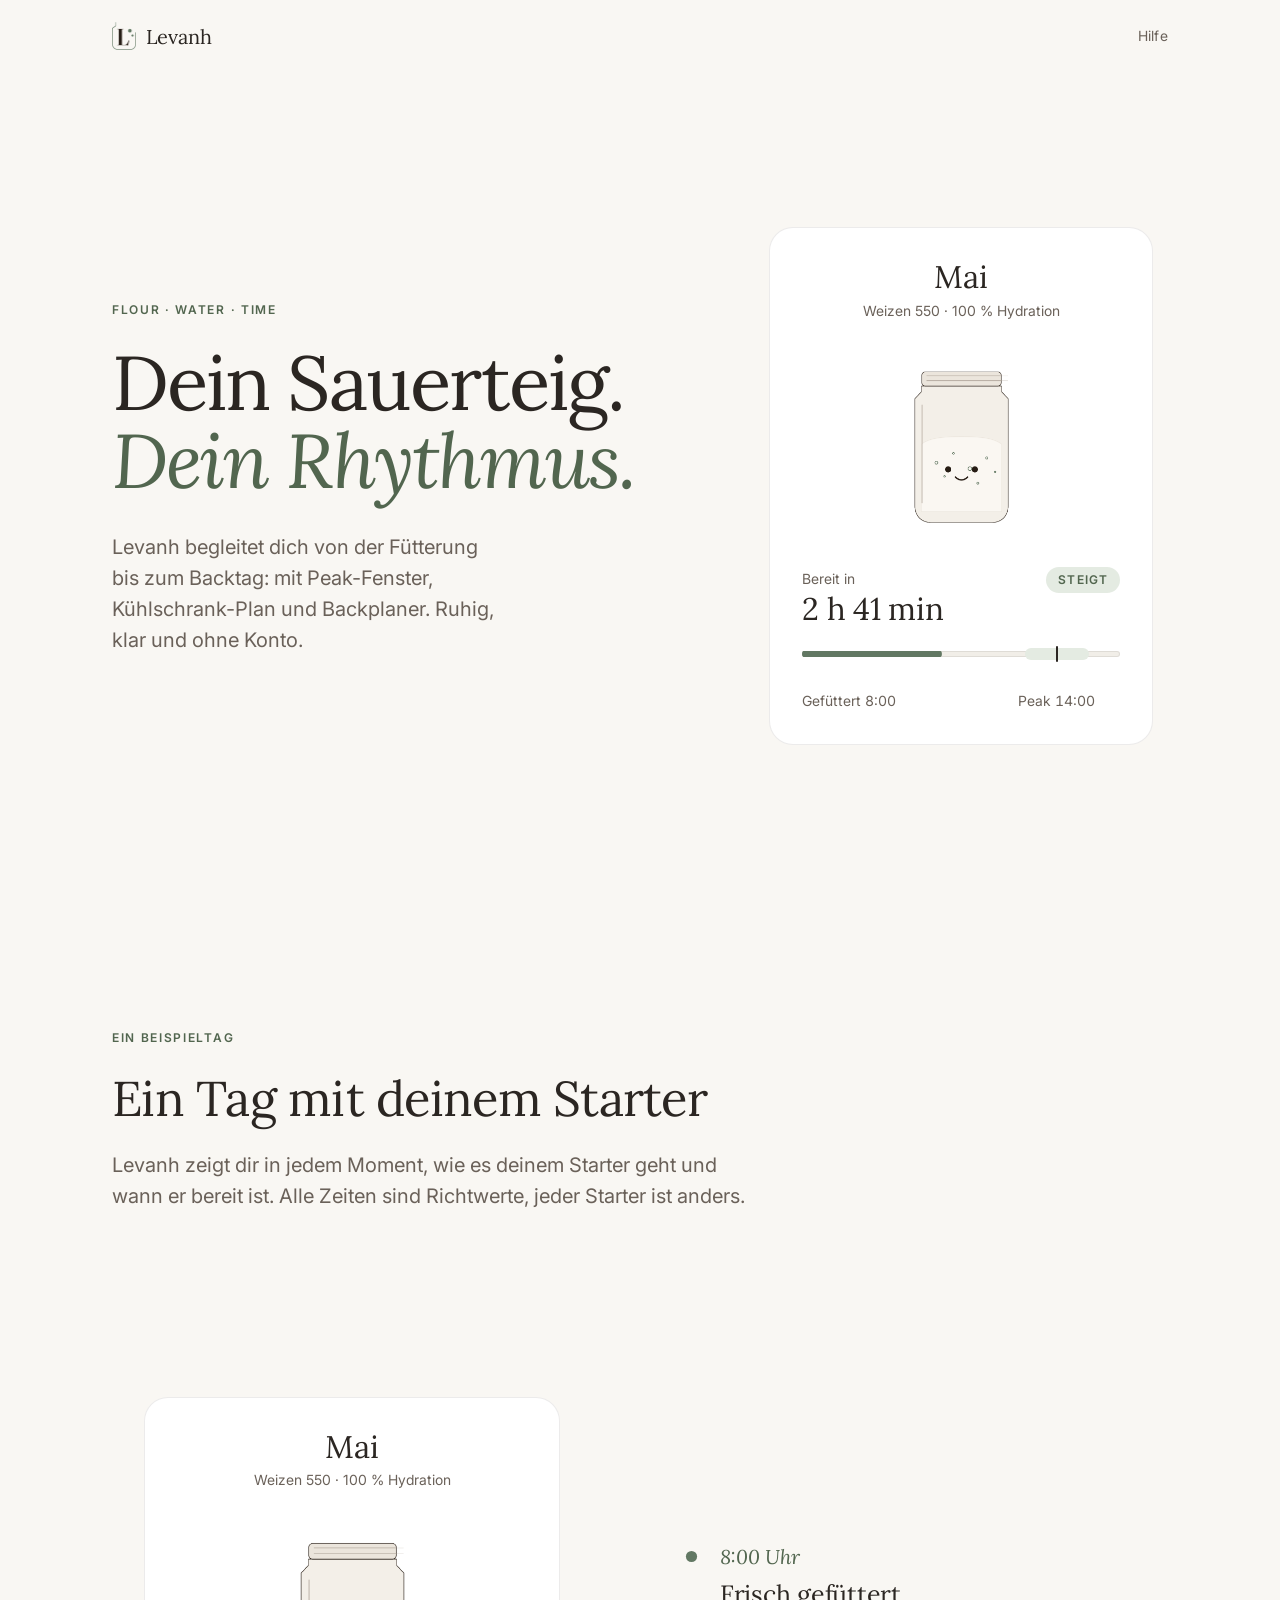
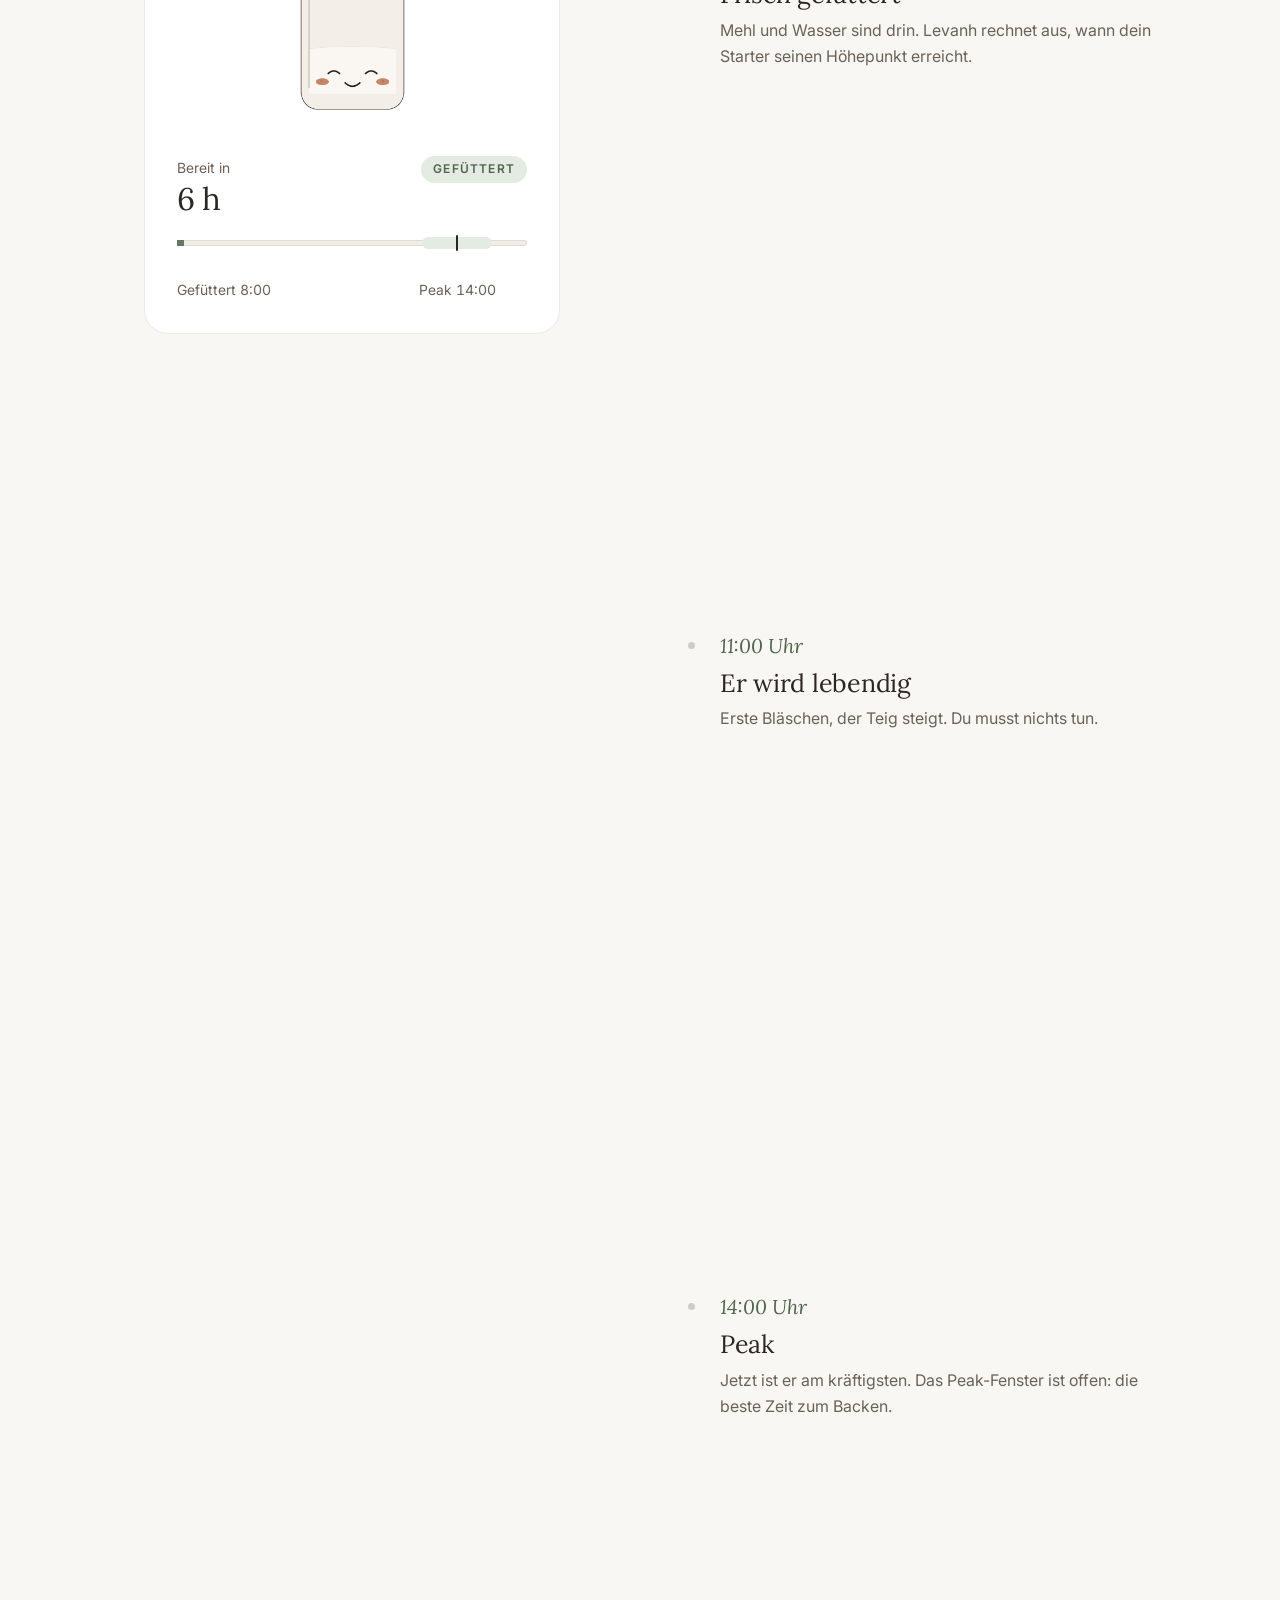
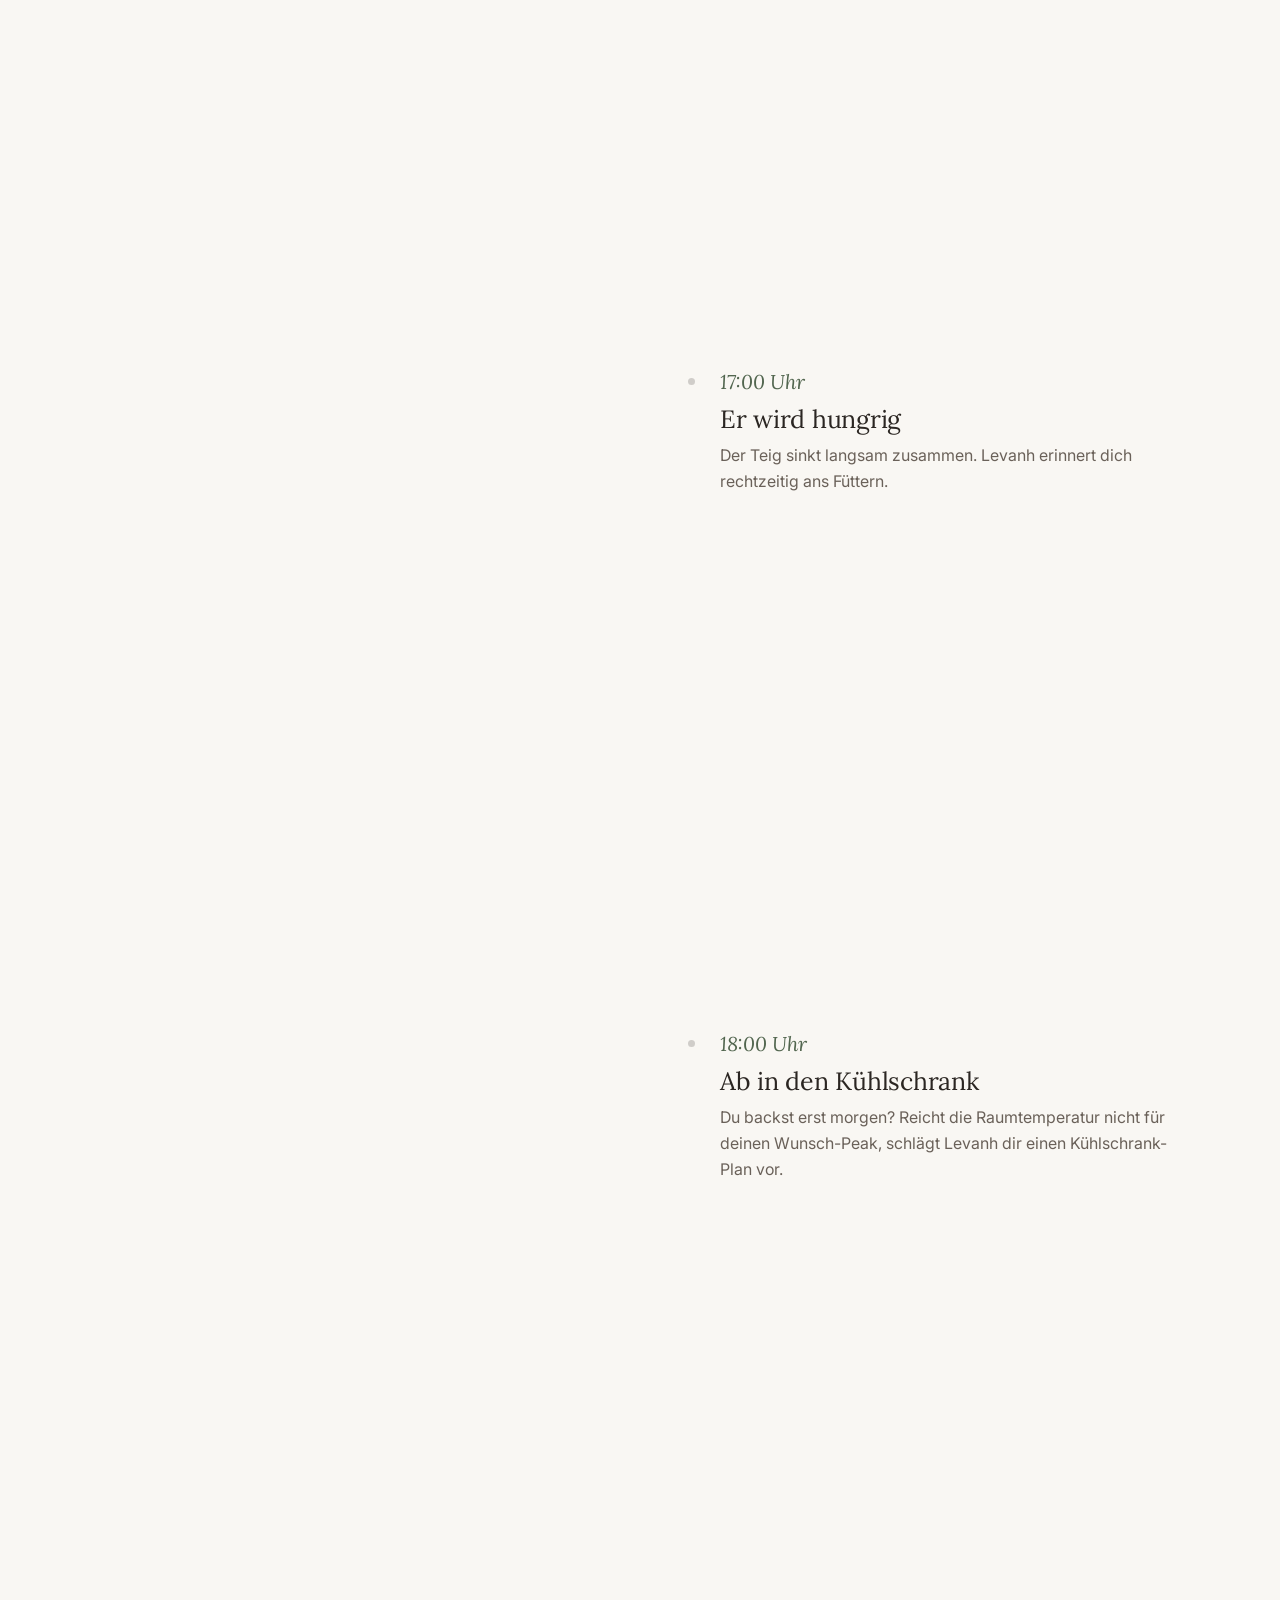
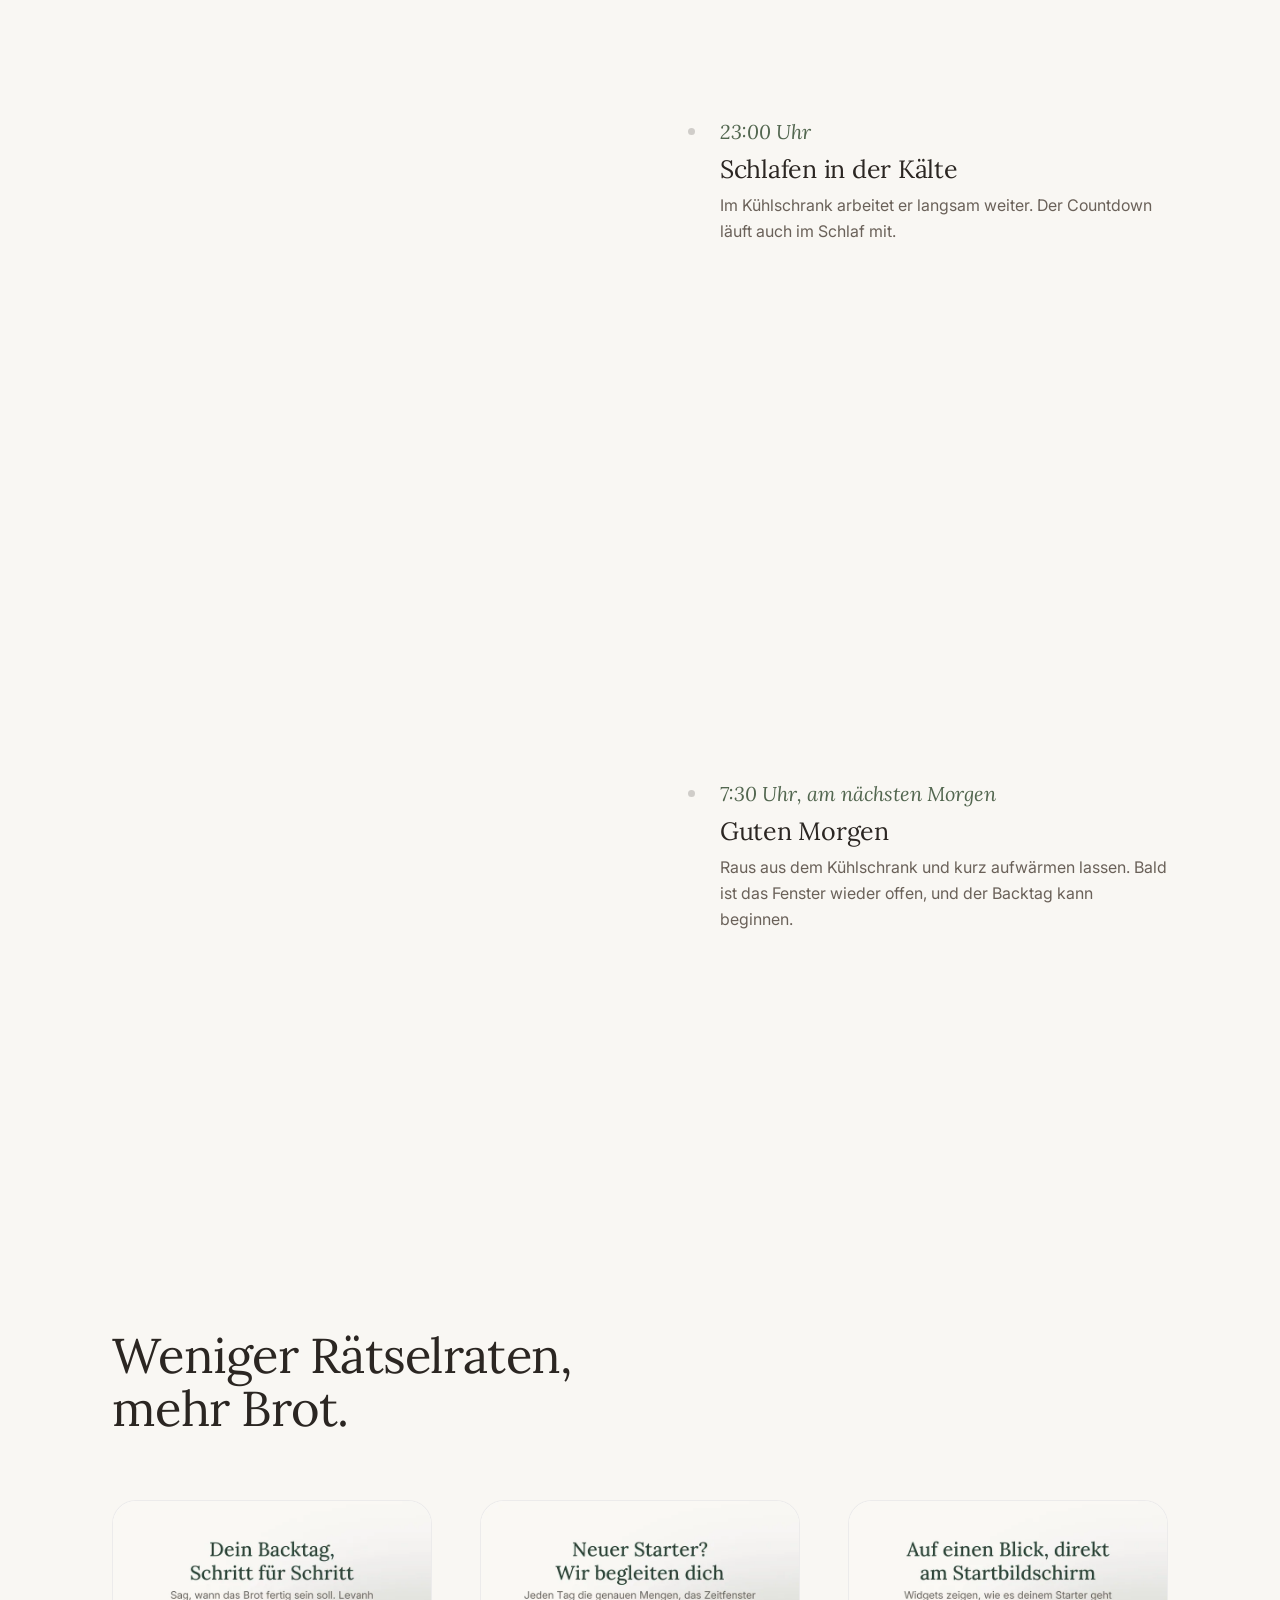
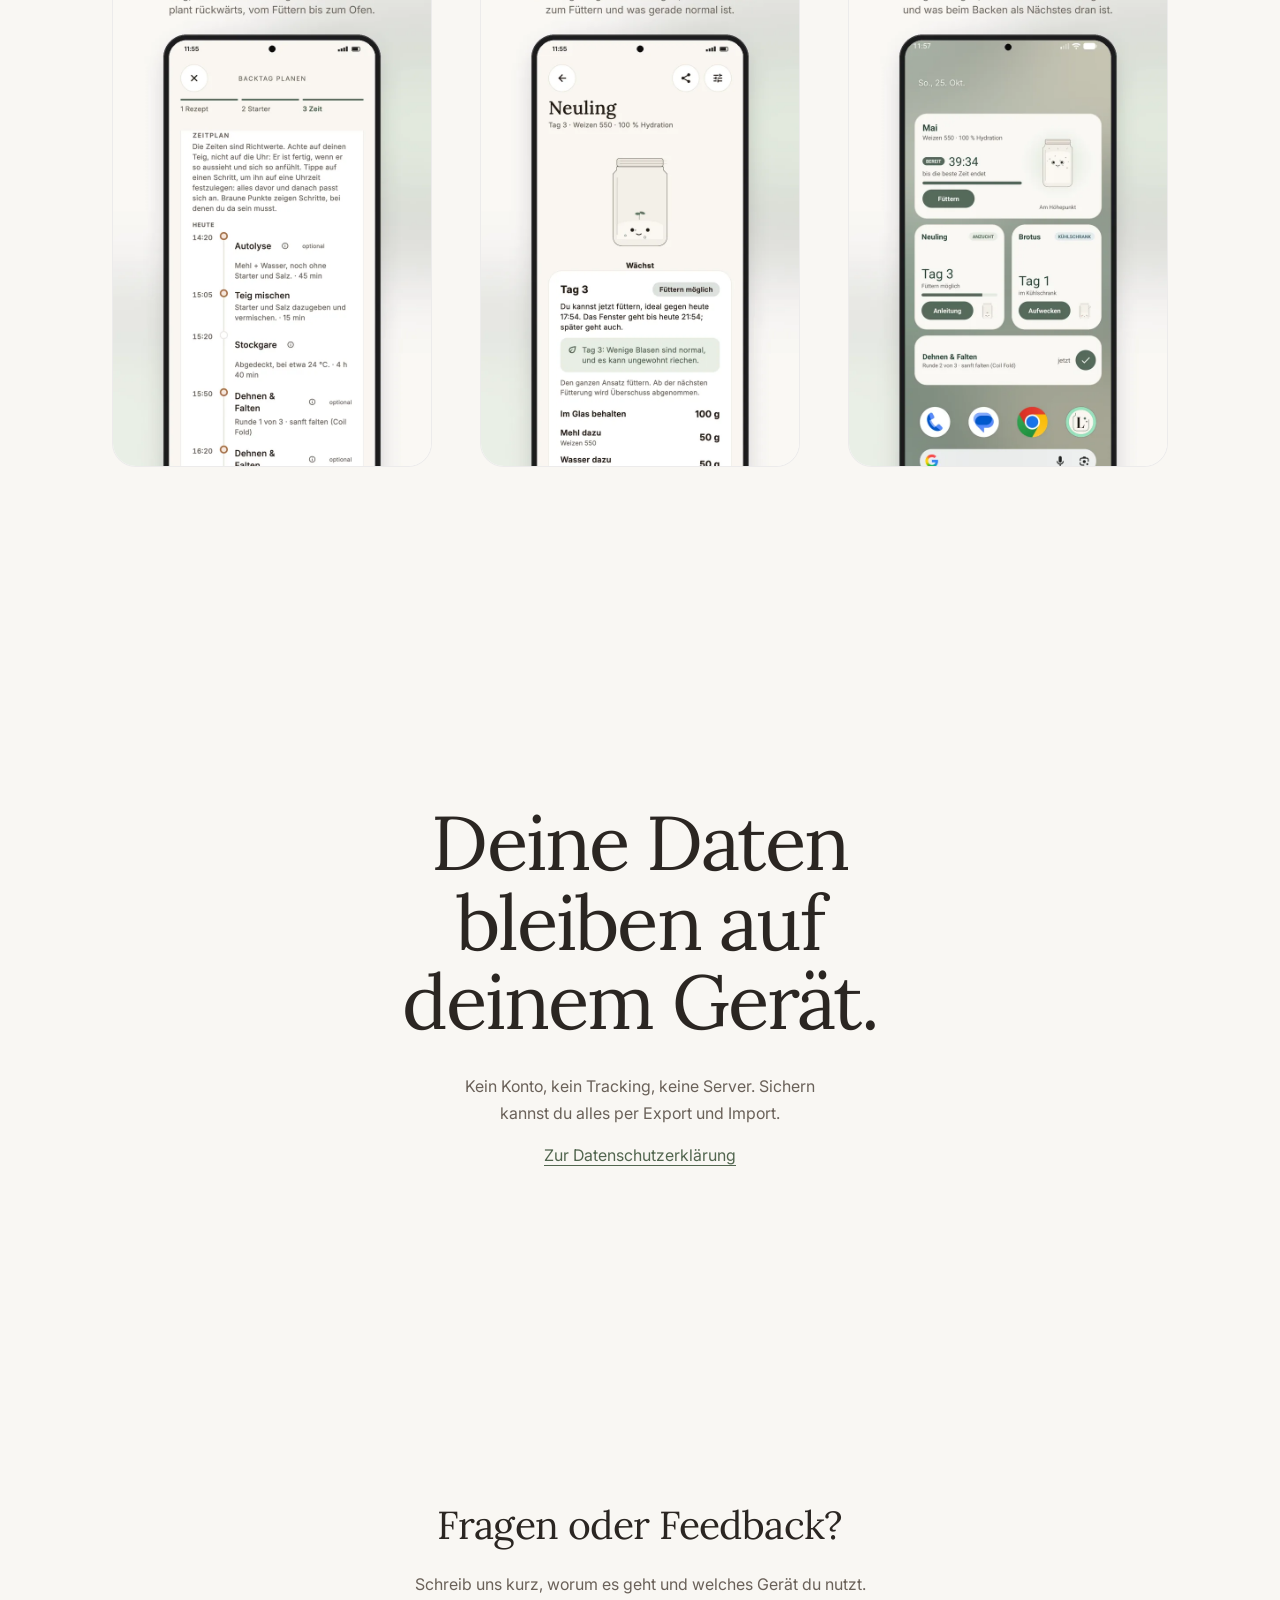
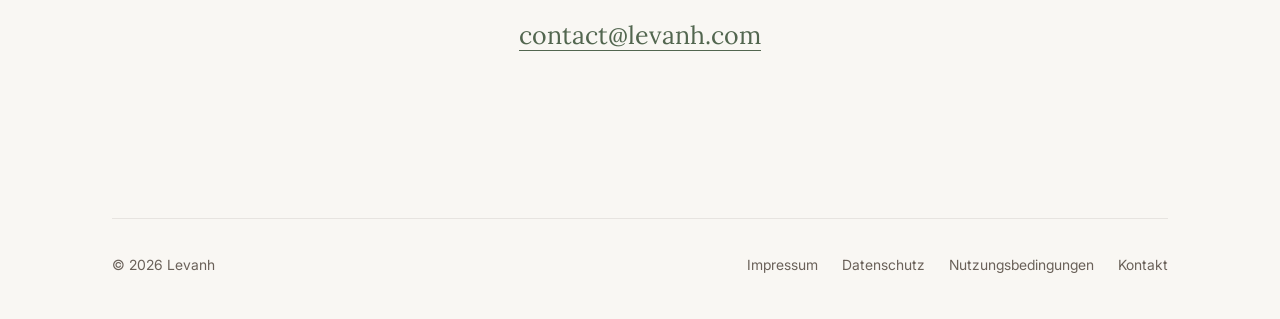
<file: index.html>
<!DOCTYPE html>
<html lang="de">
<head>
  <meta charset="UTF-8">
  <meta name="viewport" content="width=device-width, initial-scale=1.0">
  <title>Levanh – dein Sauerteig-Begleiter</title>
  <meta name="description" content="Levanh begleitet dich von der Fütterung bis zum Backtag: mit Peak-Fenster, Kühlschrank-Plan und Backplaner. Alle Daten bleiben auf deinem Gerät.">
  <meta name="color-scheme" content="light dark">
  <meta name="theme-color" content="#F9F7F3" media="(prefers-color-scheme: light)">
  <meta name="theme-color" content="#171513" media="(prefers-color-scheme: dark)">
  <link rel="canonical" href="https://levanh.com/">
  <link rel="icon" type="image/png" href="favicon.png">
  <link rel="apple-touch-icon" href="apple-touch-icon.png">
  <link rel="preload" href="fonts/lora-400.woff2" as="font" type="font/woff2" crossorigin>
  <link rel="preload" href="fonts/inter-400.woff2" as="font" type="font/woff2" crossorigin>
  <link rel="stylesheet" href="style.css">
  <script src="script.js" defer></script>
  <meta property="og:type" content="website">
  <meta property="og:locale" content="de_DE">
  <meta property="og:site_name" content="Levanh">
  <meta property="og:url" content="https://levanh.com/">
  <meta property="og:title" content="Levanh – dein Sauerteig-Begleiter">
  <meta property="og:description" content="Von der Fütterung bis zum Backtag: Peak-Fenster, Kühlschrank-Plan und Backplaner. Alle Daten bleiben auf deinem Gerät.">
  <meta property="og:image" content="https://levanh.com/og-image.png">
  <meta property="og:image:width" content="1200">
  <meta property="og:image:height" content="630">
  <meta name="twitter:card" content="summary_large_image">
</head>
<body>

  <a class="skip" href="#inhalt">Zum Inhalt springen</a>

  <header class="site-header">
    <div class="wrap bar">
      <a class="brand" href="index.html">
        <picture>
          <source srcset="img/logo-dark.png" media="(prefers-color-scheme: dark)">
          <img src="img/logo.png" width="97" height="112" alt="">
        </picture>
        Levanh
      </a>
      <nav class="nav" aria-label="Hauptnavigation">
        <a href="#hilfe">Hilfe</a>
      </nav>
    </div>
  </header>

  <main id="inhalt">

    <!-- EINSTIEG -->
    <section class="hero" aria-labelledby="titel">
      <div class="wrap hero-grid">
        <div>
          <p class="label" lang="en">Flour · Water · Time</p>
          <h1 id="titel">Dein Sauerteig.<br><em>Dein Rhythmus.</em></h1>
          <p class="lead">Levanh begleitet dich von der Fütterung bis zum Backtag: mit Peak-Fenster, Kühlschrank-Plan und Backplaner. Ruhig, klar und ohne Konto.</p>
        </div>
        <figure class="hero-figure">
          <div class="card stage-card" aria-hidden="true">
            <div class="stage-head">
              <p class="stage-name">Mai</p>
              <p class="stage-meta">Weizen 550 · 100 % Hydration</p>
            </div>
            <picture class="stage-pics hero-pic">
              <source srcset="img/avatars/dark/active_rising.png" media="(prefers-color-scheme: dark)">
              <img src="img/avatars/active_rising.png" width="768" height="768" alt="" fetchpriority="high">
            </picture>
            <div class="stage-info">
              <p class="countdown"><span class="countdown-kicker">Bereit in</span> <span class="countdown-big">2 h 41 min</span></p>
              <p class="badge">Steigt</p>
            </div>
            <div class="peakbar" style="--value: 0.44">
              <span class="peakbar-window"></span><span class="peakbar-fill"></span><span class="peakbar-tick"></span>
            </div>
            <p class="peakbar-labels"><span>Gefüttert 8:00</span> <span class="peakbar-peak">Peak 14:00</span></p>
          </div>
          <figcaption class="visually-hidden">Beispielansicht der App: Der Starter Mai steigt und ist in 2 Stunden 41 Minuten bereit.</figcaption>
        </figure>
      </div>
    </section>

    <!-- EIN TAG MIT DEINEM STARTER -->
    <section class="section story" id="ein-tag" aria-labelledby="ein-tag-titel">
      <div class="wrap">
        <div class="section-head">
          <p class="label">Ein Beispieltag</p>
          <h2 id="ein-tag-titel">Ein Tag mit deinem Starter</h2>
          <p>Levanh zeigt dir in jedem Moment, wie es deinem Starter geht und wann er bereit ist. Alle Zeiten sind Richtwerte, jeder Starter ist anders.</p>
        </div>

        <div class="story-grid">
          <ol class="steps">
            <li class="step">
              <p class="step-time"><time datetime="08:00">8:00 Uhr</time></p>
              <h3>Frisch gefüttert</h3>
              <p>Mehl und Wasser sind drin. Levanh rechnet aus, wann dein Starter seinen Höhepunkt erreicht.</p>
              <div class="card mini">
                <picture class="mini-avatar">
                  <source srcset="img/avatars/dark/well_fed.png" media="(prefers-color-scheme: dark)">
                  <img src="img/avatars/well_fed.png" width="768" height="768" alt="Zufriedenes Glas mit wenig Teig und roten Wangen" loading="lazy">
                </picture>
                <div class="mini-info">
                  <p class="badge">Gefüttert</p>
                  <p class="countdown"><span class="countdown-kicker">Bereit in</span> <span class="countdown-big">6 h</span></p>
                </div>
                <div class="peakbar" aria-hidden="true" style="--value: 0.02">
                  <span class="peakbar-window"></span><span class="peakbar-fill"></span><span class="peakbar-tick"></span>
                </div>
                <p class="peakbar-labels"><span>Gefüttert <span class="peakbar-fed">8:00</span></span> <span class="peakbar-peak">Peak <span class="peakbar-peak-time">14:00</span></span></p>
              </div>
            </li>
            <li class="step">
              <p class="step-time"><time datetime="11:00">11:00 Uhr</time></p>
              <h3>Er wird lebendig</h3>
              <p>Erste Bläschen, der Teig steigt. Du musst nichts tun.</p>
              <div class="card mini">
                <picture class="mini-avatar">
                  <source srcset="img/avatars/dark/active_rising.png" media="(prefers-color-scheme: dark)">
                  <img src="img/avatars/active_rising.png" width="768" height="768" alt="Glas halb voll, mit Bläschen und fröhlichem Gesicht" loading="lazy">
                </picture>
                <div class="mini-info">
                  <p class="badge">Steigt</p>
                  <p class="countdown"><span class="countdown-kicker">Bereit in</span> <span class="countdown-big">3 h</span></p>
                </div>
                <div class="peakbar" aria-hidden="true" style="--value: 0.4">
                  <span class="peakbar-window"></span><span class="peakbar-fill"></span><span class="peakbar-tick"></span>
                </div>
                <p class="peakbar-labels"><span>Gefüttert <span class="peakbar-fed">8:00</span></span> <span class="peakbar-peak">Peak <span class="peakbar-peak-time">14:00</span></span></p>
              </div>
            </li>
            <li class="step">
              <p class="step-time"><time datetime="14:00">14:00 Uhr</time></p>
              <h3>Peak</h3>
              <p>Jetzt ist er am kräftigsten. Das Peak-Fenster ist offen: die beste Zeit zum Backen.</p>
              <div class="card mini">
                <picture class="mini-avatar">
                  <source srcset="img/avatars/dark/peak_power.png" media="(prefers-color-scheme: dark)">
                  <img src="img/avatars/peak_power.png" width="768" height="768" alt="Randvolles Glas mit vielen Bläschen und großen Augen" loading="lazy">
                </picture>
                <div class="mini-info">
                  <p class="badge">Peak</p>
                  <p class="countdown"><span class="countdown-kicker">Peak-Fenster</span> <span class="countdown-big">Jetzt offen</span></p>
                </div>
                <div class="peakbar" aria-hidden="true" style="--value: 0.8">
                  <span class="peakbar-window"></span><span class="peakbar-fill"></span><span class="peakbar-tick"></span>
                </div>
                <p class="peakbar-labels"><span>Gefüttert <span class="peakbar-fed">8:00</span></span> <span class="peakbar-peak">Peak <span class="peakbar-peak-time">14:00</span></span></p>
              </div>
            </li>
            <li class="step">
              <p class="step-time"><time datetime="17:00">17:00 Uhr</time></p>
              <h3>Er wird hungrig</h3>
              <p>Der Teig sinkt langsam zusammen. Levanh erinnert dich rechtzeitig ans Füttern.</p>
              <div class="card mini">
                <picture class="mini-avatar">
                  <source srcset="img/avatars/dark/getting_hungry.png" media="(prefers-color-scheme: dark)">
                  <img src="img/avatars/getting_hungry.png" width="768" height="768" alt="Glas mit eingesunkenem Teig und besorgtem Gesicht" loading="lazy">
                </picture>
                <div class="mini-info">
                  <p class="badge badge-crust">Hungrig</p>
                  <p class="countdown"><span class="countdown-kicker">Peak vorbei seit</span> <span class="countdown-big">3 h</span></p>
                </div>
                <div class="peakbar" aria-hidden="true" style="--value: 1">
                  <span class="peakbar-window"></span><span class="peakbar-fill"></span><span class="peakbar-tick"></span>
                </div>
                <p class="peakbar-labels"><span>Gefüttert <span class="peakbar-fed">8:00</span></span> <span class="peakbar-peak">Peak <span class="peakbar-peak-time">14:00</span></span></p>
              </div>
            </li>
            <li class="step">
              <p class="step-time"><time datetime="18:00">18:00 Uhr</time></p>
              <h3>Ab in den Kühlschrank</h3>
              <p>Du backst erst morgen? Reicht die Raumtemperatur nicht für deinen Wunsch-Peak, schlägt Levanh dir einen Kühlschrank-Plan vor.</p>
              <div class="card mini">
                <picture class="mini-avatar">
                  <source srcset="img/avatars/dark/cooling_down.png" media="(prefers-color-scheme: dark)">
                  <img src="img/avatars/cooling_down.png" width="768" height="768" alt="Glas mit Schal und Schneeflocken" loading="lazy">
                </picture>
                <div class="mini-info">
                  <p class="badge">Kühlt ab</p>
                  <p class="countdown"><span class="countdown-kicker">Bereit in</span> <span class="countdown-big">15 h</span></p>
                </div>
                <div class="peakbar" aria-hidden="true" style="--value: 0.03">
                  <span class="peakbar-window"></span><span class="peakbar-fill"></span><span class="peakbar-tick"></span>
                </div>
                <p class="peakbar-labels"><span>Gefüttert <span class="peakbar-fed">18:00</span></span> <span class="peakbar-peak">Peak <span class="peakbar-peak-time">9:00</span></span></p>
              </div>
            </li>
            <li class="step">
              <p class="step-time"><time datetime="23:00">23:00 Uhr</time></p>
              <h3>Schlafen in der Kälte</h3>
              <p>Im Kühlschrank arbeitet er langsam weiter. Der Countdown läuft auch im Schlaf mit.</p>
              <div class="card mini">
                <picture class="mini-avatar">
                  <source srcset="img/avatars/dark/sleeping_rising.png" media="(prefers-color-scheme: dark)">
                  <img src="img/avatars/sleeping_rising.png" width="768" height="768" alt="Schlafendes Glas, halb voll, mit kleinen Z über dem Deckel" loading="lazy">
                </picture>
                <div class="mini-info">
                  <p class="badge">Schläft</p>
                  <p class="countdown"><span class="countdown-kicker">Bereit in</span> <span class="countdown-big">10 h</span></p>
                </div>
                <div class="peakbar" aria-hidden="true" style="--value: 0.27">
                  <span class="peakbar-window"></span><span class="peakbar-fill"></span><span class="peakbar-tick"></span>
                </div>
                <p class="peakbar-labels"><span>Gefüttert <span class="peakbar-fed">18:00</span></span> <span class="peakbar-peak">Peak <span class="peakbar-peak-time">9:00</span></span></p>
              </div>
            </li>
            <li class="step">
              <p class="step-time"><time datetime="07:30">7:30 Uhr, am nächsten Morgen</time></p>
              <h3>Guten Morgen</h3>
              <p>Raus aus dem Kühlschrank und kurz aufwärmen lassen. Bald ist das Fenster wieder offen, und der Backtag kann beginnen.</p>
              <div class="card mini">
                <picture class="mini-avatar">
                  <source srcset="img/avatars/dark/waking_up.png" media="(prefers-color-scheme: dark)">
                  <img src="img/avatars/waking_up.png" width="768" height="768" alt="Gähnendes Glas mit roten Wangen" loading="lazy">
                </picture>
                <div class="mini-info">
                  <p class="badge">Wacht auf</p>
                  <p class="countdown"><span class="countdown-kicker">Bereit in</span> <span class="countdown-big">1 h 30 min</span></p>
                </div>
                <div class="peakbar" aria-hidden="true" style="--value: 0.72">
                  <span class="peakbar-window"></span><span class="peakbar-fill"></span><span class="peakbar-tick"></span>
                </div>
                <p class="peakbar-labels"><span>Gefüttert <span class="peakbar-fed">18:00</span></span> <span class="peakbar-peak">Peak <span class="peakbar-peak-time">9:00</span></span></p>
              </div>
            </li>
          </ol>
        </div>
      </div>
    </section>

    <!-- FUNKTIONEN: echte App-Screens -->
    <section class="section" id="funktionen" aria-labelledby="funktionen-titel">
      <div class="wrap">
        <div class="section-head">
          <h2 id="funktionen-titel">Weniger Rätselraten, mehr Brot.</h2>
        </div>

        <div class="screens" tabindex="0" role="region" aria-label="Ansichten aus der App">
          <figure class="screen">
            <picture>
              <source srcset="img/screens/backtag.webp" type="image/webp">
              <img src="img/screens/backtag.jpg" width="720" height="1280" loading="lazy" alt="Dein Backtag, Schritt für Schritt: Sag, wann das Brot fertig sein soll. Levanh plant rückwärts, vom Füttern bis zum Ofen. Darunter die App mit dem Zeitplan: Autolyse um 14:20, Teig mischen um 15:05, Stockgare um 15:20, Dehnen und Falten um 15:50.">
            </picture>
          </figure>
          <figure class="screen">
            <picture>
              <source srcset="img/screens/anzucht.webp" type="image/webp">
              <img src="img/screens/anzucht.jpg" width="720" height="1280" loading="lazy" alt="Neuer Starter? Wir begleiten dich: Jeden Tag die genauen Mengen, das Zeitfenster zum Füttern und was gerade normal ist. Darunter die App mit dem Starter „Neuling“ an Tag 3: 100 g im Glas behalten, 50 g Mehl und 50 g Wasser dazu.">
            </picture>
          </figure>
          <figure class="screen">
            <picture>
              <source srcset="img/screens/widgets.webp" type="image/webp">
              <img src="img/screens/widgets.jpg" width="720" height="1280" loading="lazy" alt="Auf einen Blick, direkt am Startbildschirm: Widgets zeigen, wie es deinem Starter geht und was beim Backen als Nächstes dran ist. Darunter ein Handy-Startbildschirm mit Widgets für die Starter Mai, Neuling und Brotus und dem nächsten Backschritt „Dehnen und Falten“.">
            </picture>
          </figure>
        </div>

        <!-- VIDEO – einblenden, sobald video/levanh.mp4 und video/levanh-poster.jpg existieren.
             Stumm, unter 5 MB. Beschreibung an den Inhalt anpassen.
        <figure class="video">
          <video src="video/levanh.mp4" poster="video/levanh-poster.jpg" width="720" height="1280" muted loop playsinline preload="none" aria-describedby="video-text"></video>
          <button class="btn" type="button" data-video-toggle>Video abspielen</button>
          <figcaption id="video-text">Kurze Beschreibung, was im Video passiert</figcaption>
        </figure>
        -->
      </div>
    </section>

    <!-- FOTOS – einblenden, sobald eigene Fotos in img/ liegen (z. B. Glas auf Leinen, Brot im Anschnitt).
         JPG oder WebP, ca. 1600 px breit, unter 300 KB. width/height an das Foto anpassen, alt-Text beschreiben.
    <section class="section" aria-label="Eindrücke">
      <div class="wrap">
        <figure class="photo">
          <img src="img/foto-glas.jpg" width="1600" height="1000" alt="" loading="lazy">
        </figure>
      </div>
    </section>
    -->

    <!-- HALTUNG -->
    <section class="section promise-section" aria-labelledby="daten-titel">
      <div class="wrap promise">
        <h2 class="promise-statement" id="daten-titel">Deine Daten bleiben auf deinem Gerät.</h2>
        <p>Kein Konto, kein Tracking, keine Server. Sichern kannst du alles per Export und Import.</p>
        <p><a href="datenschutz.html">Zur Datenschutzerklärung</a></p>
      </div>
    </section>

    <!-- HILFE / KONTAKT (auch Support-Adresse für die Stores: levanh.com/#hilfe) -->
    <section class="section contact-section" id="hilfe" aria-labelledby="hilfe-titel">
      <div class="wrap contact">
        <h2 id="hilfe-titel">Fragen oder Feedback?</h2>
        <p>Schreib uns kurz, worum es geht und welches Gerät du nutzt.</p>
        <a class="mail" href="mailto:contact@levanh.com?subject=Levanh">contact@levanh.com</a>
      </div>
    </section>

  </main>

  <footer class="site-footer">
    <div class="wrap foot">
      <p>© 2026 Levanh</p>
      <nav aria-label="Rechtliches">
        <a href="impressum.html">Impressum</a>
        <a href="datenschutz.html">Datenschutz</a>
        <a href="nutzungsbedingungen.html">Nutzungsbedingungen</a>
        <a href="mailto:contact@levanh.com">Kontakt</a>
      </nav>
    </div>
  </footer>

</body>
</html>
</file>
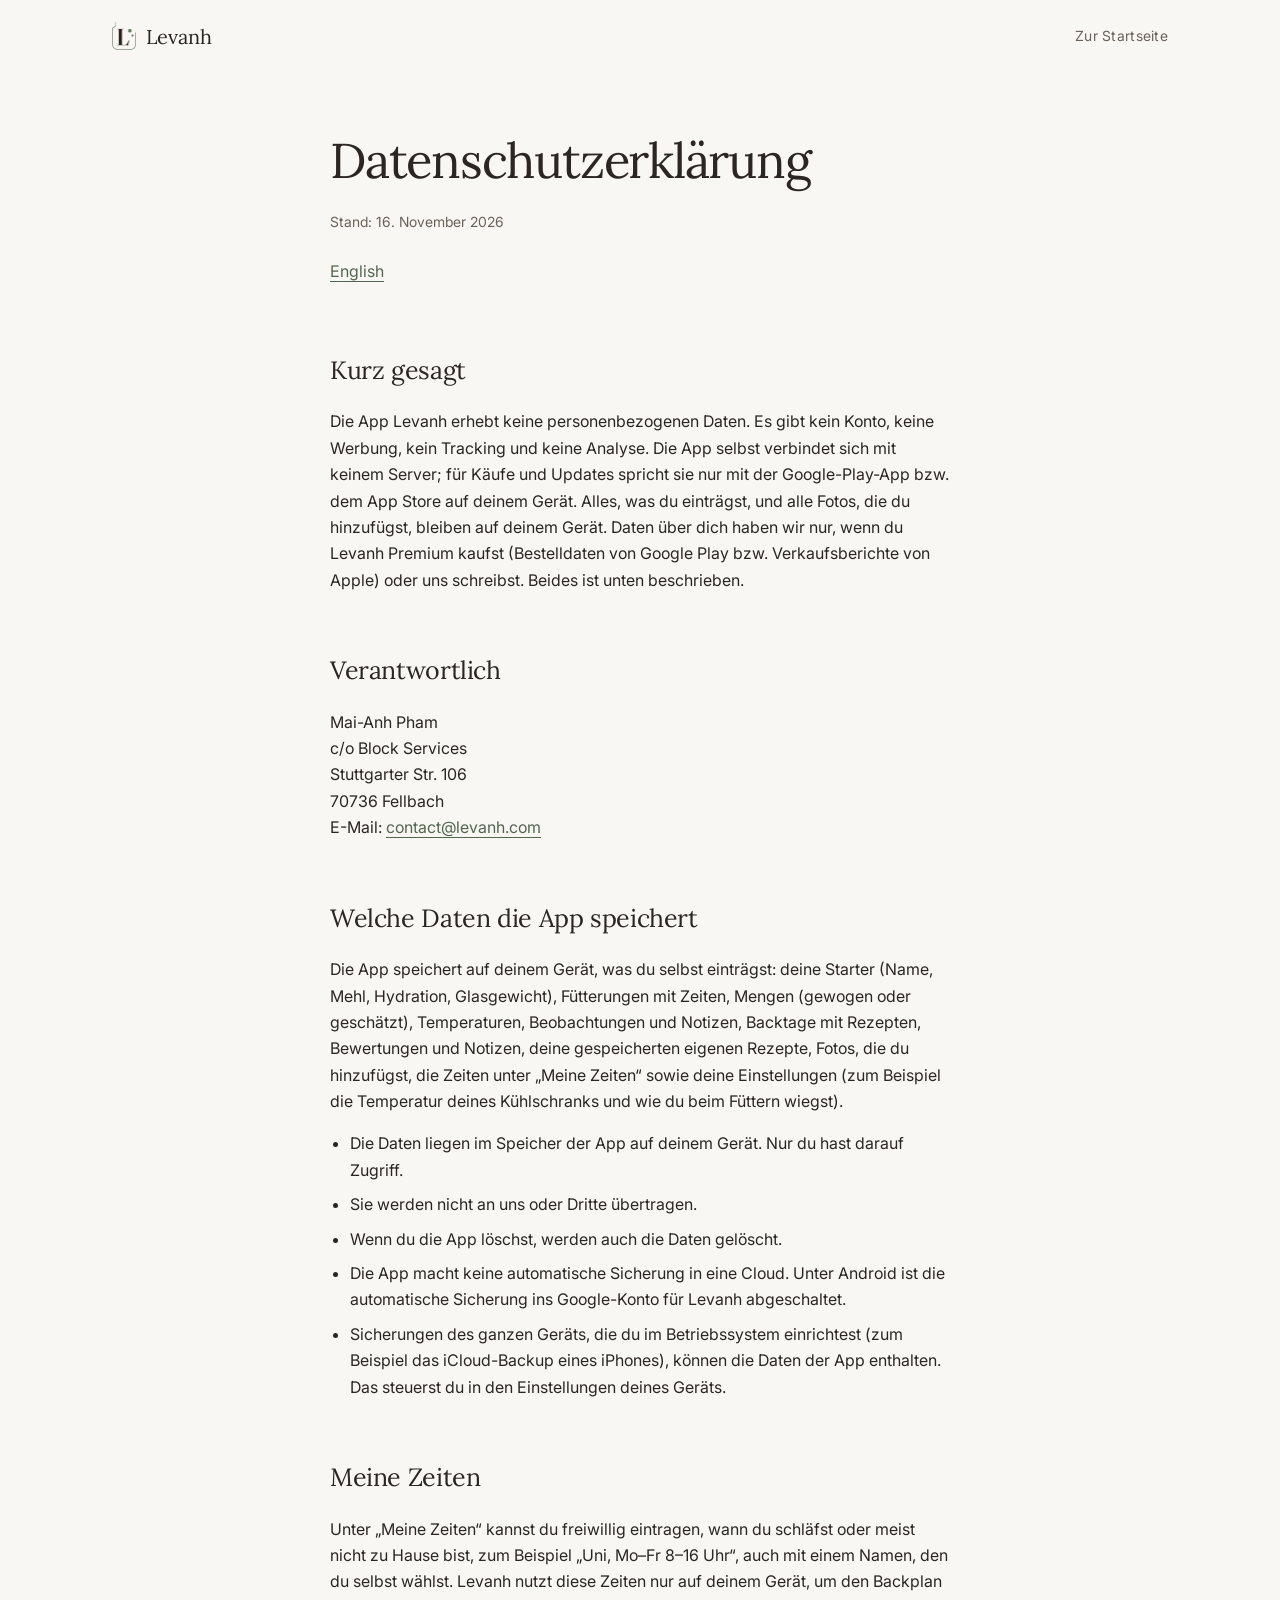
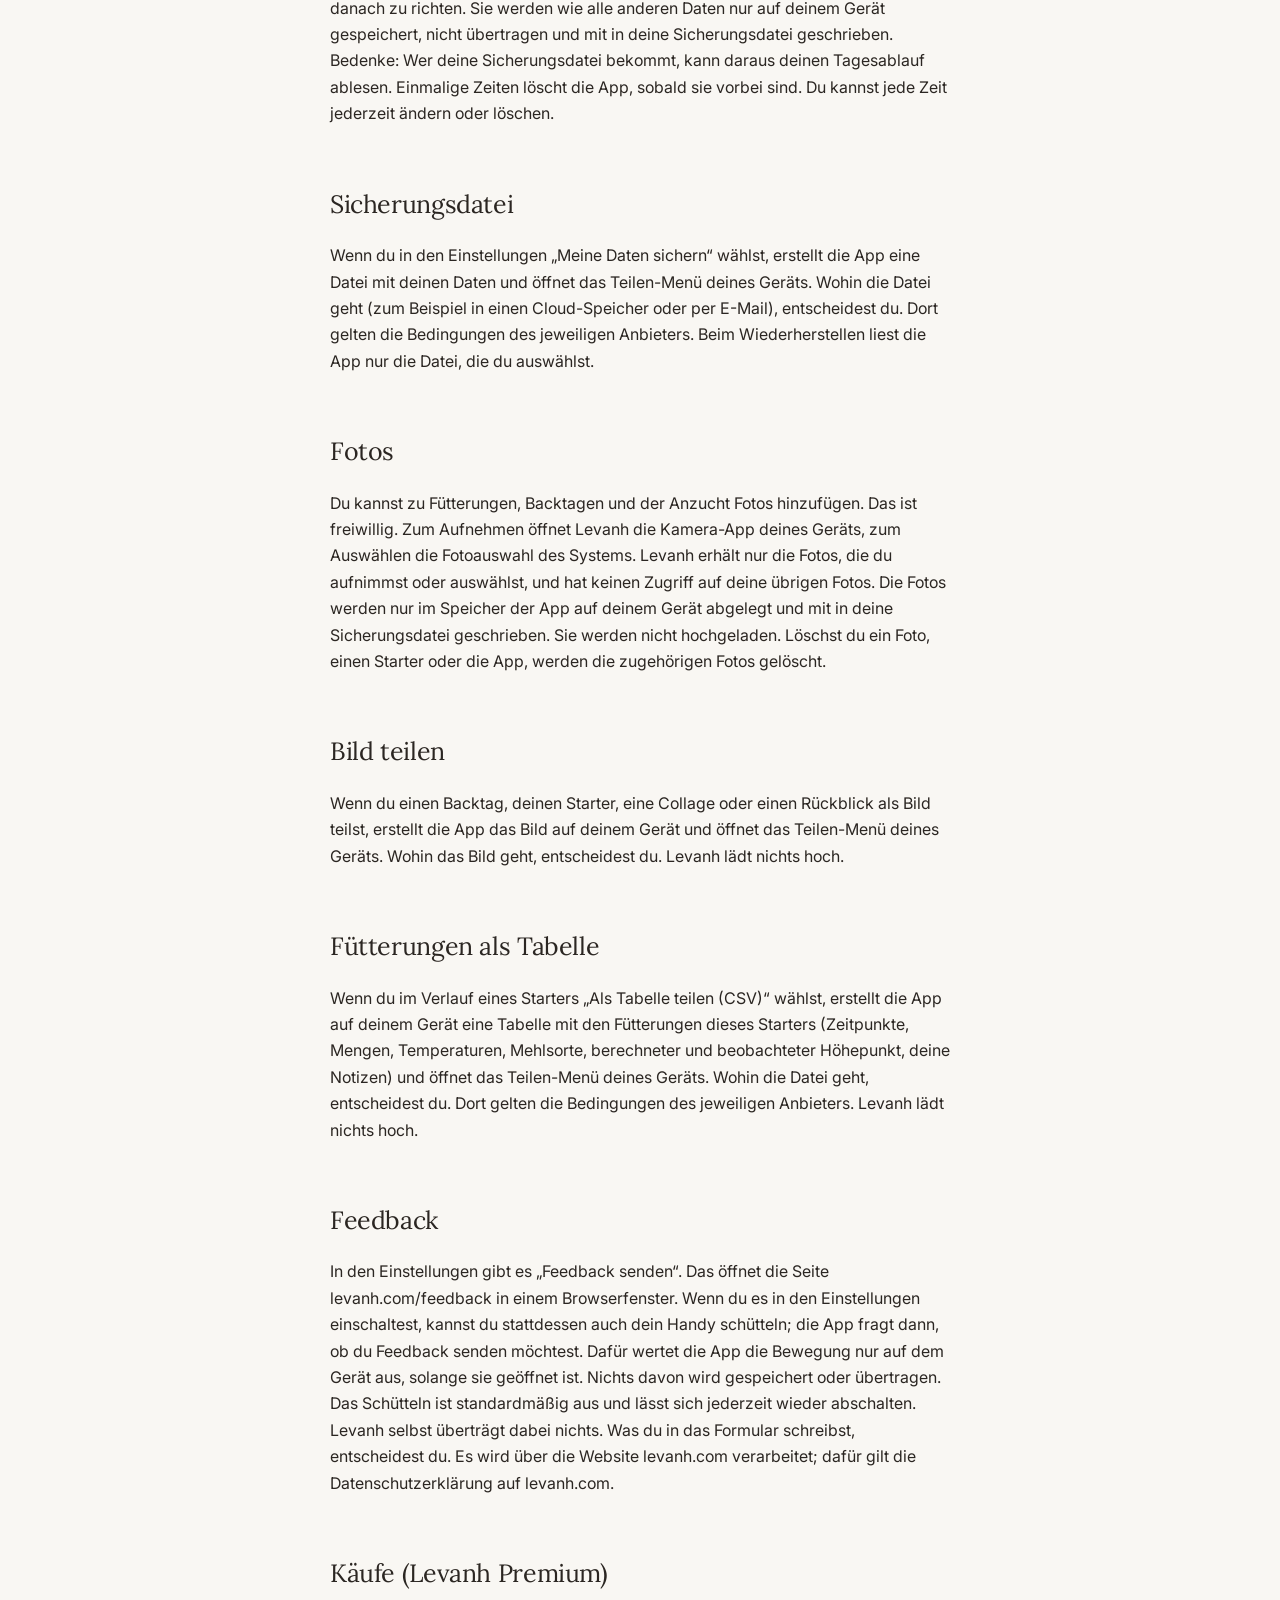
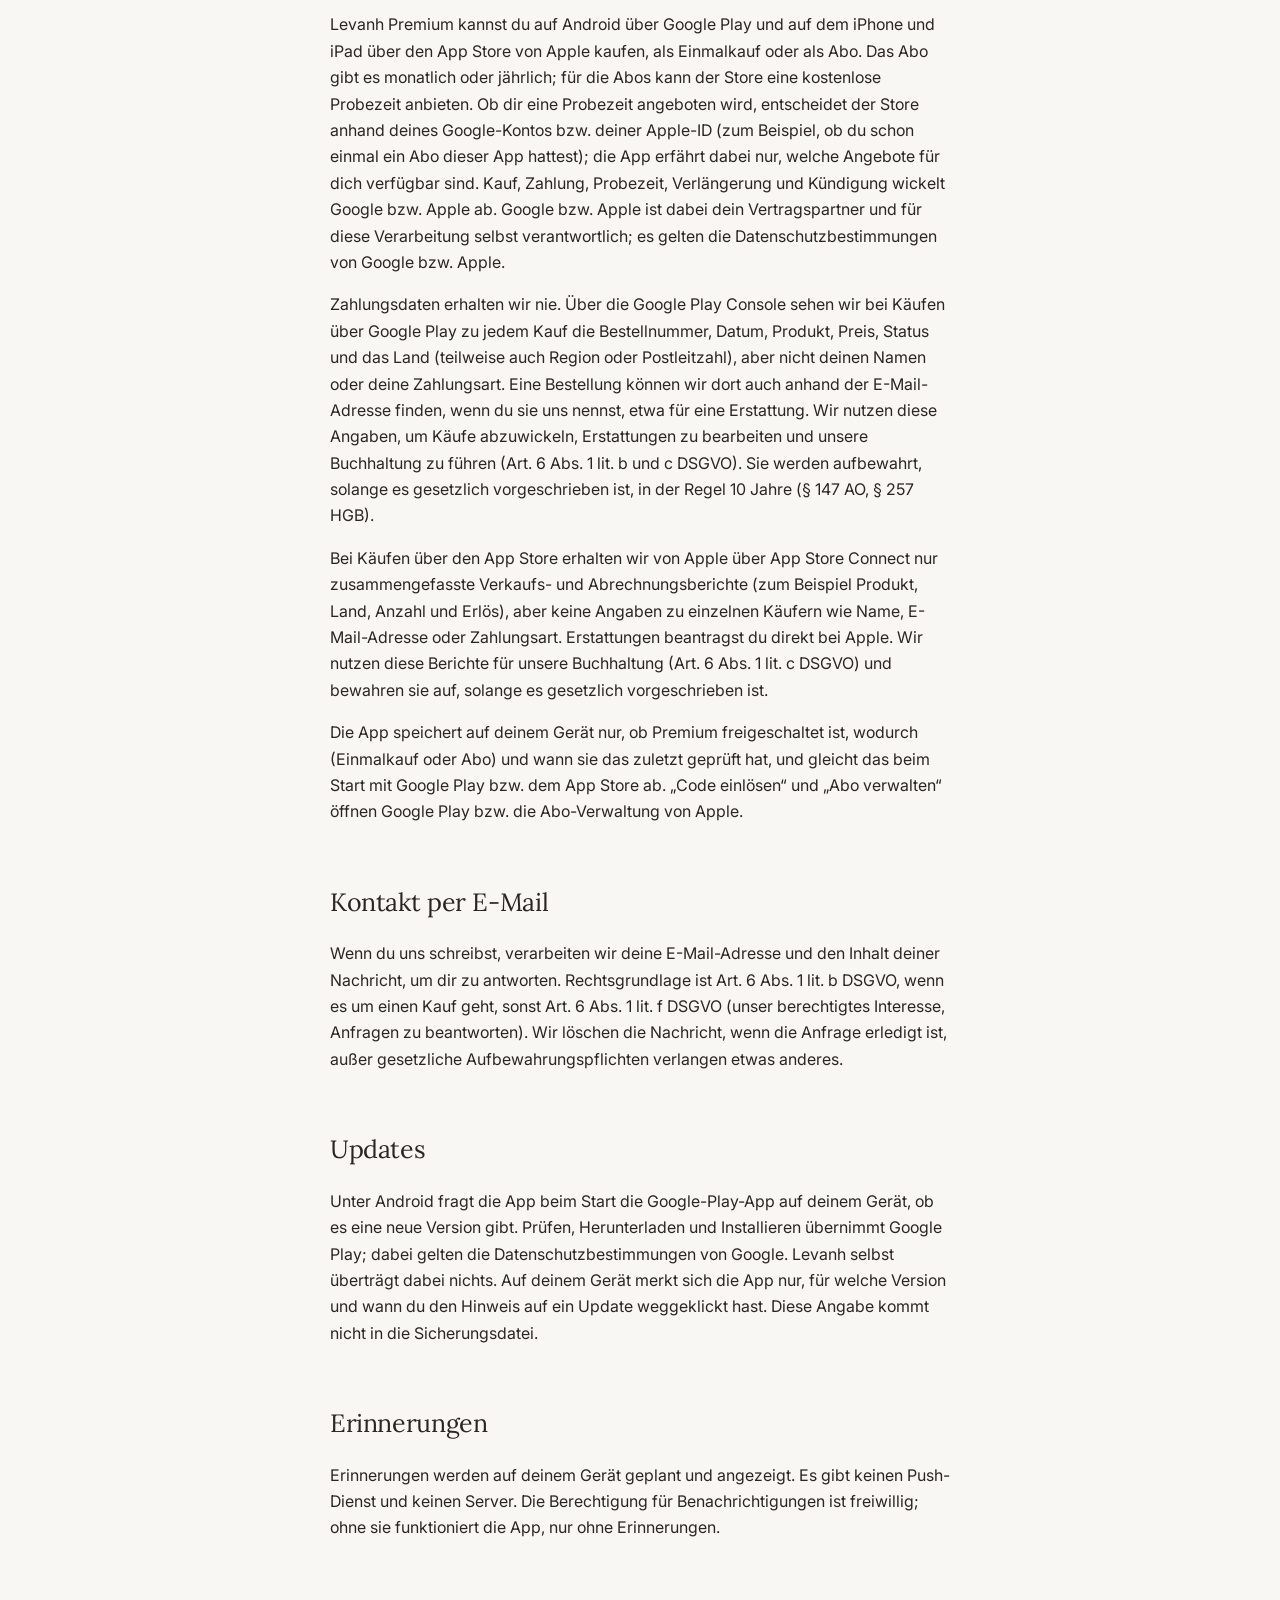
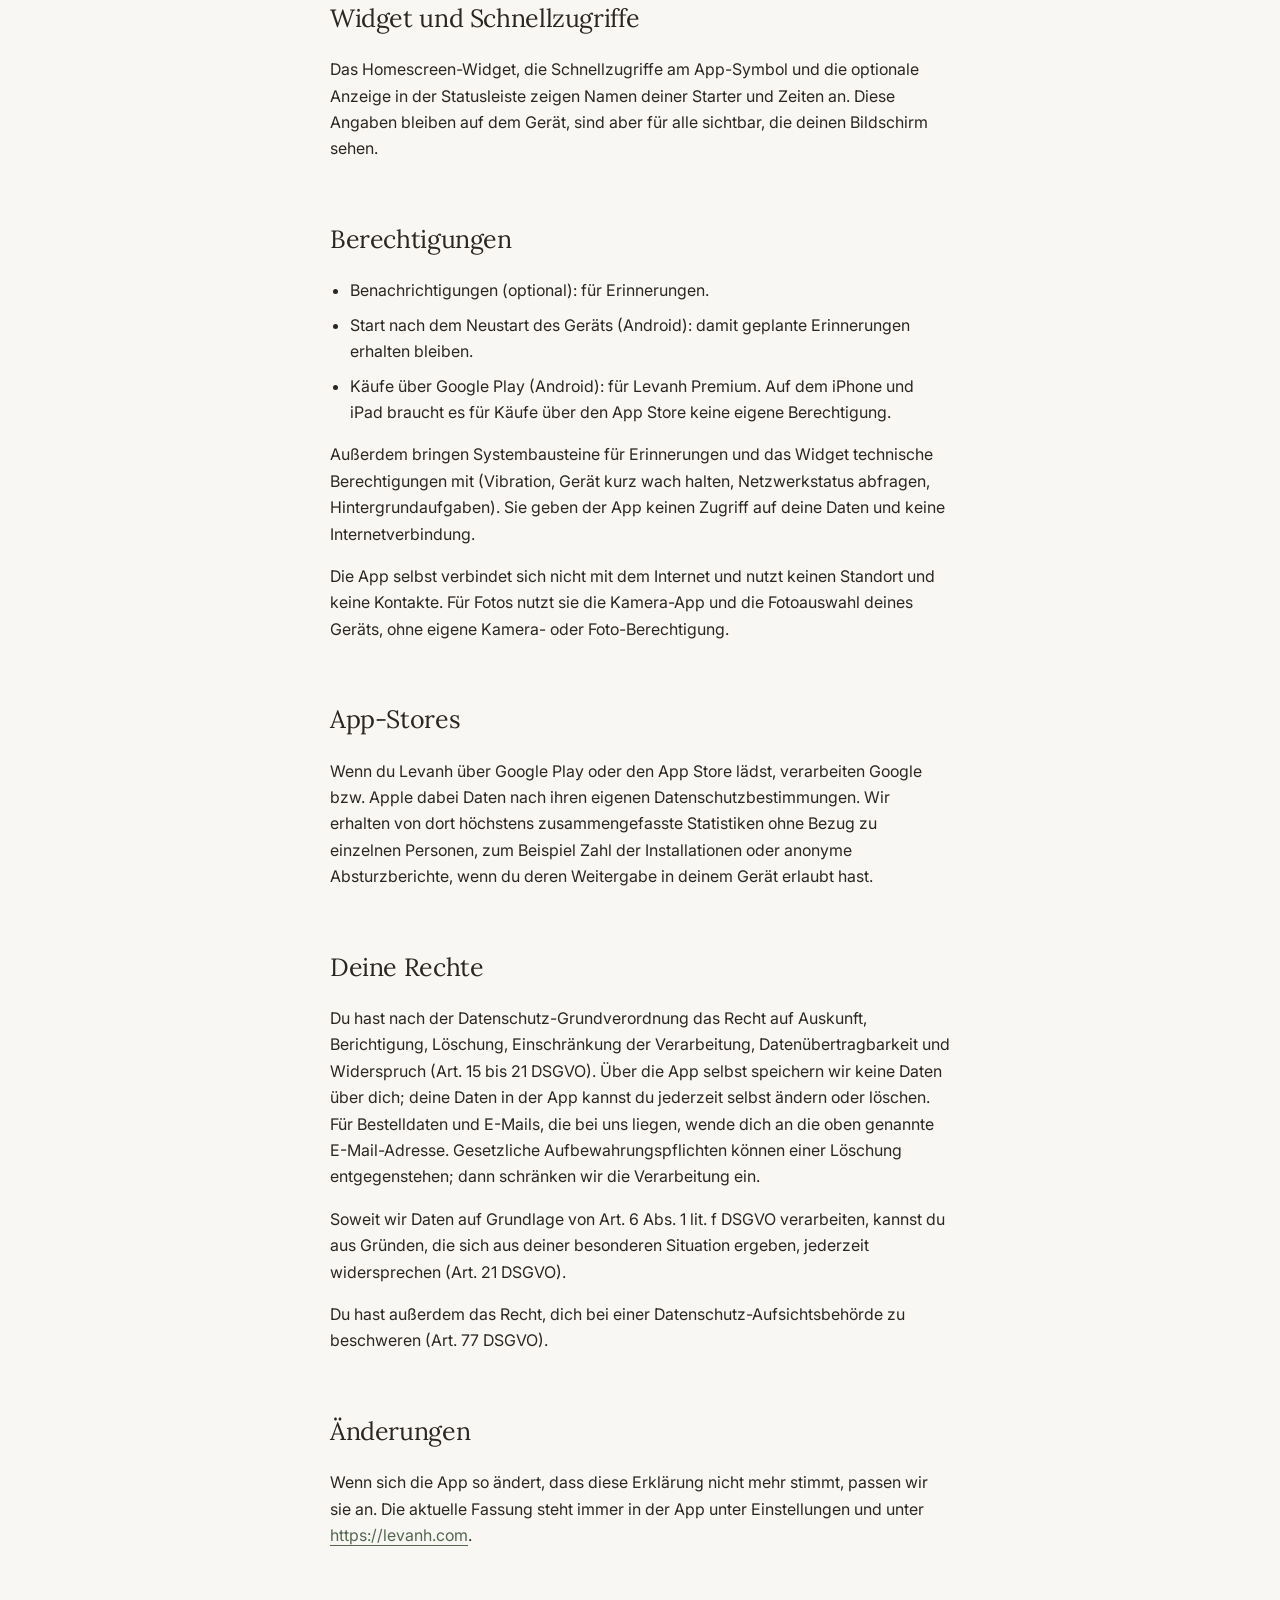
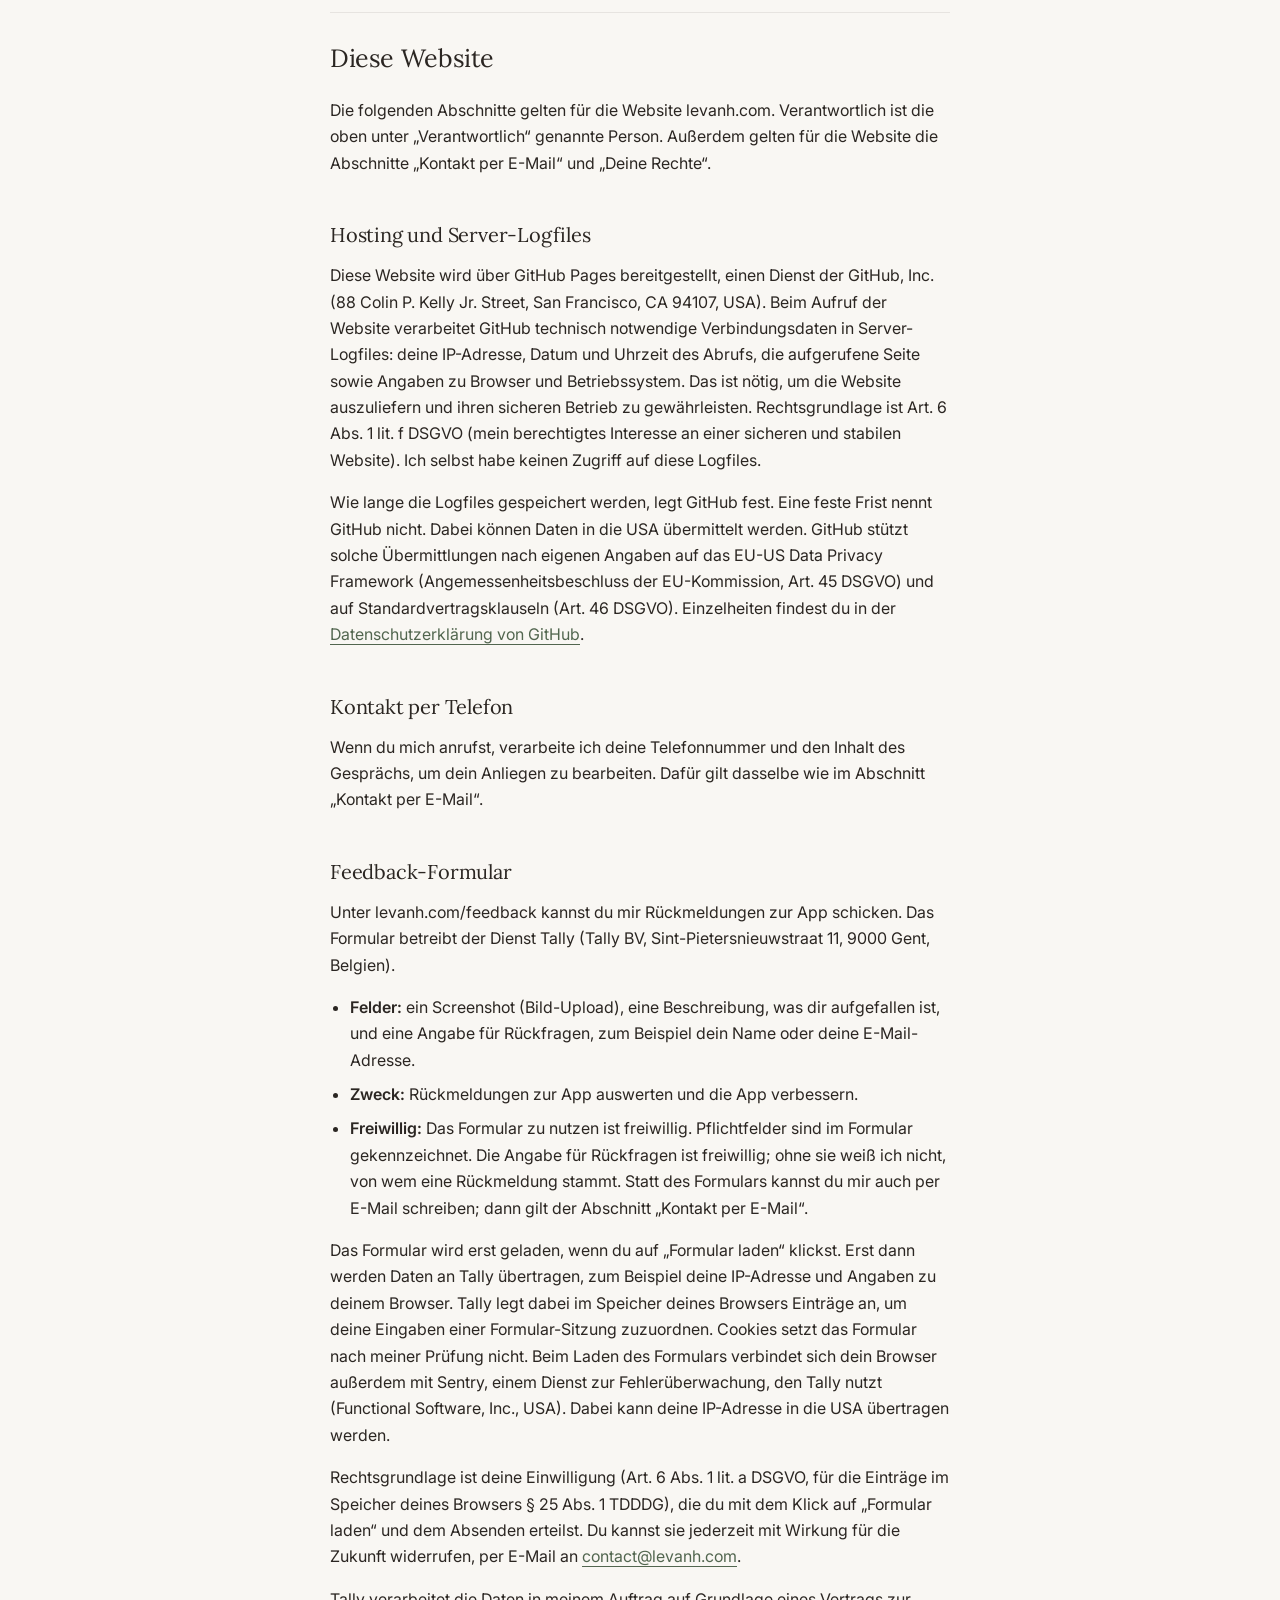
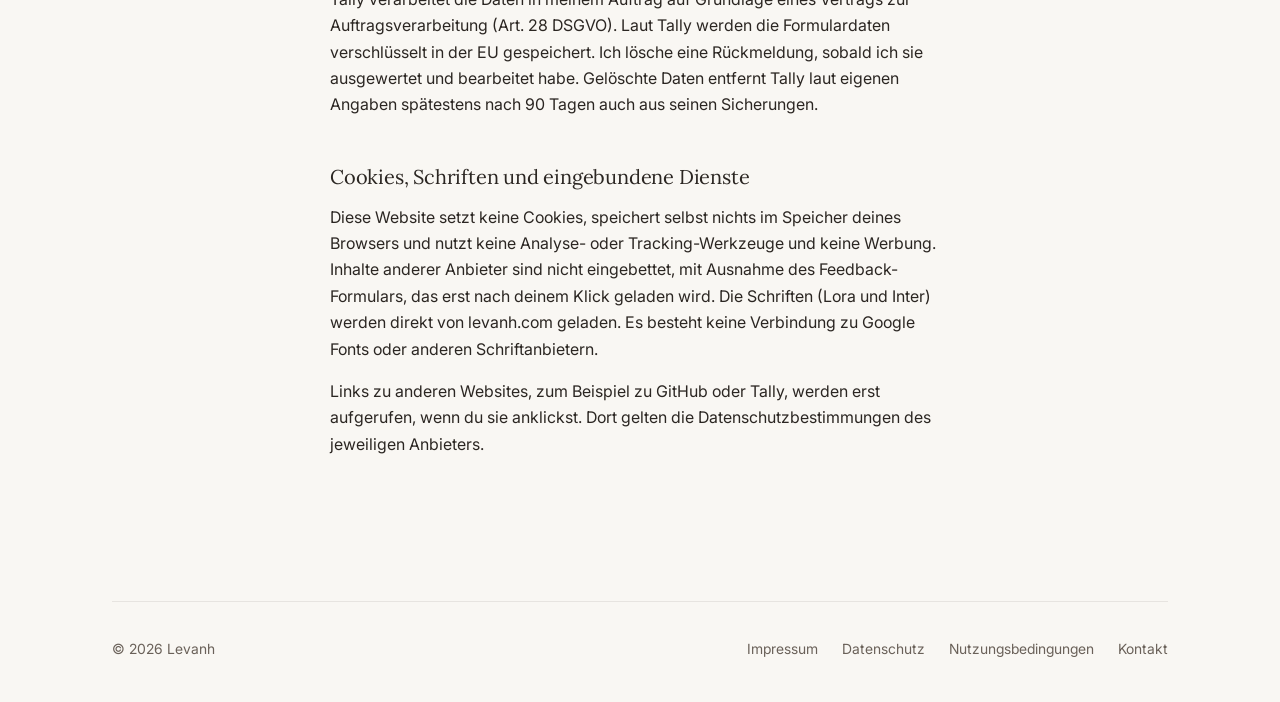
<file: datenschutz.html>
<!DOCTYPE html>
<html lang="de">
<head>
  <meta charset="UTF-8">
  <meta name="viewport" content="width=device-width, initial-scale=1.0">
  <title>Datenschutzerklärung – Levanh</title>
  <meta name="description" content="Datenschutzerklärung der App Levanh und der Website levanh.com.">
  <meta name="robots" content="noindex">
  <meta name="color-scheme" content="light dark">
  <link rel="alternate" hreflang="de" href="https://levanh.com/datenschutz">
  <link rel="alternate" hreflang="en" href="https://levanh.com/en/privacy">
  <link rel="icon" type="image/png" href="favicon.png">
  <link rel="apple-touch-icon" href="apple-touch-icon.png">
  <link rel="preload" href="fonts/lora-400.woff2" as="font" type="font/woff2" crossorigin>
  <link rel="preload" href="fonts/inter-400.woff2" as="font" type="font/woff2" crossorigin>
  <link rel="stylesheet" href="style.css">
</head>
<body>

  <a class="skip" href="#inhalt">Zum Inhalt springen</a>

  <header class="site-header">
    <div class="wrap bar">
      <a class="brand" href="index.html">
        <picture>
          <source srcset="img/logo-dark.png" media="(prefers-color-scheme: dark)">
          <img src="img/logo.png" width="97" height="112" alt="">
        </picture>
        Levanh
      </a>
      <nav class="nav" aria-label="Hauptnavigation">
        <a href="index.html">Zur Startseite</a>
      </nav>
    </div>
  </header>

  <main class="wrap legal" id="inhalt">
    <h1>Datenschutzerklärung</h1>

    <p class="meta">Stand: 16. November 2026</p>

    <nav class="legal-lang" aria-label="Sprache">
      <a href="en/privacy.html" lang="en" hreflang="en">English</a>
    </nav>

    <!-- App-Teil: wortgleich mit der Datenschutzerklärung in der App. Nicht umformulieren. -->
    <h2>Kurz gesagt</h2>

    <p>Die App Levanh erhebt keine personenbezogenen Daten. Es gibt kein Konto, keine Werbung, kein Tracking und keine Analyse. Die App selbst verbindet sich mit keinem Server; für Käufe und Updates spricht sie nur mit der Google-Play-App bzw. dem App Store auf deinem Gerät. Alles, was du einträgst, und alle Fotos, die du hinzufügst, bleiben auf deinem Gerät. Daten über dich haben wir nur, wenn du Levanh Premium kaufst (Bestelldaten von Google Play bzw. Verkaufsberichte von Apple) oder uns schreibst. Beides ist unten beschrieben.</p>

    <h2>Verantwortlich</h2>

    <p>Mai-Anh Pham<br>
    c/o Block Services<br>
    Stuttgarter Str. 106<br>
    70736 Fellbach<br>
    E-Mail: <a href="mailto:contact@levanh.com">contact@levanh.com</a></p>

    <h2>Welche Daten die App speichert</h2>

    <p>Die App speichert auf deinem Gerät, was du selbst einträgst: deine Starter (Name, Mehl, Hydration, Glasgewicht), Fütterungen mit Zeiten, Mengen (gewogen oder geschätzt), Temperaturen, Beobachtungen und Notizen, Backtage mit Rezepten, Bewertungen und Notizen, deine gespeicherten eigenen Rezepte, Fotos, die du hinzufügst, die Zeiten unter „Meine Zeiten“ sowie deine Einstellungen (zum Beispiel die Temperatur deines Kühlschranks und wie du beim Füttern wiegst).</p>

    <ul>
      <li>Die Daten liegen im Speicher der App auf deinem Gerät. Nur du hast darauf Zugriff.</li>
      <li>Sie werden nicht an uns oder Dritte übertragen.</li>
      <li>Wenn du die App löschst, werden auch die Daten gelöscht.</li>
      <li>Die App macht keine automatische Sicherung in eine Cloud. Unter Android ist die automatische Sicherung ins Google-Konto für Levanh abgeschaltet.</li>
      <li>Sicherungen des ganzen Geräts, die du im Betriebssystem einrichtest (zum Beispiel das iCloud-Backup eines iPhones), können die Daten der App enthalten. Das steuerst du in den Einstellungen deines Geräts.</li>
    </ul>

    <h2>Meine Zeiten</h2>

    <p>Unter „Meine Zeiten“ kannst du freiwillig eintragen, wann du schläfst oder meist nicht zu Hause bist, zum Beispiel „Uni, Mo–Fr 8–16 Uhr“, auch mit einem Namen, den du selbst wählst. Levanh nutzt diese Zeiten nur auf deinem Gerät, um den Backplan danach zu richten. Sie werden wie alle anderen Daten nur auf deinem Gerät gespeichert, nicht übertragen und mit in deine Sicherungsdatei geschrieben. Bedenke: Wer deine Sicherungsdatei bekommt, kann daraus deinen Tagesablauf ablesen. Einmalige Zeiten löscht die App, sobald sie vorbei sind. Du kannst jede Zeit jederzeit ändern oder löschen.</p>

    <h2>Sicherungsdatei</h2>

    <p>Wenn du in den Einstellungen „Meine Daten sichern“ wählst, erstellt die App eine Datei mit deinen Daten und öffnet das Teilen-Menü deines Geräts. Wohin die Datei geht (zum Beispiel in einen Cloud-Speicher oder per E-Mail), entscheidest du. Dort gelten die Bedingungen des jeweiligen Anbieters. Beim Wiederherstellen liest die App nur die Datei, die du auswählst.</p>

    <h2>Fotos</h2>

    <p>Du kannst zu Fütterungen, Backtagen und der Anzucht Fotos hinzufügen. Das ist freiwillig. Zum Aufnehmen öffnet Levanh die Kamera-App deines Geräts, zum Auswählen die Fotoauswahl des Systems. Levanh erhält nur die Fotos, die du aufnimmst oder auswählst, und hat keinen Zugriff auf deine übrigen Fotos. Die Fotos werden nur im Speicher der App auf deinem Gerät abgelegt und mit in deine Sicherungsdatei geschrieben. Sie werden nicht hochgeladen. Löschst du ein Foto, einen Starter oder die App, werden die zugehörigen Fotos gelöscht.</p>

    <h2>Bild teilen</h2>

    <p>Wenn du einen Backtag, deinen Starter, eine Collage oder einen Rückblick als Bild teilst, erstellt die App das Bild auf deinem Gerät und öffnet das Teilen-Menü deines Geräts. Wohin das Bild geht, entscheidest du. Levanh lädt nichts hoch.</p>

    <h2>Fütterungen als Tabelle</h2>

    <p>Wenn du im Verlauf eines Starters „Als Tabelle teilen (CSV)“ wählst, erstellt die App auf deinem Gerät eine Tabelle mit den Fütterungen dieses Starters (Zeitpunkte, Mengen, Temperaturen, Mehlsorte, berechneter und beobachteter Höhepunkt, deine Notizen) und öffnet das Teilen-Menü deines Geräts. Wohin die Datei geht, entscheidest du. Dort gelten die Bedingungen des jeweiligen Anbieters. Levanh lädt nichts hoch.</p>

    <h2>Feedback</h2>

    <p>In den Einstellungen gibt es „Feedback senden“. Das öffnet die Seite levanh.com/feedback in einem Browserfenster. Wenn du es in den Einstellungen einschaltest, kannst du stattdessen auch dein Handy schütteln; die App fragt dann, ob du Feedback senden möchtest. Dafür wertet die App die Bewegung nur auf dem Gerät aus, solange sie geöffnet ist. Nichts davon wird gespeichert oder übertragen. Das Schütteln ist standardmäßig aus und lässt sich jederzeit wieder abschalten. Levanh selbst überträgt dabei nichts. Was du in das Formular schreibst, entscheidest du. Es wird über die Website levanh.com verarbeitet; dafür gilt die Datenschutzerklärung auf levanh.com.</p>

    <h2>Käufe (Levanh Premium)</h2>

    <p>Levanh Premium kannst du auf Android über Google Play und auf dem iPhone und iPad über den App Store von Apple kaufen, als Einmalkauf oder als Abo. Das Abo gibt es monatlich oder jährlich; für die Abos kann der Store eine kostenlose Probezeit anbieten. Ob dir eine Probezeit angeboten wird, entscheidet der Store anhand deines Google-Kontos bzw. deiner Apple-ID (zum Beispiel, ob du schon einmal ein Abo dieser App hattest); die App erfährt dabei nur, welche Angebote für dich verfügbar sind. Kauf, Zahlung, Probezeit, Verlängerung und Kündigung wickelt Google bzw. Apple ab. Google bzw. Apple ist dabei dein Vertragspartner und für diese Verarbeitung selbst verantwortlich; es gelten die Datenschutzbestimmungen von Google bzw. Apple.</p>

    <p>Zahlungsdaten erhalten wir nie. Über die Google Play Console sehen wir bei Käufen über Google Play zu jedem Kauf die Bestellnummer, Datum, Produkt, Preis, Status und das Land (teilweise auch Region oder Postleitzahl), aber nicht deinen Namen oder deine Zahlungsart. Eine Bestellung können wir dort auch anhand der E-Mail-Adresse finden, wenn du sie uns nennst, etwa für eine Erstattung. Wir nutzen diese Angaben, um Käufe abzuwickeln, Erstattungen zu bearbeiten und unsere Buchhaltung zu führen (Art. 6 Abs. 1 lit. b und c DSGVO). Sie werden aufbewahrt, solange es gesetzlich vorgeschrieben ist, in der Regel 10 Jahre (§ 147 AO, § 257 HGB).</p>

    <p>Bei Käufen über den App Store erhalten wir von Apple über App Store Connect nur zusammengefasste Verkaufs- und Abrechnungsberichte (zum Beispiel Produkt, Land, Anzahl und Erlös), aber keine Angaben zu einzelnen Käufern wie Name, E-Mail-Adresse oder Zahlungsart. Erstattungen beantragst du direkt bei Apple. Wir nutzen diese Berichte für unsere Buchhaltung (Art. 6 Abs. 1 lit. c DSGVO) und bewahren sie auf, solange es gesetzlich vorgeschrieben ist.</p>

    <p>Die App speichert auf deinem Gerät nur, ob Premium freigeschaltet ist, wodurch (Einmalkauf oder Abo) und wann sie das zuletzt geprüft hat, und gleicht das beim Start mit Google Play bzw. dem App Store ab. „Code einlösen“ und „Abo verwalten“ öffnen Google Play bzw. die Abo-Verwaltung von Apple.</p>

    <h2>Kontakt per E-Mail</h2>

    <p>Wenn du uns schreibst, verarbeiten wir deine E-Mail-Adresse und den Inhalt deiner Nachricht, um dir zu antworten. Rechtsgrundlage ist Art. 6 Abs. 1 lit. b DSGVO, wenn es um einen Kauf geht, sonst Art. 6 Abs. 1 lit. f DSGVO (unser berechtigtes Interesse, Anfragen zu beantworten). Wir löschen die Nachricht, wenn die Anfrage erledigt ist, außer gesetzliche Aufbewahrungspflichten verlangen etwas anderes.</p>

    <h2>Updates</h2>

    <p>Unter Android fragt die App beim Start die Google-Play-App auf deinem Gerät, ob es eine neue Version gibt. Prüfen, Herunterladen und Installieren übernimmt Google Play; dabei gelten die Datenschutzbestimmungen von Google. Levanh selbst überträgt dabei nichts. Auf deinem Gerät merkt sich die App nur, für welche Version und wann du den Hinweis auf ein Update weggeklickt hast. Diese Angabe kommt nicht in die Sicherungsdatei.</p>

    <h2>Erinnerungen</h2>

    <p>Erinnerungen werden auf deinem Gerät geplant und angezeigt. Es gibt keinen Push-Dienst und keinen Server. Die Berechtigung für Benachrichtigungen ist freiwillig; ohne sie funktioniert die App, nur ohne Erinnerungen.</p>

    <h2>Widget und Schnellzugriffe</h2>

    <p>Das Homescreen-Widget, die Schnellzugriffe am App-Symbol und die optionale Anzeige in der Statusleiste zeigen Namen deiner Starter und Zeiten an. Diese Angaben bleiben auf dem Gerät, sind aber für alle sichtbar, die deinen Bildschirm sehen.</p>

    <h2>Berechtigungen</h2>

    <ul>
      <li>Benachrichtigungen (optional): für Erinnerungen.</li>
      <li>Start nach dem Neustart des Geräts (Android): damit geplante Erinnerungen erhalten bleiben.</li>
      <li>Käufe über Google Play (Android): für Levanh Premium. Auf dem iPhone und iPad braucht es für Käufe über den App Store keine eigene Berechtigung.</li>
    </ul>

    <p>Außerdem bringen Systembausteine für Erinnerungen und das Widget technische Berechtigungen mit (Vibration, Gerät kurz wach halten, Netzwerkstatus abfragen, Hintergrundaufgaben). Sie geben der App keinen Zugriff auf deine Daten und keine Internetverbindung.</p>

    <p>Die App selbst verbindet sich nicht mit dem Internet und nutzt keinen Standort und keine Kontakte. Für Fotos nutzt sie die Kamera-App und die Fotoauswahl deines Geräts, ohne eigene Kamera- oder Foto-Berechtigung.</p>

    <h2>App-Stores</h2>

    <p>Wenn du Levanh über Google Play oder den App Store lädst, verarbeiten Google bzw. Apple dabei Daten nach ihren eigenen Datenschutzbestimmungen. Wir erhalten von dort höchstens zusammengefasste Statistiken ohne Bezug zu einzelnen Personen, zum Beispiel Zahl der Installationen oder anonyme Absturzberichte, wenn du deren Weitergabe in deinem Gerät erlaubt hast.</p>

    <h2>Deine Rechte</h2>

    <p>Du hast nach der Datenschutz-Grundverordnung das Recht auf Auskunft, Berichtigung, Löschung, Einschränkung der Verarbeitung, Datenübertragbarkeit und Widerspruch (Art. 15 bis 21 DSGVO). Über die App selbst speichern wir keine Daten über dich; deine Daten in der App kannst du jederzeit selbst ändern oder löschen. Für Bestelldaten und E-Mails, die bei uns liegen, wende dich an die oben genannte E-Mail-Adresse. Gesetzliche Aufbewahrungspflichten können einer Löschung entgegenstehen; dann schränken wir die Verarbeitung ein.</p>

    <p>Soweit wir Daten auf Grundlage von Art. 6 Abs. 1 lit. f DSGVO verarbeiten, kannst du aus Gründen, die sich aus deiner besonderen Situation ergeben, jederzeit widersprechen (Art. 21 DSGVO).</p>

    <p>Du hast außerdem das Recht, dich bei einer Datenschutz-Aufsichtsbehörde zu beschweren (Art. 77 DSGVO).</p>

    <h2>Änderungen</h2>

    <p>Wenn sich die App so ändert, dass diese Erklärung nicht mehr stimmt, passen wir sie an. Die aktuelle Fassung steht immer in der App unter Einstellungen und unter <a href="https://levanh.com">https://levanh.com</a>.</p>
    <!-- Ende App-Teil -->

    <!-- Website-Teil: nicht aus der App. Rechtlich prüfen lassen. -->
    <section id="website" aria-labelledby="website-titel">
      <h2 id="website-titel">Diese Website</h2>
      <p>Die folgenden Abschnitte gelten für die Website levanh.com. Verantwortlich ist die oben unter „Verantwortlich“ genannte Person. Außerdem gelten für die Website die Abschnitte „Kontakt per E-Mail“ und „Deine Rechte“.</p>

      <h3>Hosting und Server-Logfiles</h3>
      <p>Diese Website wird über GitHub Pages bereitgestellt, einen Dienst der GitHub, Inc. (88 Colin P. Kelly Jr. Street, San Francisco, CA 94107, USA). Beim Aufruf der Website verarbeitet GitHub technisch notwendige Verbindungsdaten in Server-Logfiles: deine IP-Adresse, Datum und Uhrzeit des Abrufs, die aufgerufene Seite sowie Angaben zu Browser und Betriebssystem. Das ist nötig, um die Website auszuliefern und ihren sicheren Betrieb zu gewährleisten. Rechtsgrundlage ist Art. 6 Abs. 1 lit. f DSGVO (mein berechtigtes Interesse an einer sicheren und stabilen Website). Ich selbst habe keinen Zugriff auf diese Logfiles.</p>
      <p>Wie lange die Logfiles gespeichert werden, legt GitHub fest. Eine feste Frist nennt GitHub nicht. Dabei können Daten in die USA übermittelt werden. GitHub stützt solche Übermittlungen nach eigenen Angaben auf das EU-US Data Privacy Framework (Angemessenheitsbeschluss der EU-Kommission, Art. 45 DSGVO) und auf Standardvertragsklauseln (Art. 46 DSGVO). Einzelheiten findest du in der <a href="https://docs.github.com/de/site-policy/privacy-policies/github-general-privacy-statement" rel="noopener">Datenschutzerklärung von GitHub</a>.</p>

      <h3>Kontakt per Telefon</h3>
      <p>Wenn du mich anrufst, verarbeite ich deine Telefonnummer und den Inhalt des Gesprächs, um dein Anliegen zu bearbeiten. Dafür gilt dasselbe wie im Abschnitt „Kontakt per E-Mail“.</p>

      <h3 id="feedback">Feedback-Formular</h3>
      <p>Unter levanh.com/feedback kannst du mir Rückmeldungen zur App schicken. Das Formular betreibt der Dienst Tally (Tally BV, Sint-Pietersnieuwstraat 11, 9000 Gent, Belgien).</p>
      <ul>
        <li><strong>Felder:</strong> ein Screenshot (Bild-Upload), eine Beschreibung, was dir aufgefallen ist, und eine Angabe für Rückfragen, zum Beispiel dein Name oder deine E-Mail-Adresse.</li>
        <li><strong>Zweck:</strong> Rückmeldungen zur App auswerten und die App verbessern.</li>
        <li><strong>Freiwillig:</strong> Das Formular zu nutzen ist freiwillig. Pflichtfelder sind im Formular gekennzeichnet. Die Angabe für Rückfragen ist freiwillig; ohne sie weiß ich nicht, von wem eine Rückmeldung stammt. Statt des Formulars kannst du mir auch per E-Mail schreiben; dann gilt der Abschnitt „Kontakt per E-Mail“.</li>
      </ul>
      <p>Das Formular wird erst geladen, wenn du auf „Formular laden“ klickst. Erst dann werden Daten an Tally übertragen, zum Beispiel deine IP-Adresse und Angaben zu deinem Browser. Tally legt dabei im Speicher deines Browsers Einträge an, um deine Eingaben einer Formular-Sitzung zuzuordnen. Cookies setzt das Formular nach meiner Prüfung nicht. Beim Laden des Formulars verbindet sich dein Browser außerdem mit Sentry, einem Dienst zur Fehlerüberwachung, den Tally nutzt (Functional Software, Inc., USA). Dabei kann deine IP-Adresse in die USA übertragen werden.</p>
      <p>Rechtsgrundlage ist deine Einwilligung (Art. 6 Abs. 1 lit. a DSGVO, für die Einträge im Speicher deines Browsers § 25 Abs. 1 TDDDG), die du mit dem Klick auf „Formular laden“ und dem Absenden erteilst. Du kannst sie jederzeit mit Wirkung für die Zukunft widerrufen, per E-Mail an <a href="mailto:contact@levanh.com">contact@levanh.com</a>.</p>
      <p>Tally verarbeitet die Daten in meinem Auftrag auf Grundlage eines Vertrags zur Auftragsverarbeitung (Art. 28 DSGVO). Laut Tally werden die Formulardaten verschlüsselt in der EU gespeichert. Ich lösche eine Rückmeldung, sobald ich sie ausgewertet und bearbeitet habe. Gelöschte Daten entfernt Tally laut eigenen Angaben spätestens nach 90 Tagen auch aus seinen Sicherungen.</p>

      <h3>Cookies, Schriften und eingebundene Dienste</h3>
      <p>Diese Website setzt keine Cookies, speichert selbst nichts im Speicher deines Browsers und nutzt keine Analyse- oder Tracking-Werkzeuge und keine Werbung. Inhalte anderer Anbieter sind nicht eingebettet, mit Ausnahme des Feedback-Formulars, das erst nach deinem Klick geladen wird. Die Schriften (Lora und Inter) werden direkt von levanh.com geladen. Es besteht keine Verbindung zu Google Fonts oder anderen Schriftanbietern.</p>
      <p>Links zu anderen Websites, zum Beispiel zu GitHub oder Tally, werden erst aufgerufen, wenn du sie anklickst. Dort gelten die Datenschutzbestimmungen des jeweiligen Anbieters.</p>
    </section>
  </main>

  <footer class="site-footer">
    <div class="wrap foot">
      <p>© 2026 Levanh</p>
      <nav aria-label="Rechtliches">
        <a href="impressum.html">Impressum</a>
        <a href="datenschutz.html">Datenschutz</a>
        <a href="nutzungsbedingungen.html">Nutzungsbedingungen</a>
        <a href="mailto:contact@levanh.com">Kontakt</a>
      </nav>
    </div>
  </footer>

</body>
</html>
</file>
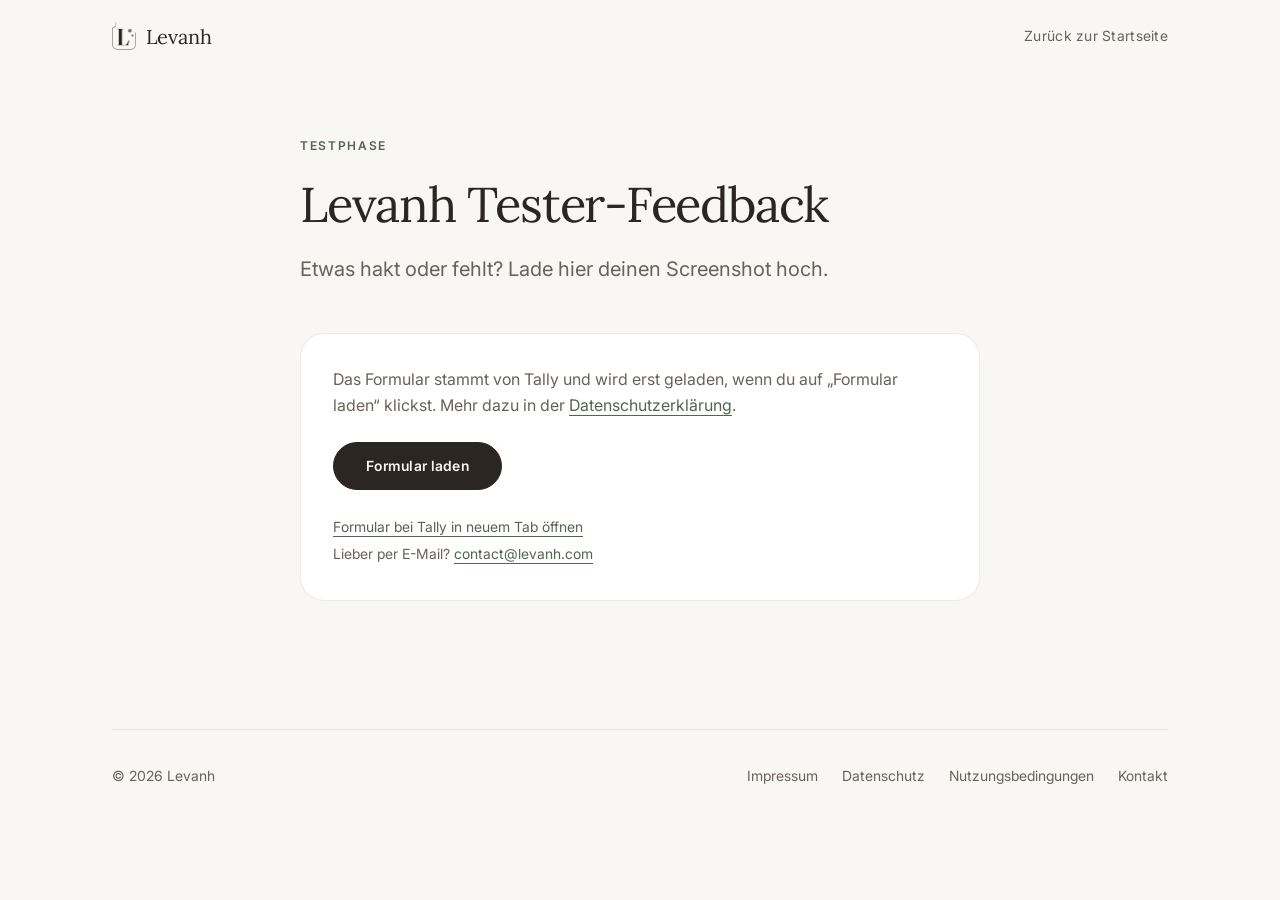
<file: feedback.html>
<!DOCTYPE html>
<html lang="de">
<head>
  <meta charset="UTF-8">
  <meta name="viewport" content="width=device-width, initial-scale=1.0">
  <title>Tester-Feedback – Levanh</title>
  <meta name="description" content="Feedback-Seite für Levanh-Tester: Screenshots hochladen und Gedanken teilen.">
  <meta name="robots" content="noindex">
  <meta name="color-scheme" content="light dark">
  <link rel="icon" type="image/png" href="favicon.png">
  <link rel="apple-touch-icon" href="apple-touch-icon.png">
  <link rel="preload" href="fonts/lora-400.woff2" as="font" type="font/woff2" crossorigin>
  <link rel="preload" href="fonts/inter-400.woff2" as="font" type="font/woff2" crossorigin>
  <link rel="stylesheet" href="style.css">
  <script src="script.js" defer></script>
</head>
<body>

  <a class="skip" href="#inhalt">Zum Inhalt springen</a>

  <header class="site-header">
    <div class="wrap bar">
      <a class="brand" href="index.html">
        <picture>
          <source srcset="img/logo-dark.png" media="(prefers-color-scheme: dark)">
          <img src="img/logo.png" width="97" height="112" alt="">
        </picture>
        Levanh
      </a>
      <nav class="nav" aria-label="Hauptnavigation">
        <a href="index.html">Zurück zur Startseite</a>
      </nav>
    </div>
  </header>

  <!-- Nur während der Testphase. Danach: Seite löschen, Abschnitt 5 in datenschutz.html entfernen, Daten in Tally löschen. -->
  <main class="wrap feedback" id="inhalt">
    <p class="label">Testphase</p>
    <h1>Levanh Tester-Feedback</h1>
    <p class="lead">Etwas hakt oder fehlt? Lade hier deinen Screenshot hoch.</p>

    <div class="card embed" data-embed="https://tally.so/embed/rDjoNR?alignLeft=1&amp;hideTitle=1">
      <div class="embed-consent">
        <p>Das Formular stammt von Tally und wird erst geladen, wenn du auf „Formular laden“ klickst. Mehr dazu in der <a href="datenschutz.html#feedback">Datenschutzerklärung</a>.</p>
        <button class="btn btn-primary" type="button" data-embed-load hidden>Formular laden</button>
        <noscript><p>Ohne JavaScript kann das Formular hier nicht angezeigt werden.</p></noscript>
        <p class="embed-alt">
          <a href="https://tally.so/r/rDjoNR" target="_blank" rel="noopener">Formular bei Tally in neuem Tab öffnen</a><br>
          Lieber per E-Mail? <a href="mailto:contact@levanh.com?subject=Levanh%20Tester-Feedback">contact@levanh.com</a>
        </p>
      </div>
      <p class="embed-status" role="status" aria-live="polite"></p>
    </div>
  </main>

  <footer class="site-footer">
    <div class="wrap foot">
      <p>© 2026 Levanh</p>
      <nav aria-label="Rechtliches">
        <a href="impressum.html">Impressum</a>
        <a href="datenschutz.html">Datenschutz</a>
        <a href="nutzungsbedingungen.html">Nutzungsbedingungen</a>
        <a href="mailto:contact@levanh.com">Kontakt</a>
      </nav>
    </div>
  </footer>

</body>
</html>
</file>
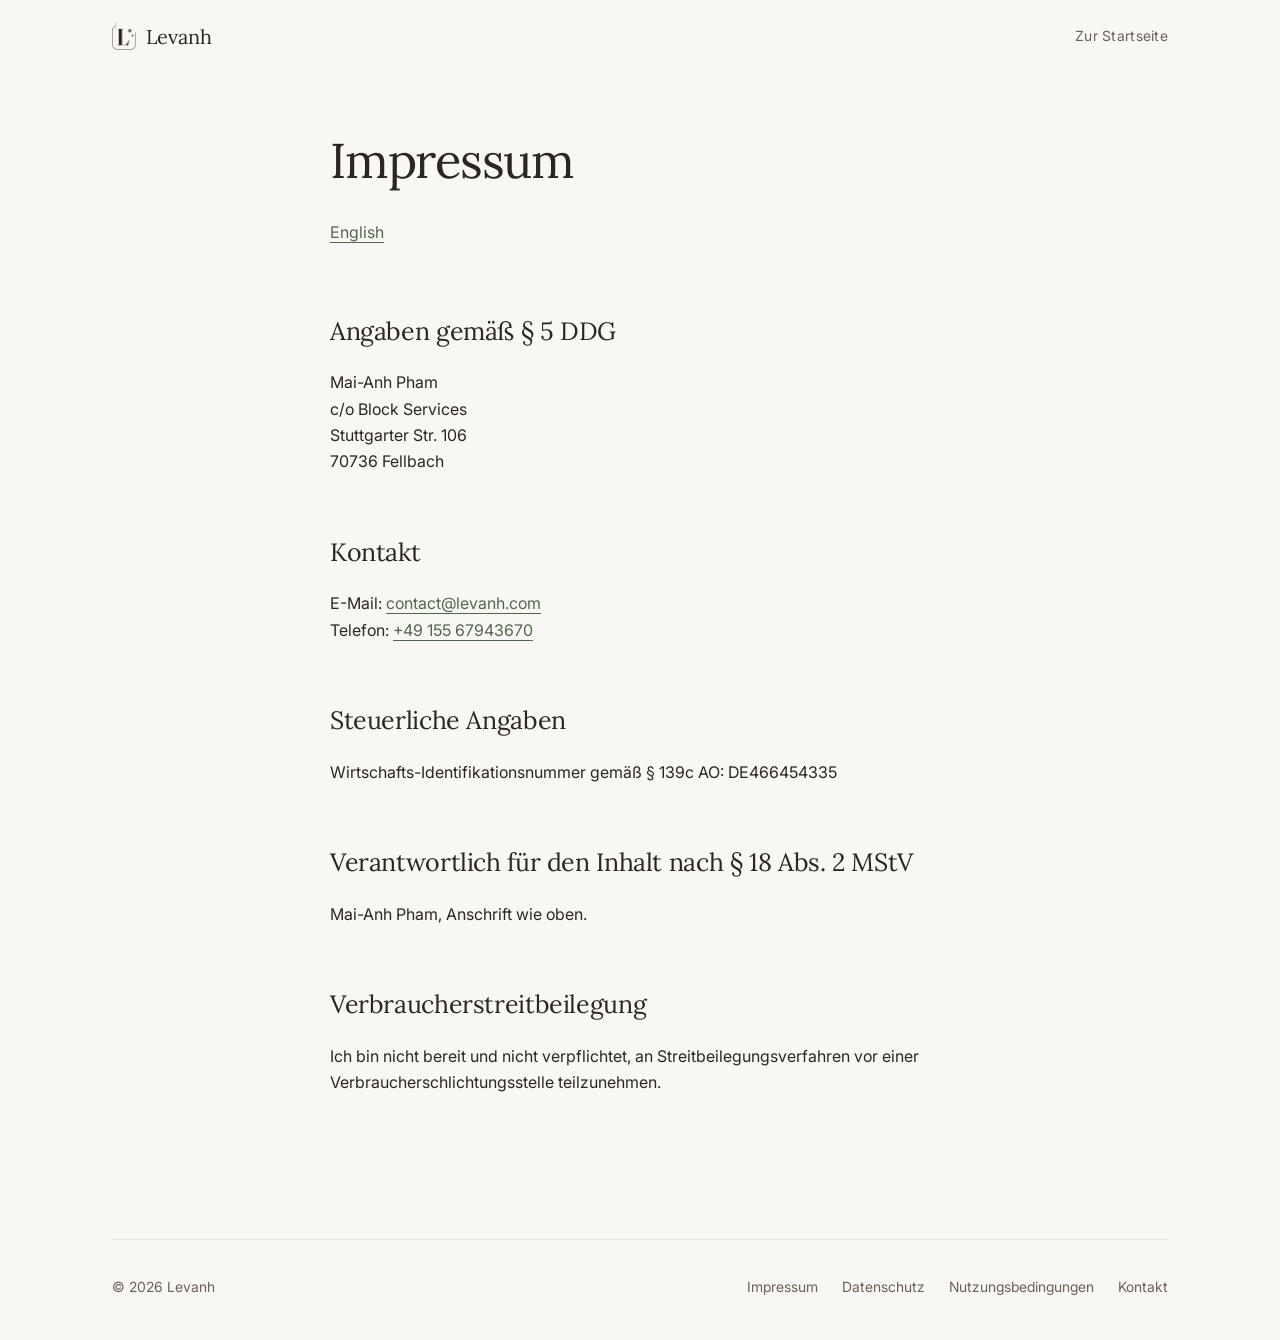
<file: impressum.html>
<!DOCTYPE html>
<html lang="de">
<head>
  <meta charset="UTF-8">
  <meta name="viewport" content="width=device-width, initial-scale=1.0">
  <title>Impressum – Levanh</title>
  <meta name="description" content="Impressum von Levanh, dem Sauerteig-Begleiter.">
  <meta name="robots" content="noindex">
  <meta name="color-scheme" content="light dark">
  <link rel="alternate" hreflang="de" href="https://levanh.com/impressum">
  <link rel="alternate" hreflang="en" href="https://levanh.com/en/imprint">
  <link rel="icon" type="image/png" href="favicon.png">
  <link rel="apple-touch-icon" href="apple-touch-icon.png">
  <link rel="preload" href="fonts/lora-400.woff2" as="font" type="font/woff2" crossorigin>
  <link rel="preload" href="fonts/inter-400.woff2" as="font" type="font/woff2" crossorigin>
  <link rel="stylesheet" href="style.css">
</head>
<body>

  <a class="skip" href="#inhalt">Zum Inhalt springen</a>

  <header class="site-header">
    <div class="wrap bar">
      <a class="brand" href="index.html">
        <picture>
          <source srcset="img/logo-dark.png" media="(prefers-color-scheme: dark)">
          <img src="img/logo.png" width="97" height="112" alt="">
        </picture>
        Levanh
      </a>
      <nav class="nav" aria-label="Hauptnavigation">
        <a href="index.html">Zur Startseite</a>
      </nav>
    </div>
  </header>

  <main class="wrap legal" id="inhalt">
    <h1>Impressum</h1>

    <nav class="legal-lang" aria-label="Sprache">
      <a href="en/imprint.html" lang="en" hreflang="en">English</a>
    </nav>

    <h2>Angaben gemäß § 5 DDG</h2>

    <p>Mai-Anh Pham<br>
    c/o Block Services<br>
    Stuttgarter Str. 106<br>
    70736 Fellbach</p>

    <h2>Kontakt</h2>

    <p>E-Mail: <a href="mailto:contact@levanh.com">contact@levanh.com</a><br>
    Telefon: <a href="tel:+4915567943670">+49 155 67943670</a></p>

    <h2>Steuerliche Angaben</h2>

    <p>Wirtschafts-Identifikationsnummer gemäß § 139c AO: DE466454335</p>

    <h2>Verantwortlich für den Inhalt nach § 18 Abs. 2 MStV</h2>

    <p>Mai-Anh Pham, Anschrift wie oben.</p>

    <h2>Verbraucherstreitbeilegung</h2>

    <p>Ich bin nicht bereit und nicht verpflichtet, an Streitbeilegungsverfahren vor einer Verbraucherschlichtungsstelle teilzunehmen.</p>
  </main>

  <footer class="site-footer">
    <div class="wrap foot">
      <p>© 2026 Levanh</p>
      <nav aria-label="Rechtliches">
        <a href="impressum.html">Impressum</a>
        <a href="datenschutz.html">Datenschutz</a>
        <a href="nutzungsbedingungen.html">Nutzungsbedingungen</a>
        <a href="mailto:contact@levanh.com">Kontakt</a>
      </nav>
    </div>
  </footer>

</body>
</html>
</file>
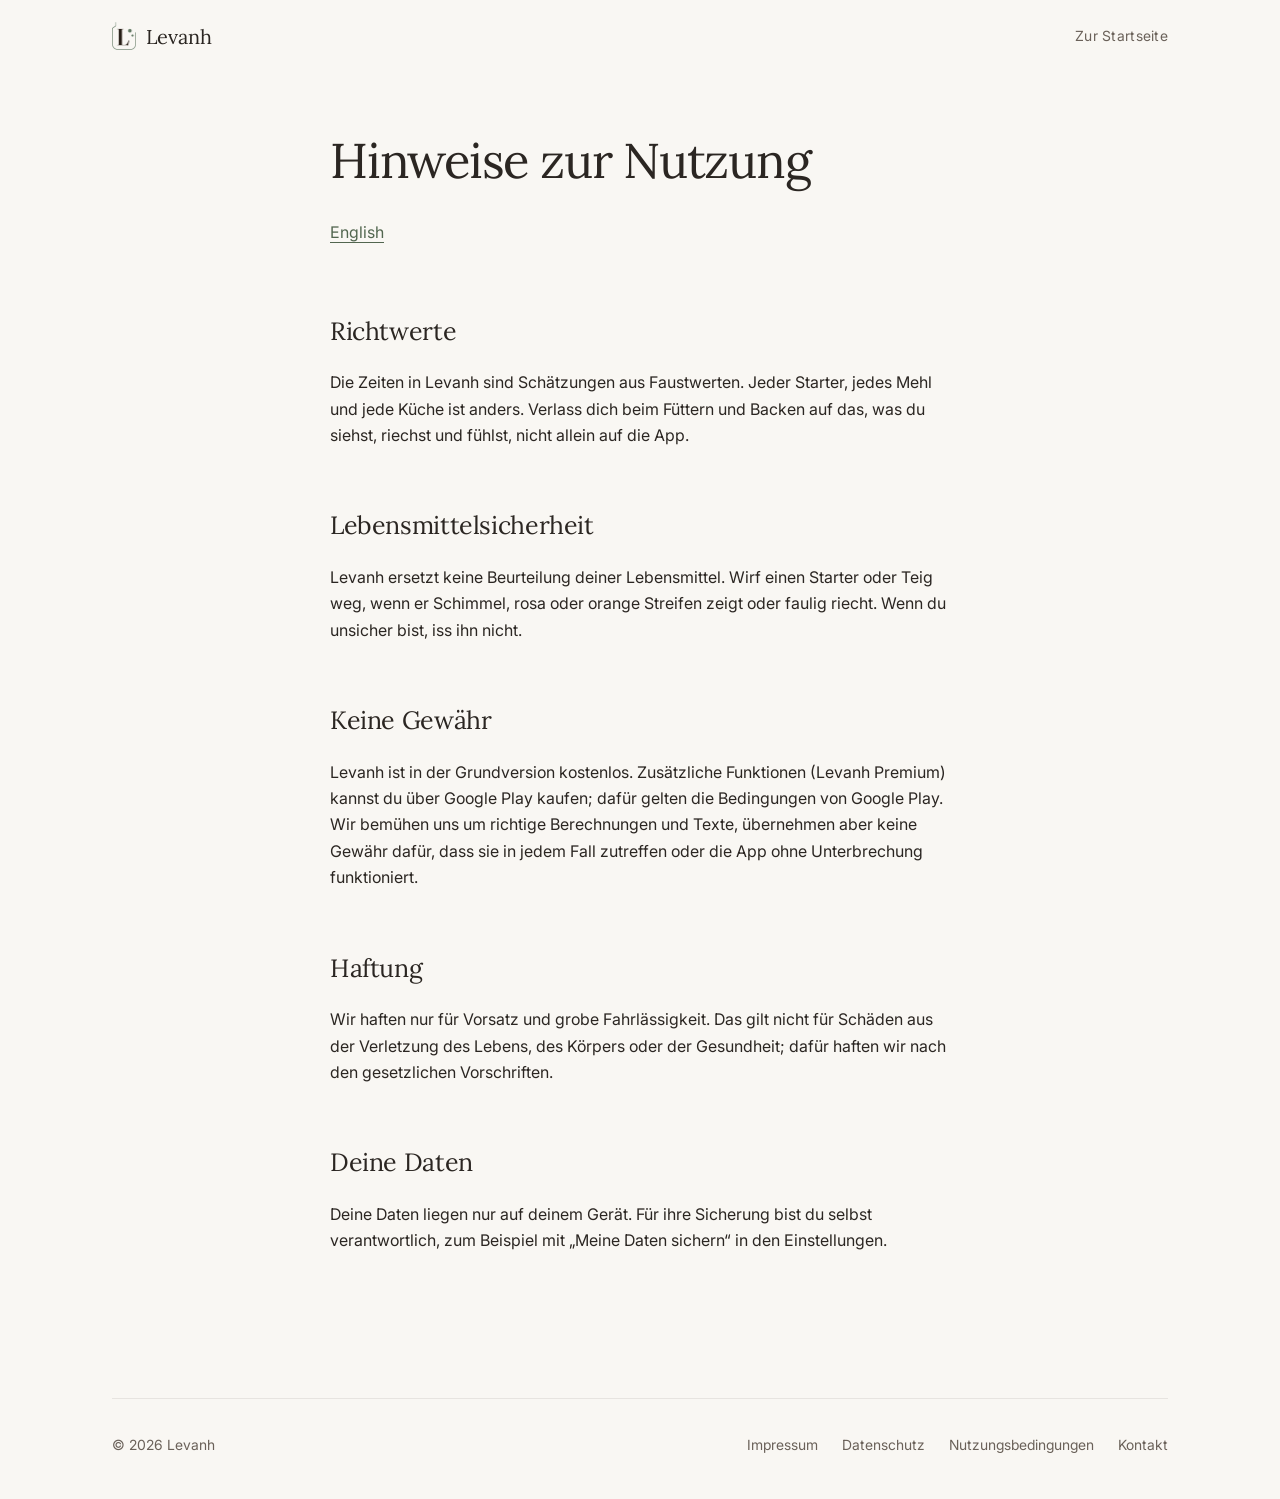
<file: nutzungsbedingungen.html>
<!DOCTYPE html>
<html lang="de">
<head>
  <meta charset="UTF-8">
  <meta name="viewport" content="width=device-width, initial-scale=1.0">
  <title>Hinweise zur Nutzung – Levanh</title>
  <meta name="description" content="Hinweise zur Nutzung der App Levanh.">
  <meta name="robots" content="noindex">
  <meta name="color-scheme" content="light dark">
  <link rel="alternate" hreflang="de" href="https://levanh.com/nutzungsbedingungen">
  <link rel="alternate" hreflang="en" href="https://levanh.com/en/terms">
  <link rel="icon" type="image/png" href="favicon.png">
  <link rel="apple-touch-icon" href="apple-touch-icon.png">
  <link rel="preload" href="fonts/lora-400.woff2" as="font" type="font/woff2" crossorigin>
  <link rel="preload" href="fonts/inter-400.woff2" as="font" type="font/woff2" crossorigin>
  <link rel="stylesheet" href="style.css">
</head>
<body>

  <a class="skip" href="#inhalt">Zum Inhalt springen</a>

  <header class="site-header">
    <div class="wrap bar">
      <a class="brand" href="index.html">
        <picture>
          <source srcset="img/logo-dark.png" media="(prefers-color-scheme: dark)">
          <img src="img/logo.png" width="97" height="112" alt="">
        </picture>
        Levanh
      </a>
      <nav class="nav" aria-label="Hauptnavigation">
        <a href="index.html">Zur Startseite</a>
      </nav>
    </div>
  </header>

  <main class="wrap legal" id="inhalt">
    <h1>Hinweise zur Nutzung</h1>

    <nav class="legal-lang" aria-label="Sprache">
      <a href="en/terms.html" lang="en" hreflang="en">English</a>
    </nav>

    <h2>Richtwerte</h2>

    <p>Die Zeiten in Levanh sind Schätzungen aus Faustwerten. Jeder Starter, jedes Mehl und jede Küche ist anders. Verlass dich beim Füttern und Backen auf das, was du siehst, riechst und fühlst, nicht allein auf die App.</p>

    <h2>Lebensmittelsicherheit</h2>

    <p>Levanh ersetzt keine Beurteilung deiner Lebensmittel. Wirf einen Starter oder Teig weg, wenn er Schimmel, rosa oder orange Streifen zeigt oder faulig riecht. Wenn du unsicher bist, iss ihn nicht.</p>

    <h2>Keine Gewähr</h2>

    <p>Levanh ist in der Grundversion kostenlos. Zusätzliche Funktionen (Levanh Premium) kannst du über Google Play kaufen; dafür gelten die Bedingungen von Google Play. Wir bemühen uns um richtige Berechnungen und Texte, übernehmen aber keine Gewähr dafür, dass sie in jedem Fall zutreffen oder die App ohne Unterbrechung funktioniert.</p>

    <h2>Haftung</h2>

    <p>Wir haften nur für Vorsatz und grobe Fahrlässigkeit. Das gilt nicht für Schäden aus der Verletzung des Lebens, des Körpers oder der Gesundheit; dafür haften wir nach den gesetzlichen Vorschriften.</p>

    <h2>Deine Daten</h2>

    <p>Deine Daten liegen nur auf deinem Gerät. Für ihre Sicherung bist du selbst verantwortlich, zum Beispiel mit „Meine Daten sichern“ in den Einstellungen.</p>
  </main>

  <footer class="site-footer">
    <div class="wrap foot">
      <p>© 2026 Levanh</p>
      <nav aria-label="Rechtliches">
        <a href="impressum.html">Impressum</a>
        <a href="datenschutz.html">Datenschutz</a>
        <a href="nutzungsbedingungen.html">Nutzungsbedingungen</a>
        <a href="mailto:contact@levanh.com">Kontakt</a>
      </nav>
    </div>
  </footer>

</body>
</html>
</file>
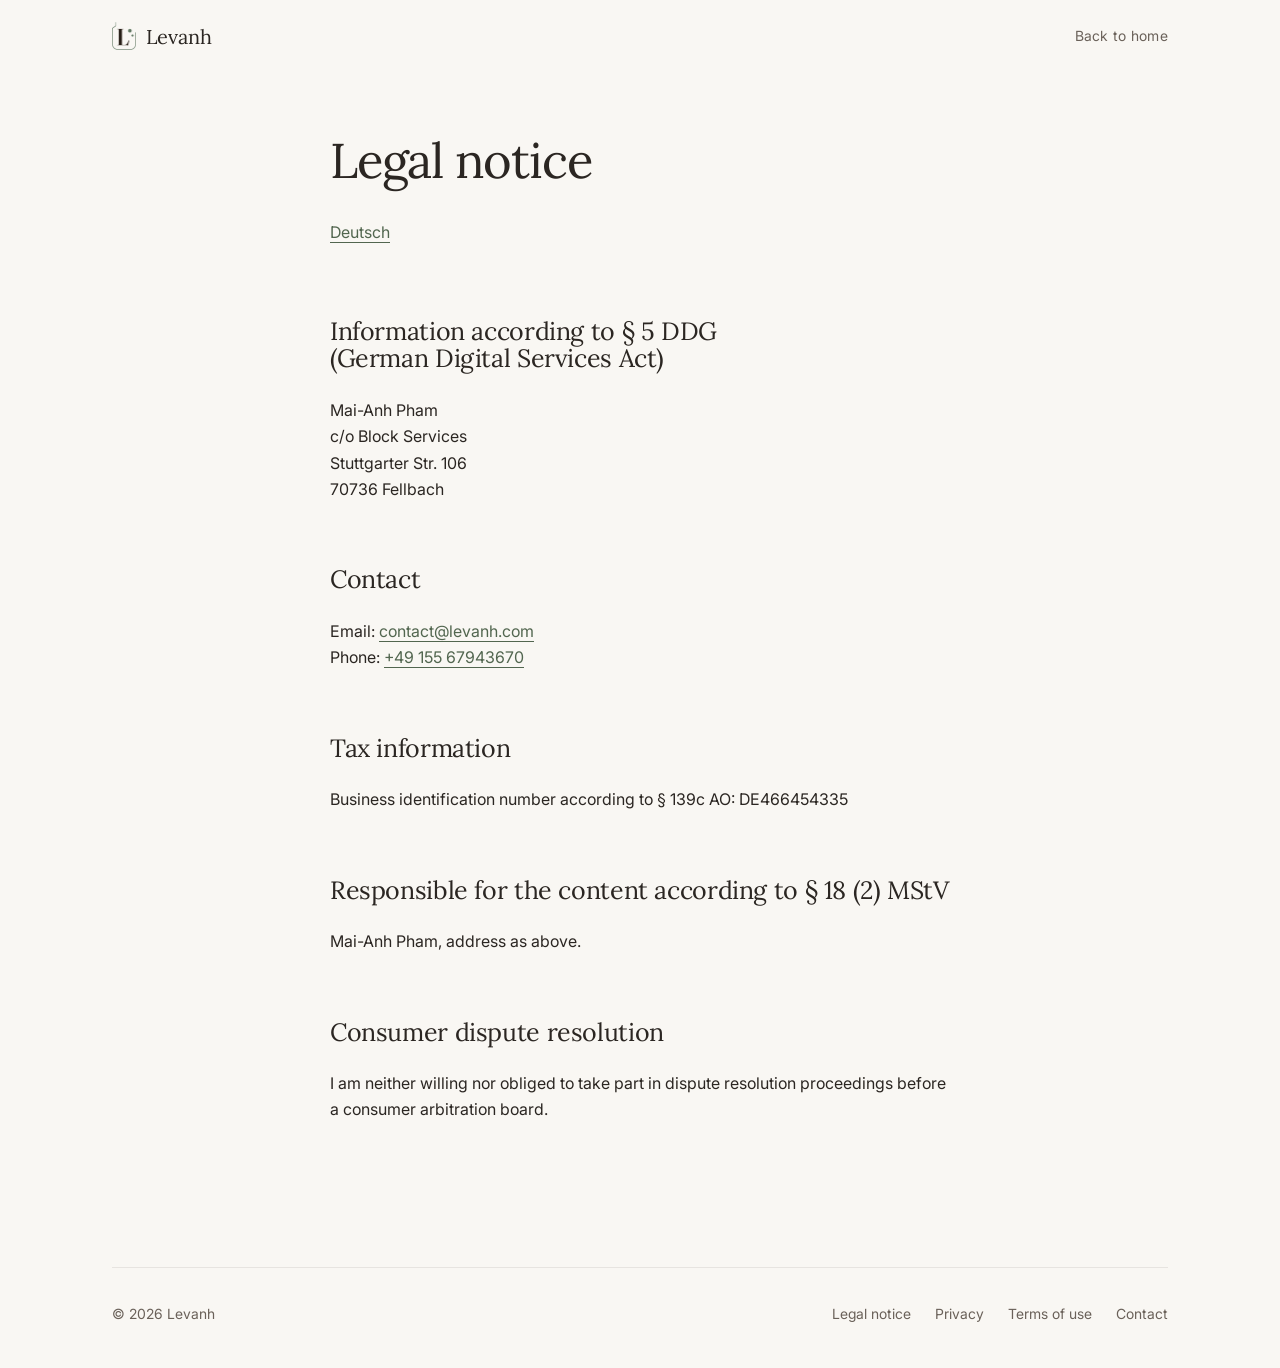
<file: en/imprint.html>
<!DOCTYPE html>
<html lang="en">
<head>
  <meta charset="UTF-8">
  <meta name="viewport" content="width=device-width, initial-scale=1.0">
  <title>Legal notice – Levanh</title>
  <meta name="description" content="Legal notice for Levanh, the sourdough companion.">
  <meta name="robots" content="noindex">
  <meta name="color-scheme" content="light dark">
  <link rel="alternate" hreflang="de" href="https://levanh.com/impressum">
  <link rel="alternate" hreflang="en" href="https://levanh.com/en/imprint">
  <link rel="icon" type="image/png" href="../favicon.png">
  <link rel="apple-touch-icon" href="../apple-touch-icon.png">
  <link rel="preload" href="../fonts/lora-400.woff2" as="font" type="font/woff2" crossorigin>
  <link rel="preload" href="../fonts/inter-400.woff2" as="font" type="font/woff2" crossorigin>
  <link rel="stylesheet" href="../style.css">
</head>
<body>

  <a class="skip" href="#inhalt">Skip to content</a>

  <header class="site-header">
    <div class="wrap bar">
      <a class="brand" href="../index.html">
        <picture>
          <source srcset="../img/logo-dark.png" media="(prefers-color-scheme: dark)">
          <img src="../img/logo.png" width="97" height="112" alt="">
        </picture>
        Levanh
      </a>
      <nav class="nav" aria-label="Main navigation">
        <a href="../index.html" hreflang="de">Back to home</a>
      </nav>
    </div>
  </header>

  <main class="wrap legal" id="inhalt">
    <h1>Legal notice</h1>

    <nav class="legal-lang" aria-label="Language">
      <a href="../impressum.html" lang="de" hreflang="de">Deutsch</a>
    </nav>

    <h2>Information according to § 5 DDG (German Digital Services Act)</h2>

    <p>Mai-Anh Pham<br>
    c/o Block Services<br>
    Stuttgarter Str. 106<br>
    70736 Fellbach</p>

    <h2>Contact</h2>

    <p>Email: <a href="mailto:contact@levanh.com">contact@levanh.com</a><br>
    Phone: <a href="tel:+4915567943670">+49 155 67943670</a></p>

    <h2>Tax information</h2>

    <p>Business identification number according to § 139c AO: DE466454335</p>

    <h2>Responsible for the content according to § 18 (2) MStV</h2>

    <p>Mai-Anh Pham, address as above.</p>

    <h2>Consumer dispute resolution</h2>

    <p>I am neither willing nor obliged to take part in dispute resolution proceedings before a consumer arbitration board.</p>
  </main>

  <footer class="site-footer">
    <div class="wrap foot">
      <p>© 2026 Levanh</p>
      <nav aria-label="Legal">
        <a href="imprint.html">Legal notice</a>
        <a href="privacy.html">Privacy</a>
        <a href="terms.html">Terms of use</a>
        <a href="mailto:contact@levanh.com">Contact</a>
      </nav>
    </div>
  </footer>

</body>
</html>
</file>
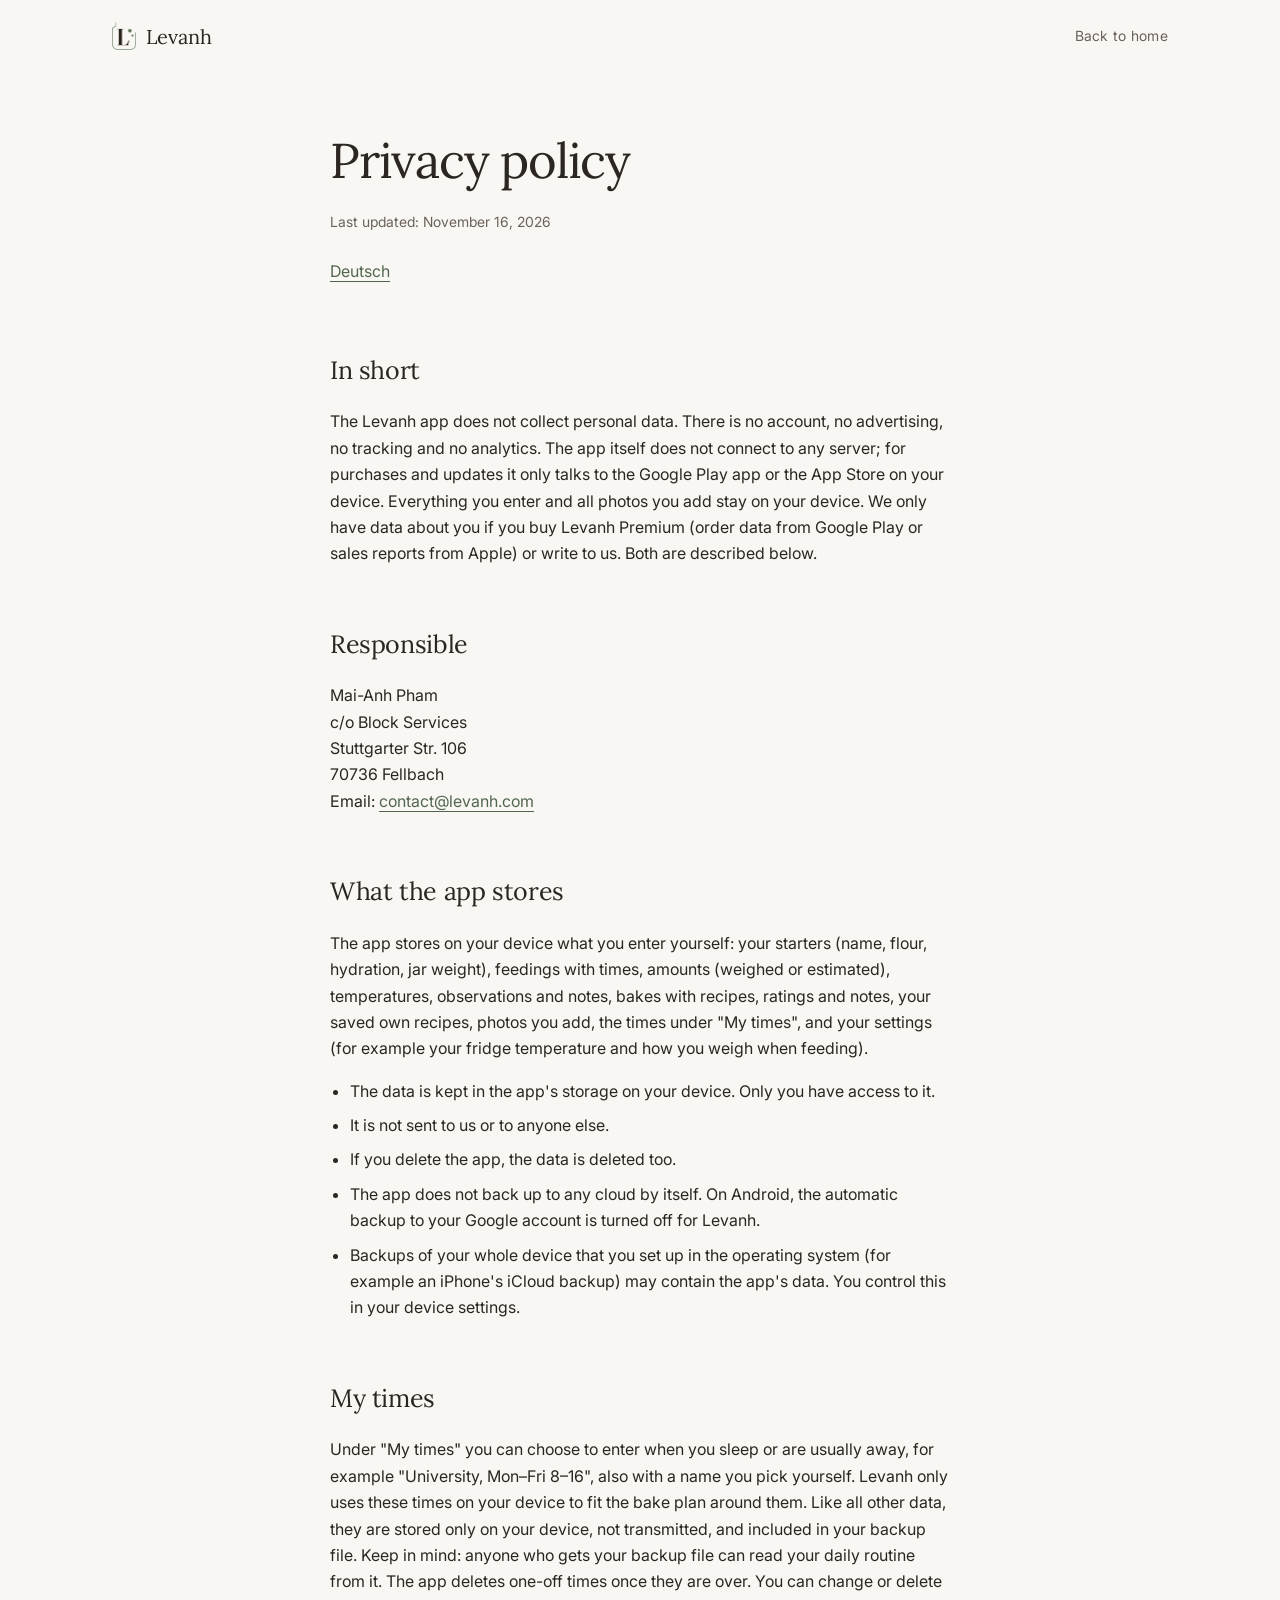
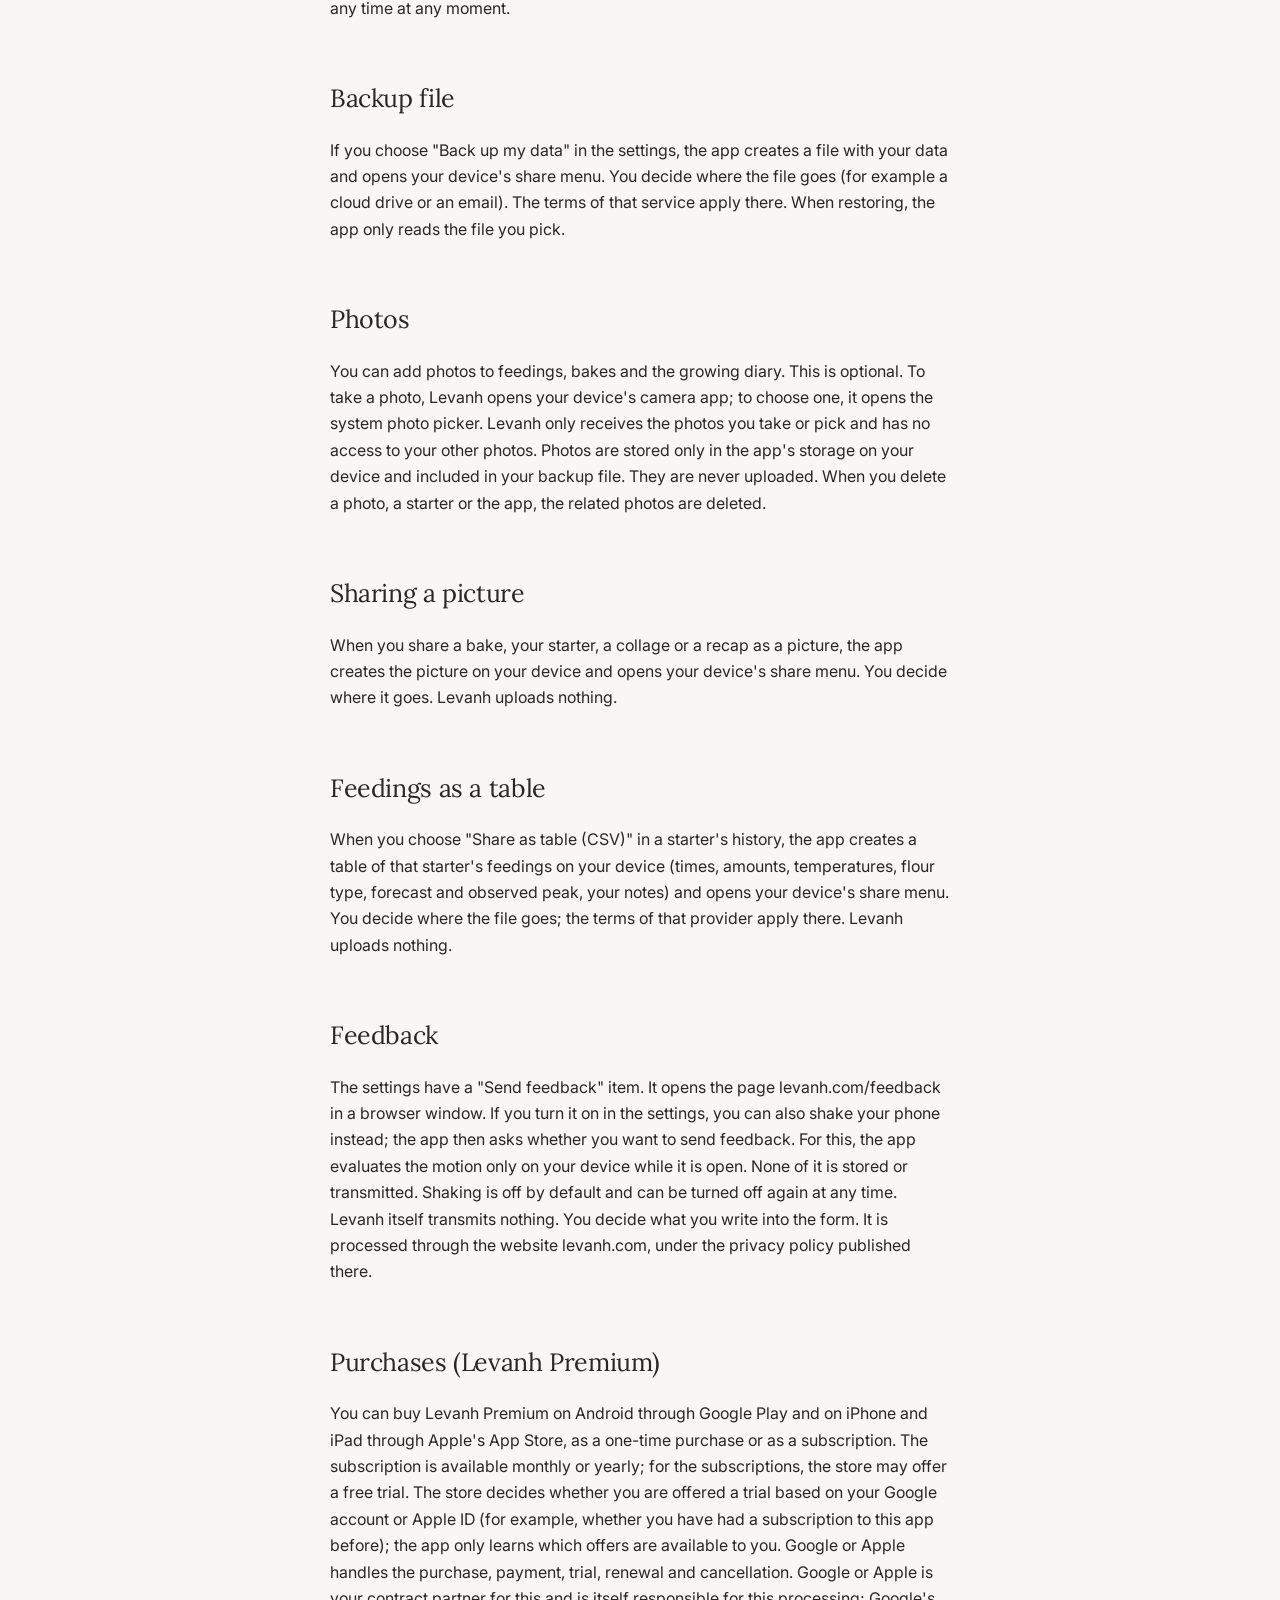
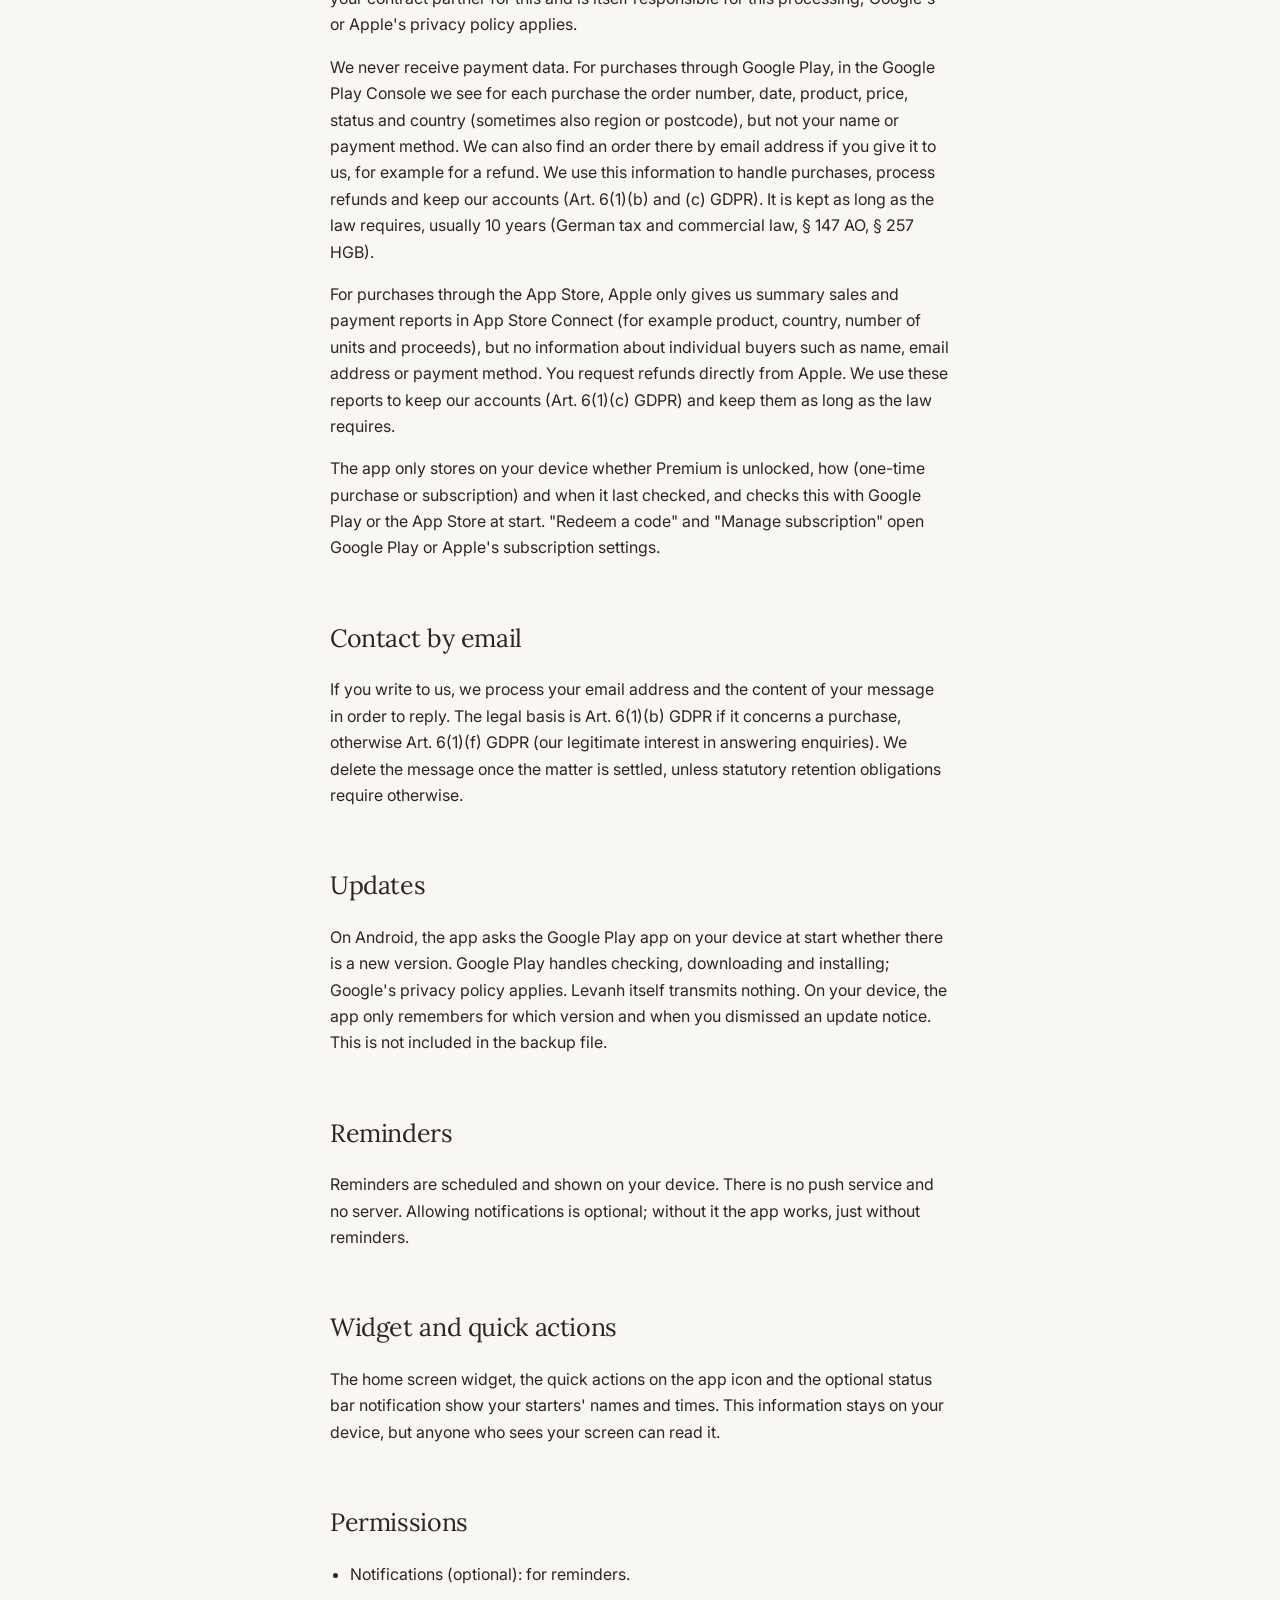
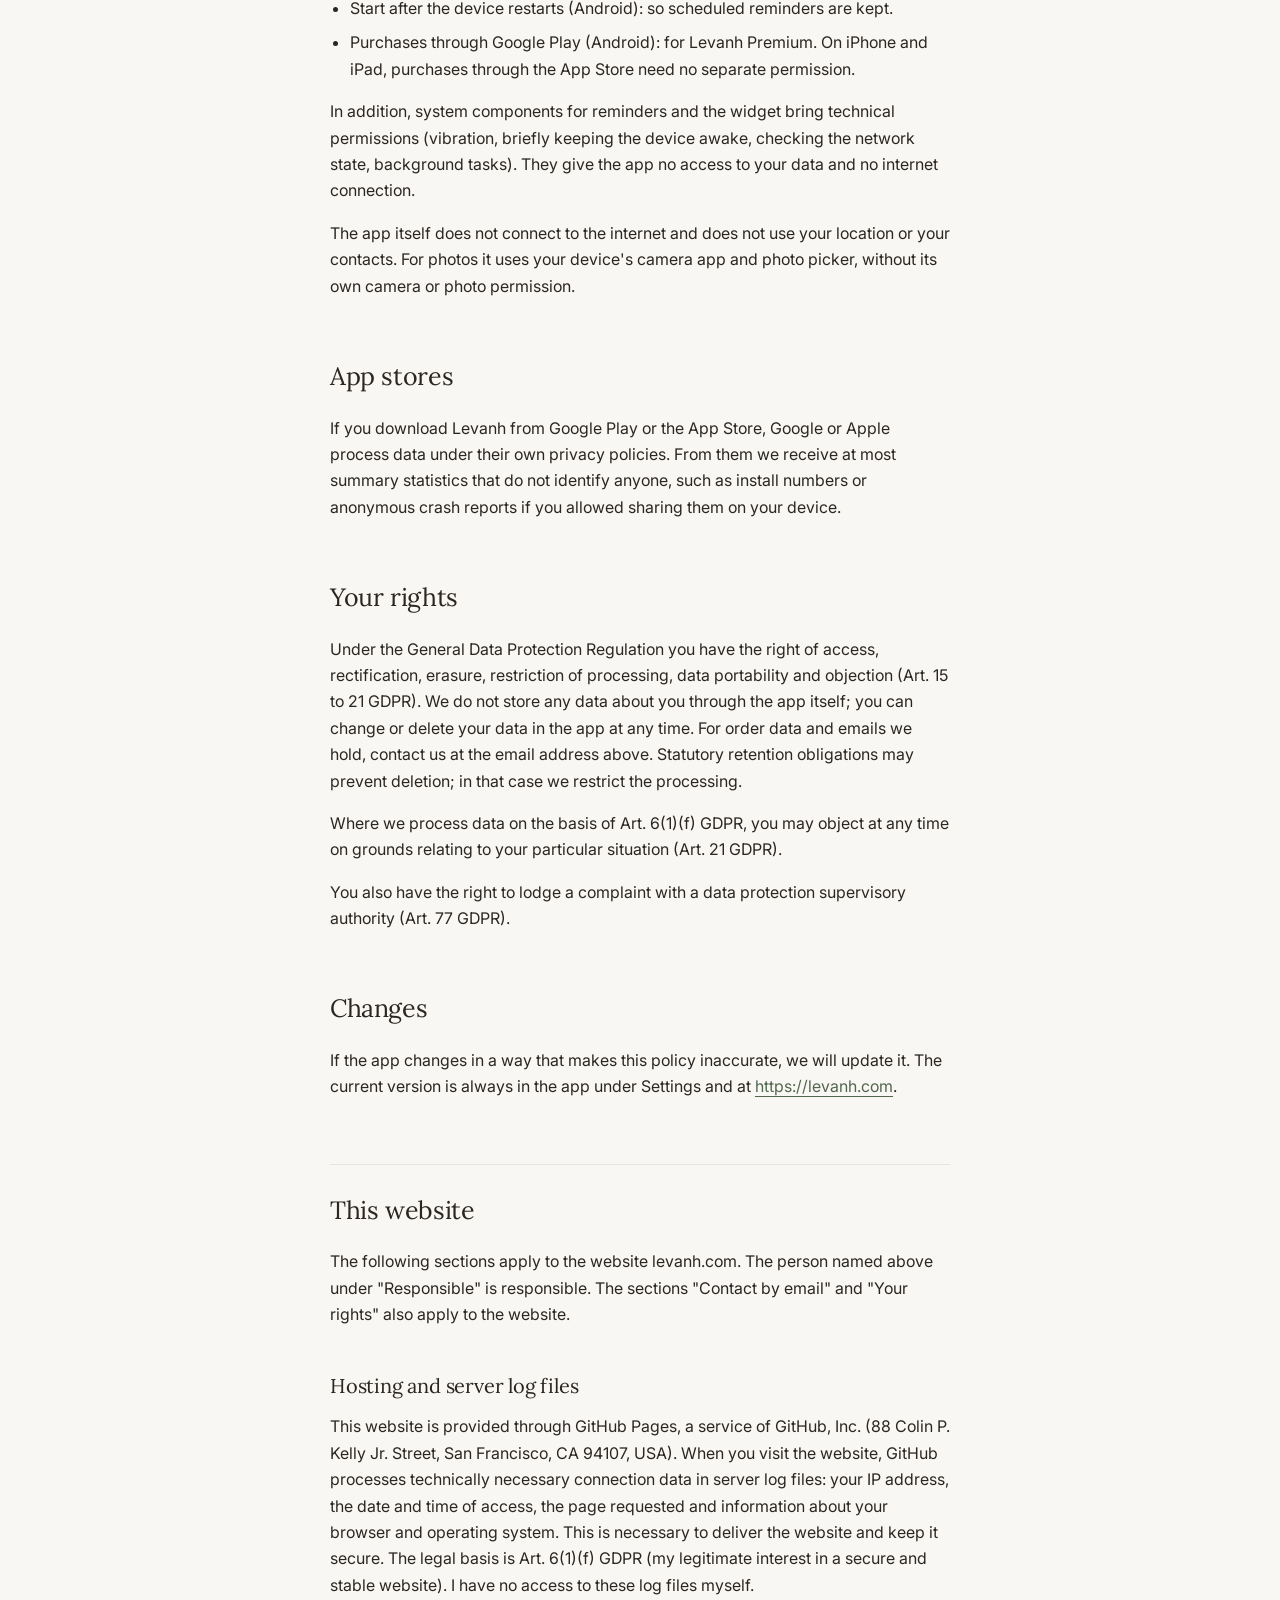
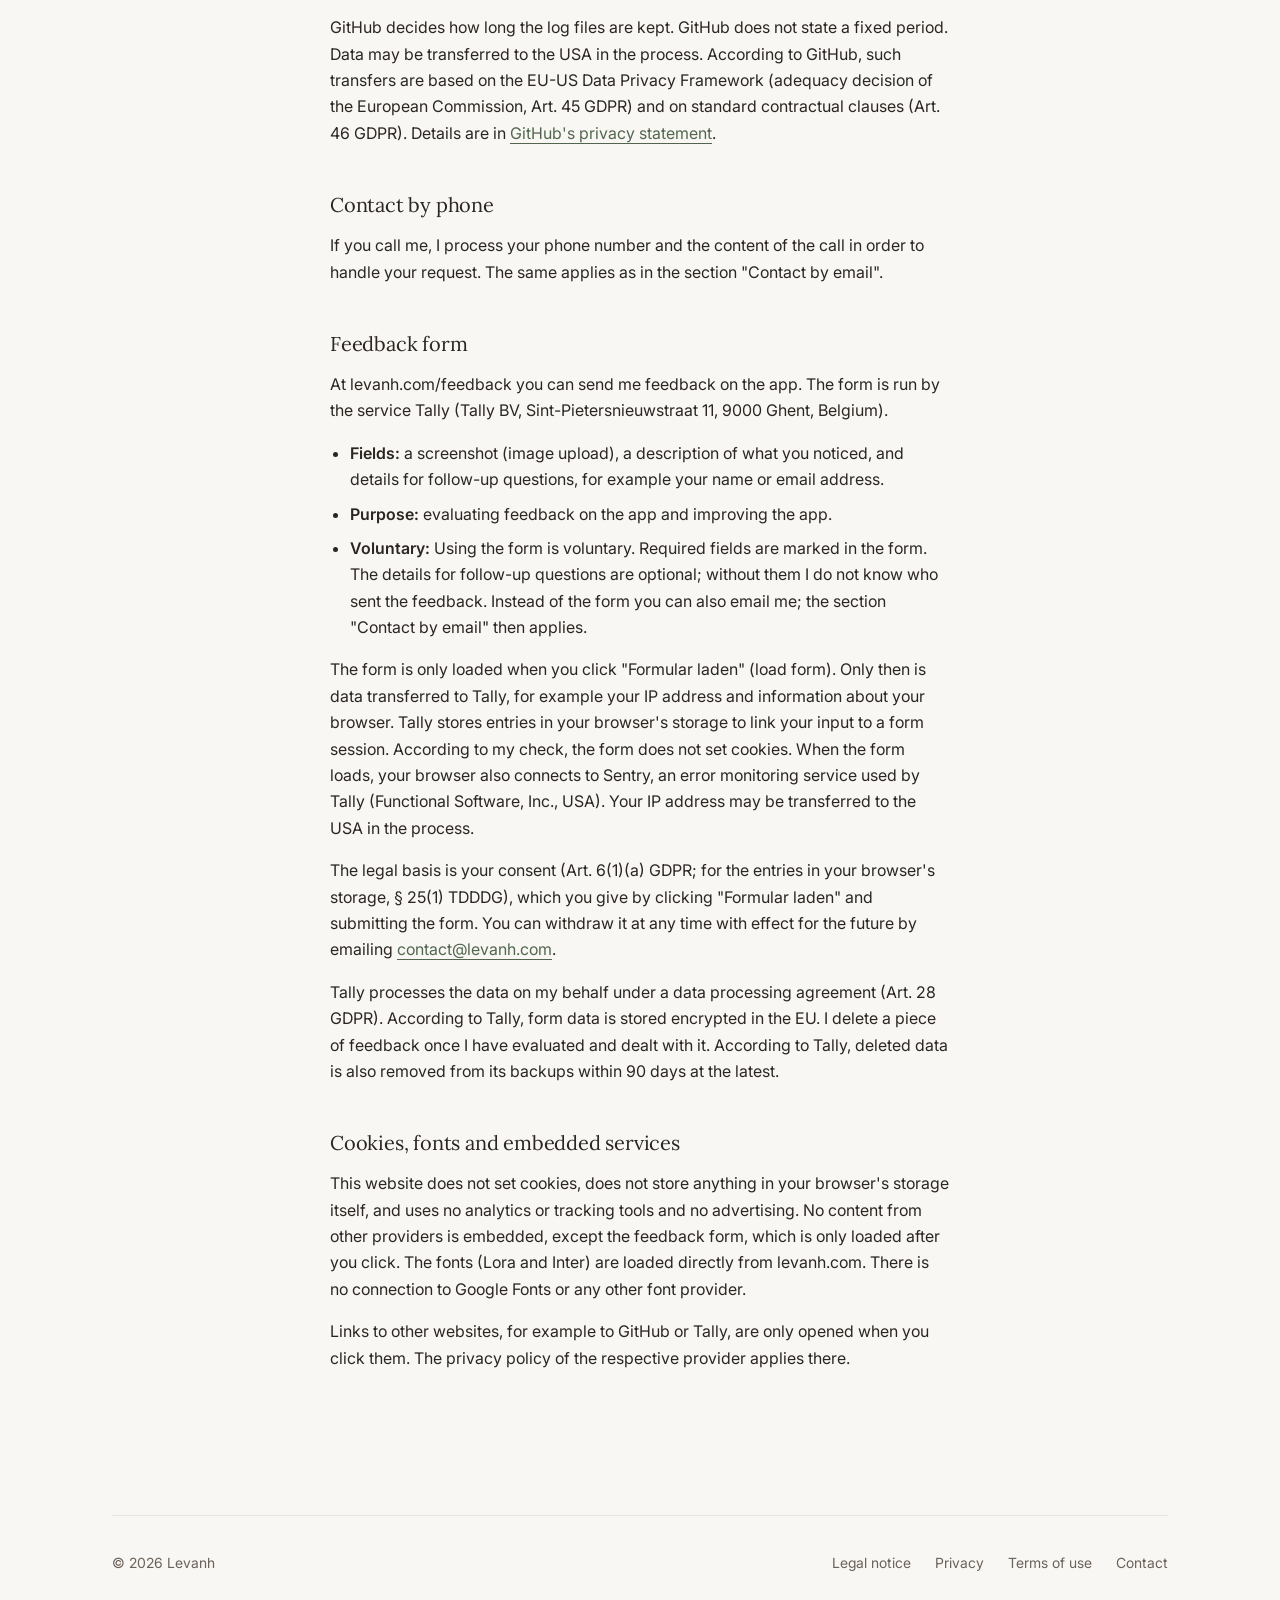
<file: en/privacy.html>
<!DOCTYPE html>
<html lang="en">
<head>
  <meta charset="UTF-8">
  <meta name="viewport" content="width=device-width, initial-scale=1.0">
  <title>Privacy policy – Levanh</title>
  <meta name="description" content="Privacy policy for the Levanh app and the website levanh.com.">
  <meta name="robots" content="noindex">
  <meta name="color-scheme" content="light dark">
  <link rel="alternate" hreflang="de" href="https://levanh.com/datenschutz">
  <link rel="alternate" hreflang="en" href="https://levanh.com/en/privacy">
  <link rel="icon" type="image/png" href="../favicon.png">
  <link rel="apple-touch-icon" href="../apple-touch-icon.png">
  <link rel="preload" href="../fonts/lora-400.woff2" as="font" type="font/woff2" crossorigin>
  <link rel="preload" href="../fonts/inter-400.woff2" as="font" type="font/woff2" crossorigin>
  <link rel="stylesheet" href="../style.css">
</head>
<body>

  <a class="skip" href="#inhalt">Skip to content</a>

  <header class="site-header">
    <div class="wrap bar">
      <a class="brand" href="../index.html">
        <picture>
          <source srcset="../img/logo-dark.png" media="(prefers-color-scheme: dark)">
          <img src="../img/logo.png" width="97" height="112" alt="">
        </picture>
        Levanh
      </a>
      <nav class="nav" aria-label="Main navigation">
        <a href="../index.html" hreflang="de">Back to home</a>
      </nav>
    </div>
  </header>

  <main class="wrap legal" id="inhalt">
    <h1>Privacy policy</h1>

    <p class="meta">Last updated: November 16, 2026</p>

    <nav class="legal-lang" aria-label="Language">
      <a href="../datenschutz.html" lang="de" hreflang="de">Deutsch</a>
    </nav>

    <!-- App part: identical to the privacy policy in the app. Do not rephrase. -->
    <h2>In short</h2>

    <p>The Levanh app does not collect personal data. There is no account, no advertising, no tracking and no analytics. The app itself does not connect to any server; for purchases and updates it only talks to the Google Play app or the App Store on your device. Everything you enter and all photos you add stay on your device. We only have data about you if you buy Levanh Premium (order data from Google Play or sales reports from Apple) or write to us. Both are described below.</p>

    <h2>Responsible</h2>

    <p>Mai-Anh Pham<br>
    c/o Block Services<br>
    Stuttgarter Str. 106<br>
    70736 Fellbach<br>
    Email: <a href="mailto:contact@levanh.com">contact@levanh.com</a></p>

    <h2>What the app stores</h2>

    <p>The app stores on your device what you enter yourself: your starters (name, flour, hydration, jar weight), feedings with times, amounts (weighed or estimated), temperatures, observations and notes, bakes with recipes, ratings and notes, your saved own recipes, photos you add, the times under "My times", and your settings (for example your fridge temperature and how you weigh when feeding).</p>

    <ul>
      <li>The data is kept in the app's storage on your device. Only you have access to it.</li>
      <li>It is not sent to us or to anyone else.</li>
      <li>If you delete the app, the data is deleted too.</li>
      <li>The app does not back up to any cloud by itself. On Android, the automatic backup to your Google account is turned off for Levanh.</li>
      <li>Backups of your whole device that you set up in the operating system (for example an iPhone's iCloud backup) may contain the app's data. You control this in your device settings.</li>
    </ul>

    <h2>My times</h2>

    <p>Under "My times" you can choose to enter when you sleep or are usually away, for example "University, Mon–Fri 8–16", also with a name you pick yourself. Levanh only uses these times on your device to fit the bake plan around them. Like all other data, they are stored only on your device, not transmitted, and included in your backup file. Keep in mind: anyone who gets your backup file can read your daily routine from it. The app deletes one-off times once they are over. You can change or delete any time at any moment.</p>

    <h2>Backup file</h2>

    <p>If you choose "Back up my data" in the settings, the app creates a file with your data and opens your device's share menu. You decide where the file goes (for example a cloud drive or an email). The terms of that service apply there. When restoring, the app only reads the file you pick.</p>

    <h2>Photos</h2>

    <p>You can add photos to feedings, bakes and the growing diary. This is optional. To take a photo, Levanh opens your device's camera app; to choose one, it opens the system photo picker. Levanh only receives the photos you take or pick and has no access to your other photos. Photos are stored only in the app's storage on your device and included in your backup file. They are never uploaded. When you delete a photo, a starter or the app, the related photos are deleted.</p>

    <h2>Sharing a picture</h2>

    <p>When you share a bake, your starter, a collage or a recap as a picture, the app creates the picture on your device and opens your device's share menu. You decide where it goes. Levanh uploads nothing.</p>

    <h2>Feedings as a table</h2>

    <p>When you choose "Share as table (CSV)" in a starter's history, the app creates a table of that starter's feedings on your device (times, amounts, temperatures, flour type, forecast and observed peak, your notes) and opens your device's share menu. You decide where the file goes; the terms of that provider apply there. Levanh uploads nothing.</p>

    <h2>Feedback</h2>

    <p>The settings have a "Send feedback" item. It opens the page levanh.com/feedback in a browser window. If you turn it on in the settings, you can also shake your phone instead; the app then asks whether you want to send feedback. For this, the app evaluates the motion only on your device while it is open. None of it is stored or transmitted. Shaking is off by default and can be turned off again at any time. Levanh itself transmits nothing. You decide what you write into the form. It is processed through the website levanh.com, under the privacy policy published there.</p>

    <h2>Purchases (Levanh Premium)</h2>

    <p>You can buy Levanh Premium on Android through Google Play and on iPhone and iPad through Apple's App Store, as a one-time purchase or as a subscription. The subscription is available monthly or yearly; for the subscriptions, the store may offer a free trial. The store decides whether you are offered a trial based on your Google account or Apple ID (for example, whether you have had a subscription to this app before); the app only learns which offers are available to you. Google or Apple handles the purchase, payment, trial, renewal and cancellation. Google or Apple is your contract partner for this and is itself responsible for this processing; Google's or Apple's privacy policy applies.</p>

    <p>We never receive payment data. For purchases through Google Play, in the Google Play Console we see for each purchase the order number, date, product, price, status and country (sometimes also region or postcode), but not your name or payment method. We can also find an order there by email address if you give it to us, for example for a refund. We use this information to handle purchases, process refunds and keep our accounts (Art. 6(1)(b) and (c) GDPR). It is kept as long as the law requires, usually 10 years (German tax and commercial law, § 147 AO, § 257 HGB).</p>

    <p>For purchases through the App Store, Apple only gives us summary sales and payment reports in App Store Connect (for example product, country, number of units and proceeds), but no information about individual buyers such as name, email address or payment method. You request refunds directly from Apple. We use these reports to keep our accounts (Art. 6(1)(c) GDPR) and keep them as long as the law requires.</p>

    <p>The app only stores on your device whether Premium is unlocked, how (one-time purchase or subscription) and when it last checked, and checks this with Google Play or the App Store at start. "Redeem a code" and "Manage subscription" open Google Play or Apple's subscription settings.</p>

    <h2>Contact by email</h2>

    <p>If you write to us, we process your email address and the content of your message in order to reply. The legal basis is Art. 6(1)(b) GDPR if it concerns a purchase, otherwise Art. 6(1)(f) GDPR (our legitimate interest in answering enquiries). We delete the message once the matter is settled, unless statutory retention obligations require otherwise.</p>

    <h2>Updates</h2>

    <p>On Android, the app asks the Google Play app on your device at start whether there is a new version. Google Play handles checking, downloading and installing; Google's privacy policy applies. Levanh itself transmits nothing. On your device, the app only remembers for which version and when you dismissed an update notice. This is not included in the backup file.</p>

    <h2>Reminders</h2>

    <p>Reminders are scheduled and shown on your device. There is no push service and no server. Allowing notifications is optional; without it the app works, just without reminders.</p>

    <h2>Widget and quick actions</h2>

    <p>The home screen widget, the quick actions on the app icon and the optional status bar notification show your starters' names and times. This information stays on your device, but anyone who sees your screen can read it.</p>

    <h2>Permissions</h2>

    <ul>
      <li>Notifications (optional): for reminders.</li>
      <li>Start after the device restarts (Android): so scheduled reminders are kept.</li>
      <li>Purchases through Google Play (Android): for Levanh Premium. On iPhone and iPad, purchases through the App Store need no separate permission.</li>
    </ul>

    <p>In addition, system components for reminders and the widget bring technical permissions (vibration, briefly keeping the device awake, checking the network state, background tasks). They give the app no access to your data and no internet connection.</p>

    <p>The app itself does not connect to the internet and does not use your location or your contacts. For photos it uses your device's camera app and photo picker, without its own camera or photo permission.</p>

    <h2>App stores</h2>

    <p>If you download Levanh from Google Play or the App Store, Google or Apple process data under their own privacy policies. From them we receive at most summary statistics that do not identify anyone, such as install numbers or anonymous crash reports if you allowed sharing them on your device.</p>

    <h2>Your rights</h2>

    <p>Under the General Data Protection Regulation you have the right of access, rectification, erasure, restriction of processing, data portability and objection (Art. 15 to 21 GDPR). We do not store any data about you through the app itself; you can change or delete your data in the app at any time. For order data and emails we hold, contact us at the email address above. Statutory retention obligations may prevent deletion; in that case we restrict the processing.</p>

    <p>Where we process data on the basis of Art. 6(1)(f) GDPR, you may object at any time on grounds relating to your particular situation (Art. 21 GDPR).</p>

    <p>You also have the right to lodge a complaint with a data protection supervisory authority (Art. 77 GDPR).</p>

    <h2>Changes</h2>

    <p>If the app changes in a way that makes this policy inaccurate, we will update it. The current version is always in the app under Settings and at <a href="https://levanh.com">https://levanh.com</a>.</p>
    <!-- End of app part -->

    <!-- Website part: not from the app. Have it legally reviewed. -->
    <section id="website" aria-labelledby="website-title">
      <h2 id="website-title">This website</h2>
      <p>The following sections apply to the website levanh.com. The person named above under "Responsible" is responsible. The sections "Contact by email" and "Your rights" also apply to the website.</p>

      <h3>Hosting and server log files</h3>
      <p>This website is provided through GitHub Pages, a service of GitHub, Inc. (88 Colin P. Kelly Jr. Street, San Francisco, CA 94107, USA). When you visit the website, GitHub processes technically necessary connection data in server log files: your IP address, the date and time of access, the page requested and information about your browser and operating system. This is necessary to deliver the website and keep it secure. The legal basis is Art. 6(1)(f) GDPR (my legitimate interest in a secure and stable website). I have no access to these log files myself.</p>
      <p>GitHub decides how long the log files are kept. GitHub does not state a fixed period. Data may be transferred to the USA in the process. According to GitHub, such transfers are based on the EU-US Data Privacy Framework (adequacy decision of the European Commission, Art. 45 GDPR) and on standard contractual clauses (Art. 46 GDPR). Details are in <a href="https://docs.github.com/en/site-policy/privacy-policies/github-general-privacy-statement" rel="noopener">GitHub's privacy statement</a>.</p>

      <h3>Contact by phone</h3>
      <p>If you call me, I process your phone number and the content of the call in order to handle your request. The same applies as in the section "Contact by email".</p>

      <h3 id="feedback">Feedback form</h3>
      <p>At levanh.com/feedback you can send me feedback on the app. The form is run by the service Tally (Tally BV, Sint-Pietersnieuwstraat 11, 9000 Ghent, Belgium).</p>
      <ul>
        <li><strong>Fields:</strong> a screenshot (image upload), a description of what you noticed, and details for follow-up questions, for example your name or email address.</li>
        <li><strong>Purpose:</strong> evaluating feedback on the app and improving the app.</li>
        <li><strong>Voluntary:</strong> Using the form is voluntary. Required fields are marked in the form. The details for follow-up questions are optional; without them I do not know who sent the feedback. Instead of the form you can also email me; the section "Contact by email" then applies.</li>
      </ul>
      <p>The form is only loaded when you click "Formular laden" (load form). Only then is data transferred to Tally, for example your IP address and information about your browser. Tally stores entries in your browser's storage to link your input to a form session. According to my check, the form does not set cookies. When the form loads, your browser also connects to Sentry, an error monitoring service used by Tally (Functional Software, Inc., USA). Your IP address may be transferred to the USA in the process.</p>
      <p>The legal basis is your consent (Art. 6(1)(a) GDPR; for the entries in your browser's storage, § 25(1) TDDDG), which you give by clicking "Formular laden" and submitting the form. You can withdraw it at any time with effect for the future by emailing <a href="mailto:contact@levanh.com">contact@levanh.com</a>.</p>
      <p>Tally processes the data on my behalf under a data processing agreement (Art. 28 GDPR). According to Tally, form data is stored encrypted in the EU. I delete a piece of feedback once I have evaluated and dealt with it. According to Tally, deleted data is also removed from its backups within 90 days at the latest.</p>

      <h3>Cookies, fonts and embedded services</h3>
      <p>This website does not set cookies, does not store anything in your browser's storage itself, and uses no analytics or tracking tools and no advertising. No content from other providers is embedded, except the feedback form, which is only loaded after you click. The fonts (Lora and Inter) are loaded directly from levanh.com. There is no connection to Google Fonts or any other font provider.</p>
      <p>Links to other websites, for example to GitHub or Tally, are only opened when you click them. The privacy policy of the respective provider applies there.</p>
    </section>
  </main>

  <footer class="site-footer">
    <div class="wrap foot">
      <p>© 2026 Levanh</p>
      <nav aria-label="Legal">
        <a href="imprint.html">Legal notice</a>
        <a href="privacy.html">Privacy</a>
        <a href="terms.html">Terms of use</a>
        <a href="mailto:contact@levanh.com">Contact</a>
      </nav>
    </div>
  </footer>

</body>
</html>
</file>
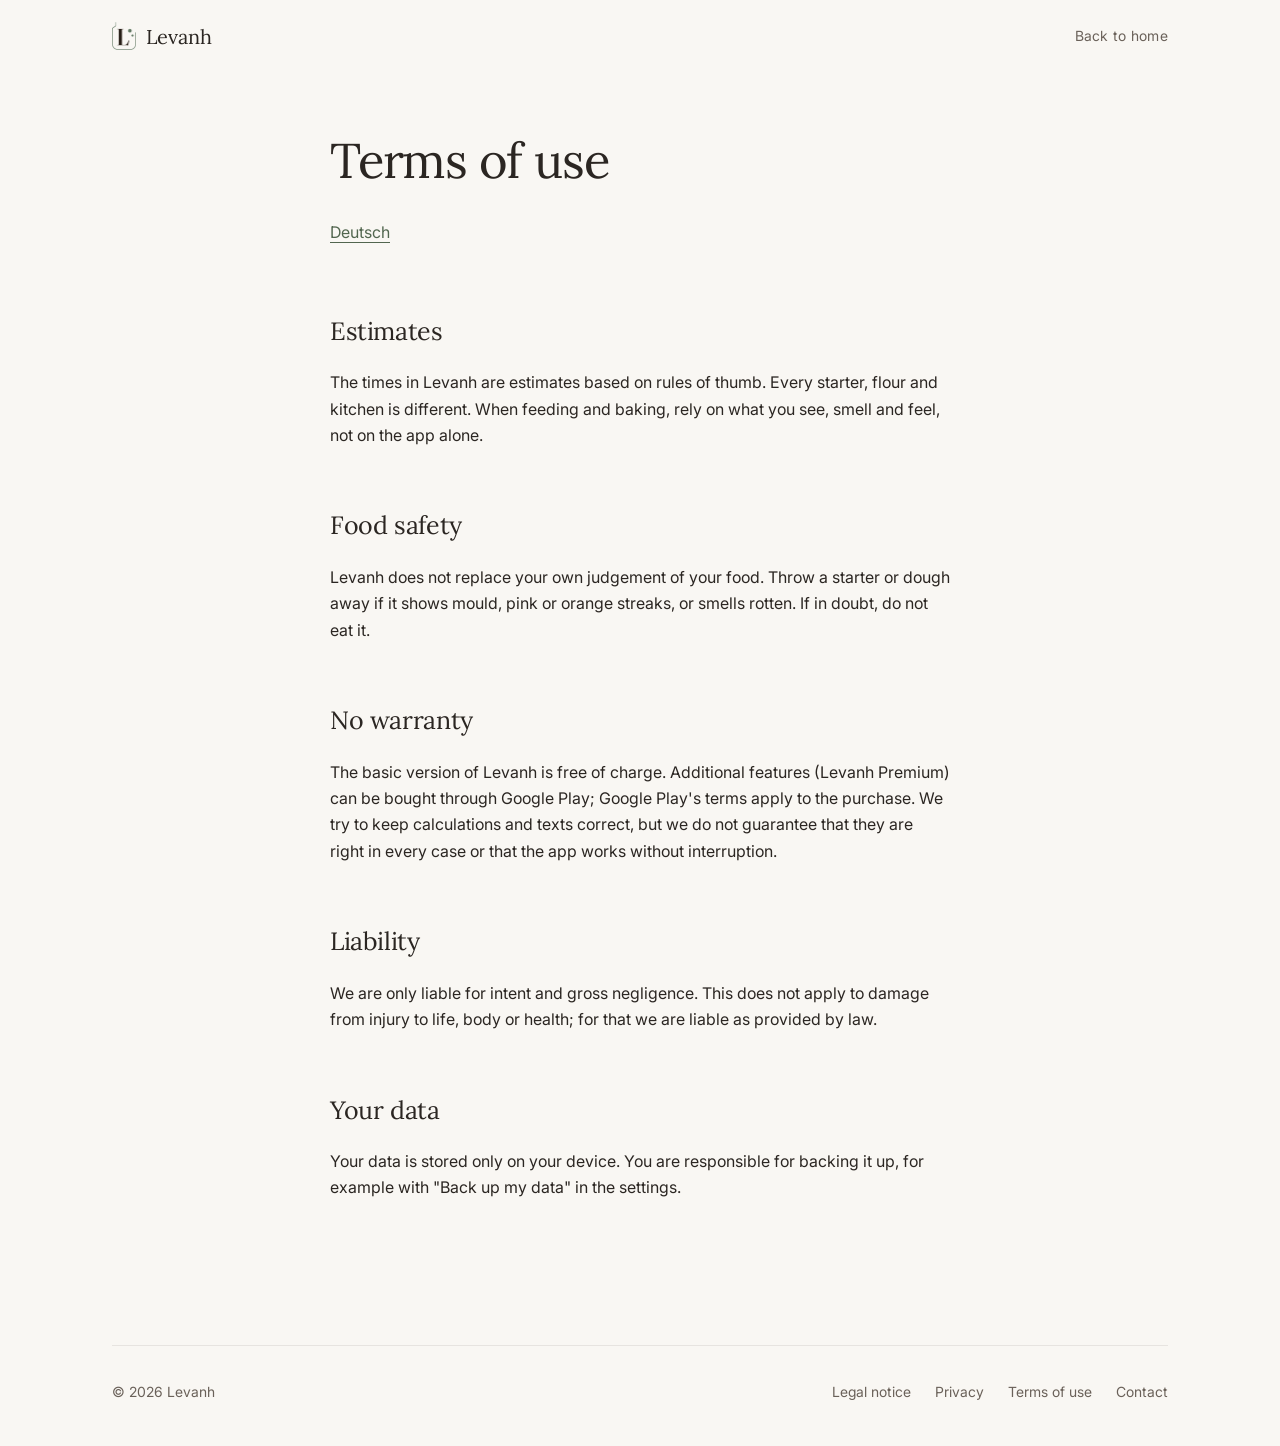
<file: en/terms.html>
<!DOCTYPE html>
<html lang="en">
<head>
  <meta charset="UTF-8">
  <meta name="viewport" content="width=device-width, initial-scale=1.0">
  <title>Terms of use – Levanh</title>
  <meta name="description" content="Terms of use for the Levanh app.">
  <meta name="robots" content="noindex">
  <meta name="color-scheme" content="light dark">
  <link rel="alternate" hreflang="de" href="https://levanh.com/nutzungsbedingungen">
  <link rel="alternate" hreflang="en" href="https://levanh.com/en/terms">
  <link rel="icon" type="image/png" href="../favicon.png">
  <link rel="apple-touch-icon" href="../apple-touch-icon.png">
  <link rel="preload" href="../fonts/lora-400.woff2" as="font" type="font/woff2" crossorigin>
  <link rel="preload" href="../fonts/inter-400.woff2" as="font" type="font/woff2" crossorigin>
  <link rel="stylesheet" href="../style.css">
</head>
<body>

  <a class="skip" href="#inhalt">Skip to content</a>

  <header class="site-header">
    <div class="wrap bar">
      <a class="brand" href="../index.html">
        <picture>
          <source srcset="../img/logo-dark.png" media="(prefers-color-scheme: dark)">
          <img src="../img/logo.png" width="97" height="112" alt="">
        </picture>
        Levanh
      </a>
      <nav class="nav" aria-label="Main navigation">
        <a href="../index.html" hreflang="de">Back to home</a>
      </nav>
    </div>
  </header>

  <main class="wrap legal" id="inhalt">
    <h1>Terms of use</h1>

    <nav class="legal-lang" aria-label="Language">
      <a href="../nutzungsbedingungen.html" lang="de" hreflang="de">Deutsch</a>
    </nav>

    <h2>Estimates</h2>

    <p>The times in Levanh are estimates based on rules of thumb. Every starter, flour and kitchen is different. When feeding and baking, rely on what you see, smell and feel, not on the app alone.</p>

    <h2>Food safety</h2>

    <p>Levanh does not replace your own judgement of your food. Throw a starter or dough away if it shows mould, pink or orange streaks, or smells rotten. If in doubt, do not eat it.</p>

    <h2>No warranty</h2>

    <p>The basic version of Levanh is free of charge. Additional features (Levanh Premium) can be bought through Google Play; Google Play's terms apply to the purchase. We try to keep calculations and texts correct, but we do not guarantee that they are right in every case or that the app works without interruption.</p>

    <h2>Liability</h2>

    <p>We are only liable for intent and gross negligence. This does not apply to damage from injury to life, body or health; for that we are liable as provided by law.</p>

    <h2>Your data</h2>

    <p>Your data is stored only on your device. You are responsible for backing it up, for example with "Back up my data" in the settings.</p>
  </main>

  <footer class="site-footer">
    <div class="wrap foot">
      <p>© 2026 Levanh</p>
      <nav aria-label="Legal">
        <a href="imprint.html">Legal notice</a>
        <a href="privacy.html">Privacy</a>
        <a href="terms.html">Terms of use</a>
        <a href="mailto:contact@levanh.com">Contact</a>
      </nav>
    </div>
  </footer>

</body>
</html>
</file>
<file: style.css>
/* ==========================================================
   Levanh – Designsystem
   Alle Farben, Größen, Abstände und Radien nur über :root.
   ========================================================== */

/* ---------- Schriften (lokal gehostet) ---------- */
@font-face {
  font-family: "Lora";
  src: url("fonts/lora-400.woff2") format("woff2");
  font-weight: 400;
  font-style: normal;
  font-display: swap;
}
@font-face {
  font-family: "Lora";
  src: url("fonts/lora-400-italic.woff2") format("woff2");
  font-weight: 400;
  font-style: italic;
  font-display: swap;
}
@font-face {
  font-family: "Inter";
  src: url("fonts/inter-400.woff2") format("woff2");
  font-weight: 400;
  font-style: normal;
  font-display: swap;
}
@font-face {
  font-family: "Inter";
  src: url("fonts/inter-600.woff2") format("woff2");
  font-weight: 600;
  font-style: normal;
  font-display: swap;
}

/* ---------- Tokens ---------- */
:root {
  /* Farben – Hell */
  --bg: #F9F7F3;
  --surface: #FFFFFF;
  --tint: #F1EEE8;
  --text: #2B2622;
  --muted: #6A6159;
  --accent: #627863;          /* Flächen: Balken, Markierungen */
  --accent-text: #52664F;     /* Text und Links, mind. 5:1 auf allen Flächen */
  --accent-soft: #E4EBE2;
  --crust: #9A5B3A;           /* Braun, sparsam: Hinweis „Hungrig“ */
  --crust-soft: #F8EEE7;
  --line: rgba(43, 38, 34, 0.09);
  --line-strong: rgba(43, 38, 34, 0.2);

  /* Schrift */
  --serif: "Lora", Georgia, "Times New Roman", serif;
  --sans: "Inter", -apple-system, BlinkMacSystemFont, "Segoe UI", Roboto, Helvetica, Arial, sans-serif;

  /* Modulare Skala 1,25 – Basis 16 px */
  --step--2: 0.75rem;
  --step--1: 0.875rem;
  --step-0: 1rem;
  --step-1: 1.25rem;
  --step-2: 1.563rem;
  --step-3: 1.953rem;
  --step-4: 2.441rem;
  --step-5: 3.052rem;
  --step-6: 3.815rem;
  --step-7: 4.768rem;

  /* 8-px-Raster */
  --space-1: 0.5rem;
  --space-2: 1rem;
  --space-3: 1.5rem;
  --space-4: 2rem;
  --space-6: 3rem;
  --space-8: 4rem;
  --space-12: 6rem;
  --space-16: 8rem;

  /* Maße */
  --measure: 62ch;
  --page: 72rem;
  --gutter: var(--space-3);
  --header-h: 4.5rem;
  --target: 2.75rem;          /* 44 px Klickfläche */
  --radius-card: 1.5rem;      /* Karten wie in der App */
  --radius-pill: 999px;
  --focus: 2px solid var(--accent-text);

  /* Bewegung */
  --ease: cubic-bezier(0.2, 0.6, 0.2, 1);
  --dur: 320ms;
}

@media (prefers-color-scheme: dark) {
  :root {
    --bg: #171513;
    --surface: #211E1B;
    --tint: #1D1B18;
    --text: #EFEBE5;
    --muted: #ADA59B;
    --accent: #9DB59E;
    --accent-text: #9DB59E;
    --accent-soft: #2B352C;
    --crust: #D9A27E;
    --crust-soft: #3A2A20;
    --line: rgba(239, 235, 229, 0.1);
    --line-strong: rgba(239, 235, 229, 0.24);
  }
}

/* ---------- Basis ---------- */
*, *::before, *::after { box-sizing: border-box; }

html {
  scroll-behavior: smooth;
  scroll-padding-top: calc(var(--header-h) + var(--space-3)); /* Fokus nie unter dem Header */
  -webkit-text-size-adjust: 100%;
  text-size-adjust: 100%;
}

body {
  margin: 0;
  background: var(--bg);
  color: var(--text);
  font-family: var(--sans);
  font-size: var(--step-0);
  line-height: 1.65;
  -webkit-font-smoothing: antialiased;
  -moz-osx-font-smoothing: grayscale;
}

h1, h2, h3 {
  font-family: var(--serif);
  font-weight: 400;
  line-height: 1.1;
  letter-spacing: -0.015em;
  margin: 0 0 var(--space-3);
  text-wrap: balance;
}
h1 { font-size: clamp(2.75rem, 1.4rem + 5.6vw, var(--step-7)); line-height: 1.02; letter-spacing: -0.025em; }
h2 { font-size: clamp(var(--step-4), 1.6rem + 2.4vw, var(--step-5)); }
h3 { font-size: var(--step-2); letter-spacing: -0.01em; }

em { font-style: italic; }
h1 em { color: var(--accent-text); }

p { margin: 0 0 var(--space-2); max-width: var(--measure); }

img { max-width: 100%; height: auto; display: block; }

a { color: var(--accent-text); text-decoration-thickness: 1px; text-underline-offset: 0.25em; }
a:hover { text-decoration-thickness: 2px; }

:focus-visible {
  outline: var(--focus);
  outline-offset: 4px;
  border-radius: 2px;
}

.wrap { max-width: var(--page); margin-inline: auto; padding-inline: var(--gutter); }

.muted { color: var(--muted); }

.visually-hidden {
  position: absolute !important;
  width: 1px;
  height: 1px;
  overflow: hidden;
  clip: rect(0 0 0 0);
  white-space: nowrap;
}

/* Kleines Label über Überschriften – nur kurze Wörter, daher Versalien erlaubt */
.label {
  margin: 0 0 var(--space-3);
  font-size: var(--step--2);
  font-weight: 600;
  letter-spacing: 0.14em;
  text-transform: uppercase;
  color: var(--accent-text);
}

/* ---------- Skip-Link ---------- */
.skip {
  position: absolute;
  left: var(--space-2);
  top: var(--space-1);
  z-index: 100;
  padding: var(--space-1) var(--space-2);
  background: var(--text);
  color: var(--bg);
  font-weight: 600;
  transform: translateY(-200%);
}
.skip:focus { transform: none; }

/* ---------- Header ---------- */
.site-header {
  position: sticky;
  top: 0;
  z-index: 10;
  background: var(--bg);
}

.bar {
  display: flex;
  align-items: center;
  justify-content: space-between;
  gap: var(--space-2);
  min-height: var(--header-h);
}

.brand {
  display: inline-flex;
  align-items: center;
  gap: 0.6rem;
  min-height: var(--target);
  font-family: var(--serif);
  font-size: var(--step-1);
  letter-spacing: -0.01em;
  color: var(--text);
  text-decoration: none;
}
.brand img { width: 1.5rem; height: auto; }

.nav { display: flex; gap: var(--space-3); }
.nav a {
  display: inline-flex;
  align-items: center;
  min-height: var(--target);
  color: var(--muted);
  text-decoration: none;
  font-size: var(--step--1);
  letter-spacing: 0.02em;
}
.nav a:hover { color: var(--text); }

/* ---------- Abschnitte ---------- */
.section { padding-block: var(--space-12); }

.section-head { margin-bottom: var(--space-8); max-width: 40rem; }
.section-head p:not(.label) { color: var(--muted); font-size: var(--step-1); line-height: 1.55; }

/* ---------- Hero ---------- */
.hero { padding-block: var(--space-6) var(--space-12); }

.hero-grid { display: grid; gap: var(--space-8); align-items: center; }

.lead {
  font-size: var(--step-1);
  line-height: 1.55;
  color: var(--muted);
  max-width: 30ch;
  margin-top: var(--space-4);
}

.hero-figure { margin: 0; justify-self: center; width: min(100%, 24rem); }
.hero-figure .stage-card { width: 100%; }

/* ---------- Karte (wie in der App) ---------- */
.card {
  background: var(--surface);
  border: 1px solid var(--line);
  border-radius: var(--radius-card);
  padding: var(--space-3);
}

/* ---------- Badge ---------- */
.badge {
  display: inline-block;
  margin: 0;
  padding: 0.3rem 0.75rem;
  border-radius: var(--radius-pill);
  background: var(--accent-soft);
  color: var(--accent-text);
  font-size: var(--step--2);
  font-weight: 600;
  letter-spacing: 0.1em;
  text-transform: uppercase;
  line-height: 1.4;
}
.badge-crust { background: var(--crust-soft); color: var(--crust); }

/* ---------- Countdown ---------- */
.countdown { margin: 0; display: grid; gap: 0.15rem; }
.countdown-kicker { color: var(--muted); font-size: var(--step--1); }
.countdown-big {
  font-family: var(--serif);
  font-size: var(--step-3);
  line-height: 1.1;
  letter-spacing: -0.01em;
  color: var(--text);
}

/* ---------- Peak-Balken mit Fenster (wie in der App) ----------
   Peak liegt bei 80 %, das Fenster reicht von 70 bis 90 %. */
.peakbar {
  position: relative;
  height: 6px;
  border-radius: var(--radius-pill);
  background: var(--tint);
  box-shadow: inset 0 0 0 1px var(--line);
}
.peakbar-window {
  position: absolute;
  top: -3px;
  bottom: -3px;
  left: 70%;
  width: 20%;
  border-radius: var(--radius-pill);
  background: var(--accent-soft);
}
.peakbar-fill {
  position: absolute;
  inset: 0;
  border-radius: inherit;
  background: var(--accent);
  transform-origin: left center;
  transform: scaleX(var(--value, 0));
}
.peakbar-tick {
  position: absolute;
  top: -5px;
  bottom: -5px;
  left: 80%;
  width: 2px;
  margin-left: -1px;
  background: var(--text);
  border-radius: 1px;
}
.peakbar-labels {
  position: relative;
  margin: var(--space-1) 0 0;
  min-height: 1.5em;
  font-size: var(--step--1);
  color: var(--muted);
  font-variant-numeric: tabular-nums;
}
.peakbar-peak { position: absolute; left: 80%; transform: translateX(-50%); white-space: nowrap; }

/* ---------- Geschichte: Ein Tag mit deinem Starter ---------- */
.story { padding-top: var(--space-8); }

.steps { list-style: none; margin: 0; padding: 0; display: grid; gap: var(--space-12); }

.step .step-time {
  margin: 0 0 var(--space-1);
  font-family: var(--serif);
  font-style: italic;
  font-size: var(--step-1);
  color: var(--accent-text);
}
.step h3 { margin-bottom: var(--space-1); }
.step > p { color: var(--muted); }

/* Mini-Karte in jedem Schritt (Handy und ohne JavaScript) */
.mini {
  display: grid;
  grid-template-columns: 4.5rem 1fr;
  gap: var(--space-2) var(--space-3);
  align-items: center;
  max-width: 26rem;
  margin-top: var(--space-3);
}
.mini-avatar img { width: 4.5rem; }
.mini-info { display: grid; gap: var(--space-1); justify-items: start; }
.mini .peakbar,
.mini .peakbar-labels { grid-column: 1 / -1; }
.mini .peakbar { margin-top: var(--space-1); }

/* Bühne – nur sichtbar, wenn JavaScript aktiv ist und Platz da ist */
.stage { display: none; }

@media (min-width: 60rem) {
  .story-live .story-grid {
    display: grid;
    grid-template-columns: 1fr 1fr;
    gap: var(--space-12);
    align-items: start;
  }
  .story-live .stage {
    display: grid;
    position: sticky;
    top: calc(var(--header-h) + var(--space-3));
    min-height: calc(100vh - var(--header-h) - var(--space-6));
    align-content: center;
  }
  .story-live .steps { gap: 0; }
  .story-live .step {
    min-height: 75vh;
    display: grid;
    align-content: center;
    padding-left: var(--space-4);
  }
  /* kleiner Punkt an der Uhrzeit als Markierung */
  .story-live .step .step-time { position: relative; }
  .story-live .step .step-time::before {
    content: "";
    position: absolute;
    left: calc(-1 * var(--space-4));
    top: 50%;
    width: 7px;
    height: 7px;
    margin-top: -3.5px;
    border-radius: 50%;
    background: var(--line-strong);
    transition: background-color var(--dur) var(--ease), transform var(--dur) var(--ease);
  }
  .story-live .step.is-active .step-time::before { background: var(--accent); transform: scale(1.6); }
  .story-live .mini { display: none; }
}

/* Die Bühne ist eine Dashboard-Karte wie in der App */
.stage-card {
  display: grid;
  gap: var(--space-3);
  width: min(100%, 26rem);
  justify-self: center;
  padding: var(--space-4);
}
.stage-head { text-align: center; }
.stage-name { margin: 0; font-family: var(--serif); font-size: var(--step-3); line-height: 1.1; }
.stage-meta { margin: 0.25rem auto 0; font-size: var(--step--1); color: var(--muted); }

.stage-pics { position: relative; aspect-ratio: 1; width: 62%; justify-self: center; }
.stage-pics picture { position: absolute; inset: 0; opacity: 0; transition: opacity var(--dur) var(--ease); }
.stage-pics picture.is-active { opacity: 1; }
.stage-pics img { width: 100%; height: 100%; }

.stage-info { display: flex; justify-content: space-between; align-items: flex-start; gap: var(--space-2); }
.stage .peakbar-fill { transition: transform 700ms var(--ease); }

#funktionen { padding-top: 0; }

/* ---------- Funktionen: App-Screens ----------
   Handy: seitlich wischen (Scroll-Snap). Ab 48rem: drei Spalten nebeneinander. */
.screens {
  display: grid;
  grid-auto-flow: column;
  grid-auto-columns: min(72%, 17rem);
  gap: var(--space-3);
  overflow-x: auto;
  scroll-snap-type: x mandatory;
  padding-bottom: var(--space-2);
  margin-inline: calc(-1 * var(--gutter));
  padding-inline: var(--gutter);
  scroll-padding-inline: var(--gutter);
}
.screens:focus-visible { outline-offset: -2px; }
.screen { margin: 0; scroll-snap-align: start; }
.screen img {
  width: 100%;
  height: auto;
  border-radius: var(--radius-card);
  border: 1px solid var(--line);
  background: var(--surface);
}

/* Video – Platz ist vorbereitet, Inhalt folgt */
.video { margin: var(--space-6) 0 0; display: grid; gap: var(--space-2); justify-items: start; }
.video video { width: 100%; height: auto; background: var(--tint); }
.video figcaption { color: var(--muted); font-size: var(--step--1); }

/* ---------- Haltung: ein großer, ruhiger Moment ---------- */
.promise-section { padding-block: var(--space-16); }
.promise { text-align: center; display: grid; justify-items: center; }
.promise-statement {
  font-size: clamp(var(--step-5), 1.6rem + 4.4vw, var(--step-7));
  line-height: 1.04;
  letter-spacing: -0.025em;
  max-width: 14ch;
  margin: 0 auto var(--space-4);
}
.promise p { color: var(--muted); margin-inline: auto; max-width: 40ch; }

/* ---------- Fotos – Platz ist vorbereitet, Inhalt folgt ---------- */
.photo { margin: 0; }
.photo img { width: 100%; height: auto; border-radius: var(--radius-card); }
.photo figcaption { margin-top: var(--space-2); font-size: var(--step--1); color: var(--muted); }

/* ---------- Button (für das Video) ---------- */
.btn {
  display: inline-flex;
  align-items: center;
  justify-content: center;
  min-height: var(--target);
  padding: 0 var(--space-3);
  border: 1px solid var(--line-strong);
  border-radius: var(--radius-pill);
  background: transparent;
  color: var(--text);
  font: 600 var(--step--1) / 1 var(--sans);
  letter-spacing: 0.02em;
  cursor: pointer;
}
.btn:hover { border-color: var(--text); }
.btn:active { transform: translateY(1px); }

/* Primärer Button – dunkel wie „I fed my starter“ in der App */
.btn-primary {
  background: var(--text);
  border-color: var(--text);
  color: var(--bg);
  min-height: 3rem;
  padding-inline: var(--space-4);
}
.btn-primary:hover { background: var(--accent-text); border-color: var(--accent-text); color: var(--bg); }

/* ---------- Kontakt ---------- */
.contact-section { padding-top: 0; }
.contact { display: grid; justify-items: center; text-align: center; }
.contact h2 { font-size: clamp(var(--step-3), 1.4rem + 1.6vw, var(--step-4)); }
.contact p { color: var(--muted); margin-inline: auto; }
.contact .mail {
  display: inline-flex;
  align-items: center;
  min-height: var(--target);
  font-family: var(--serif);
  font-size: var(--step-2);
  word-break: break-word;
}

/* ---------- Footer ---------- */
.site-footer { padding-block: var(--space-4); font-size: var(--step--1); color: var(--muted); }
.foot {
  display: flex;
  flex-wrap: wrap;
  align-items: center;
  justify-content: space-between;
  gap: var(--space-1) var(--space-3);
}
.foot::before { content: ""; flex-basis: 100%; height: 1px; margin-bottom: var(--space-2); background: var(--line); }
.foot nav { display: flex; flex-wrap: wrap; gap: 0 var(--space-3); }
.foot a { display: inline-flex; align-items: center; min-height: var(--target); color: var(--muted); text-decoration: none; }
.foot a:hover { color: var(--text); text-decoration: underline; }
.foot p { margin: 0; }

/* ---------- Rechtliche Seiten ---------- */
.legal { max-width: calc(var(--measure) + 2 * var(--gutter)); padding-block: var(--space-8) var(--space-12); }
.legal h1 { font-size: clamp(var(--step-4), 1.6rem + 2.6vw, var(--step-5)); }
.legal h2 { font-size: var(--step-2); margin-top: var(--space-8); }
.legal .meta { color: var(--muted); font-size: var(--step--1); }
.legal h1, .legal h2, .legal h3 { hyphens: auto; overflow-wrap: break-word; }
.legal h1 span { display: block; margin-top: var(--space-1); font-size: 0.55em; color: var(--muted); }
.legal h3 { font-size: var(--step-1); margin-top: var(--space-6); margin-bottom: var(--space-2); }
.legal h4 { font-family: var(--sans); font-size: var(--step-0); font-weight: 600; letter-spacing: 0; margin: var(--space-4) 0 var(--space-1); }
.legal ul { padding-left: 1.25rem; margin: 0 0 var(--space-2); max-width: var(--measure); }
.legal li { margin-bottom: var(--space-1); }
.legal section { margin-top: var(--space-8); padding-top: var(--space-4); border-top: 1px solid var(--line); }
.legal section > h2 { margin-top: 0; }
.legal-lang { display: flex; gap: var(--space-3); margin-top: var(--space-2); }
.legal-lang a { display: inline-flex; align-items: center; min-height: var(--target); }

/* ---------- Feedback (nur Testphase) ---------- */
.feedback { max-width: calc(42.5rem + 2 * var(--gutter)); padding-block: var(--space-8) var(--space-12); }
.feedback h1 { font-size: clamp(var(--step-4), 1.6rem + 2.6vw, var(--step-5)); }
.feedback .lead { margin: 0 0 var(--space-6); max-width: none; }

.embed { padding: var(--space-4); }
.embed-consent { display: grid; gap: var(--space-3); justify-items: start; }
.embed-consent p { margin: 0; color: var(--muted); }
.embed-alt { font-size: var(--step--1); line-height: 1.9; }

/* Tally zeichnet seinen eigenen hellen Hintergrund – deshalb bleibt das Formular in beiden Modi lesbar */
.embed-frame {
  display: block;
  width: 100%;
  height: min(46rem, 80vh);
  border: 0;
  border-radius: calc(var(--radius-card) - var(--space-2));
  background: var(--surface);
}
.embed-status { margin: 0; color: var(--muted); font-size: var(--step--1); }
.embed.is-loading .embed-status { margin-bottom: var(--space-2); }
.embed:not(.is-loading) .embed-status {
  position: absolute;
  width: 1px;
  height: 1px;
  overflow: hidden;
  clip: rect(0 0 0 0);
  white-space: nowrap;
}

/* ---------- 404 ---------- */
.notfound {
  display: grid;
  justify-items: center;
  text-align: center;
  padding-block: var(--space-8) var(--space-16);
}
.notfound img { width: 9rem; margin-bottom: var(--space-4); }
.notfound h1 { font-size: clamp(var(--step-4), 1.6rem + 2.6vw, var(--step-5)); max-width: 16ch; }
.notfound p:not(.label) { color: var(--muted); max-width: 44ch; }

/* ---------- Größere Bildschirme ---------- */
@media (min-width: 48rem) {
  :root { --gutter: var(--space-6); }
  .section { padding-block: var(--space-16); }
  .hero { min-height: calc(100svh - var(--header-h)); display: grid; align-items: center; padding-block: var(--space-8); }
  .promise-section { padding-block: calc(var(--space-16) * 1.5); }
  .hero-grid { grid-template-columns: 7fr 5fr; }
  .screens { grid-auto-flow: row; grid-template-columns: repeat(3, 1fr); gap: var(--space-6); overflow: visible; margin-inline: 0; padding-inline: 0; }
}

/* ---------- Weniger Bewegung ---------- */
@media (prefers-reduced-motion: reduce) {
  html { scroll-behavior: auto; }
  *, *::before, *::after {
    transition-duration: 0.01ms !important;
    animation-duration: 0.01ms !important;
    animation-iteration-count: 1 !important;
  }
}
</file>
